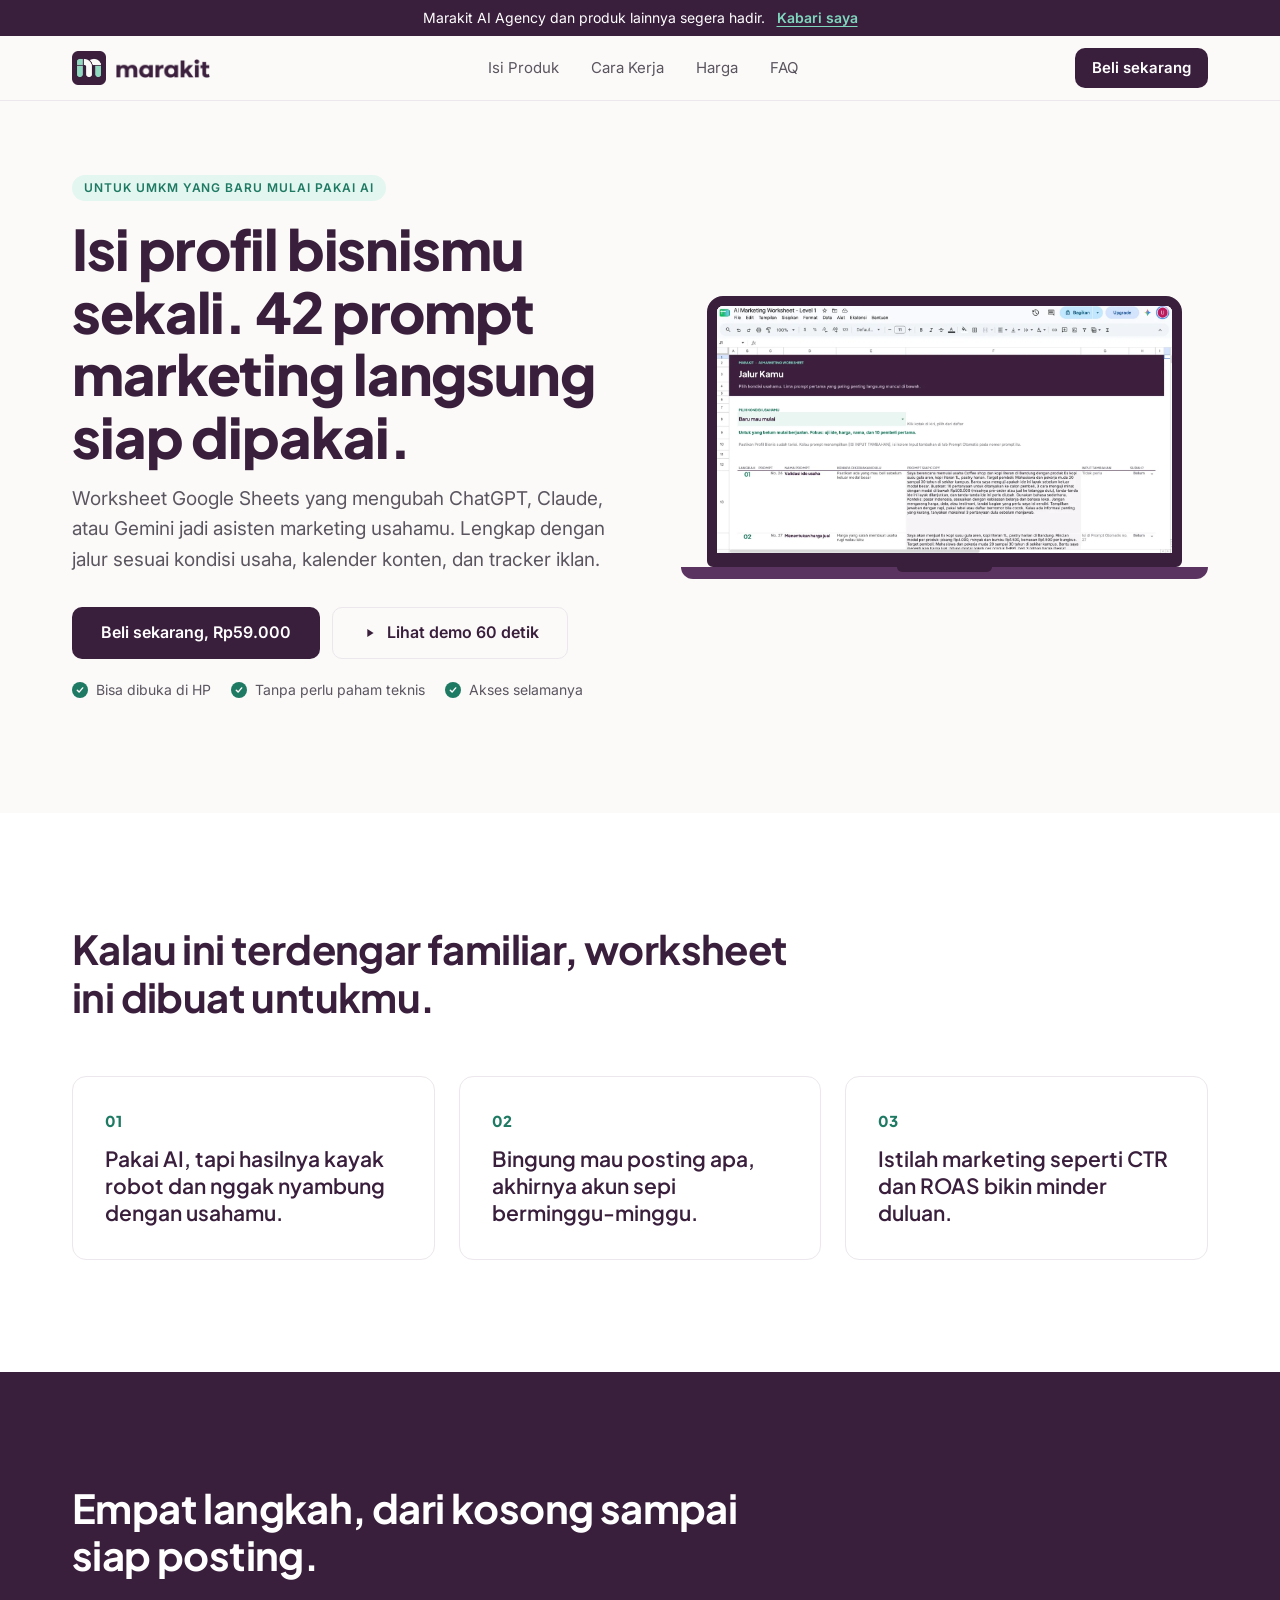
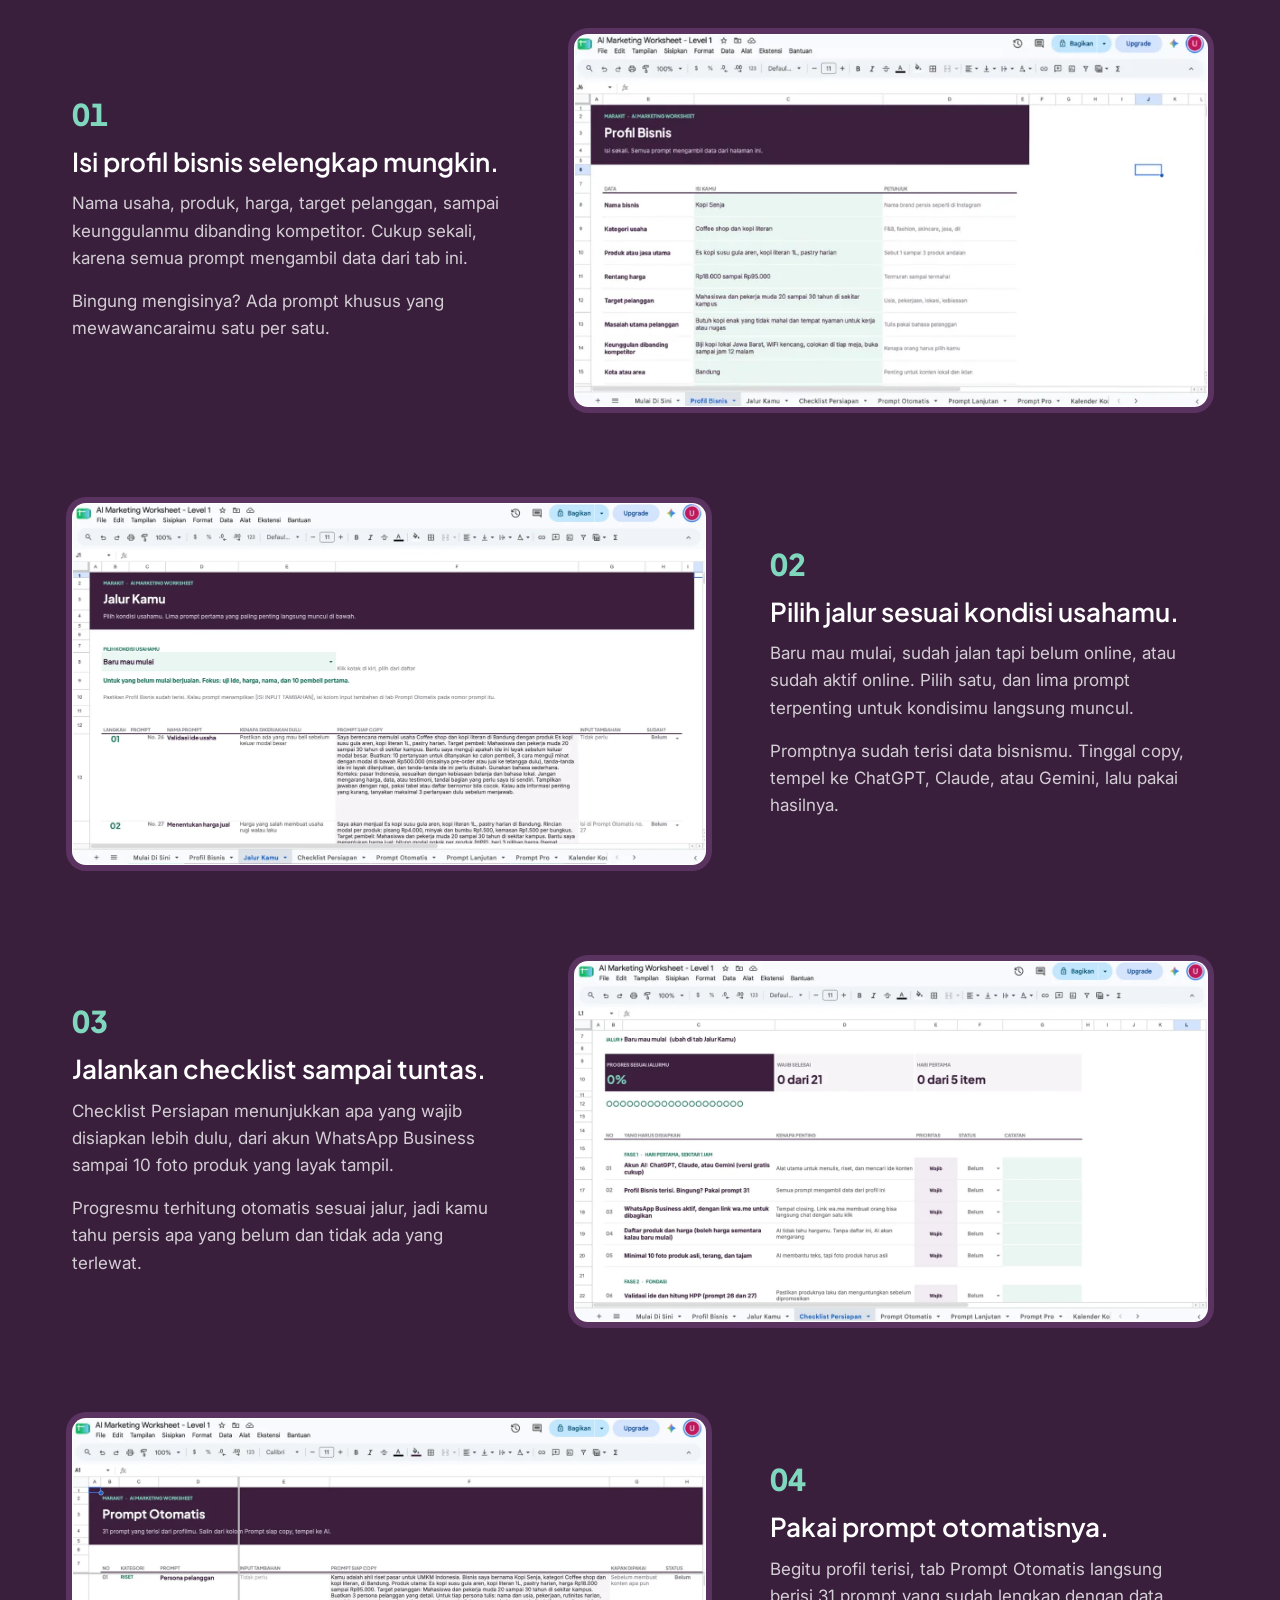
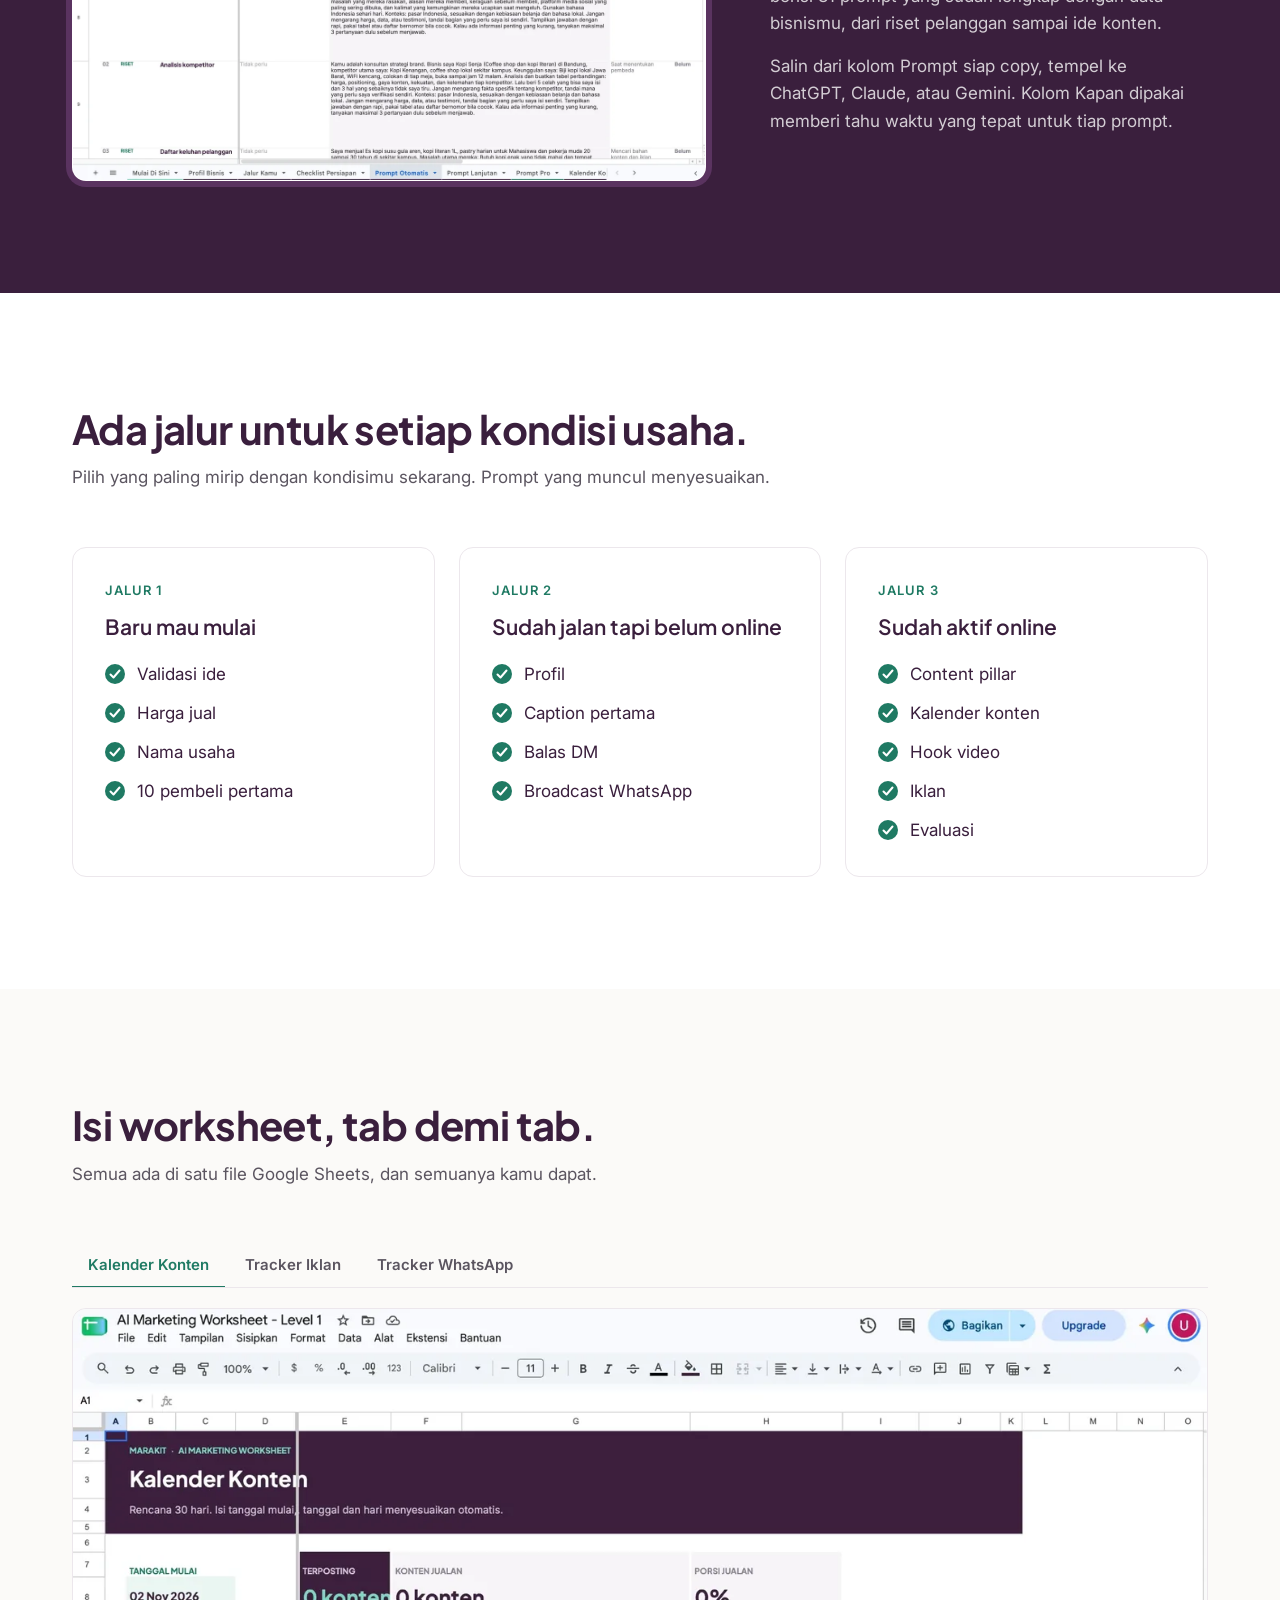
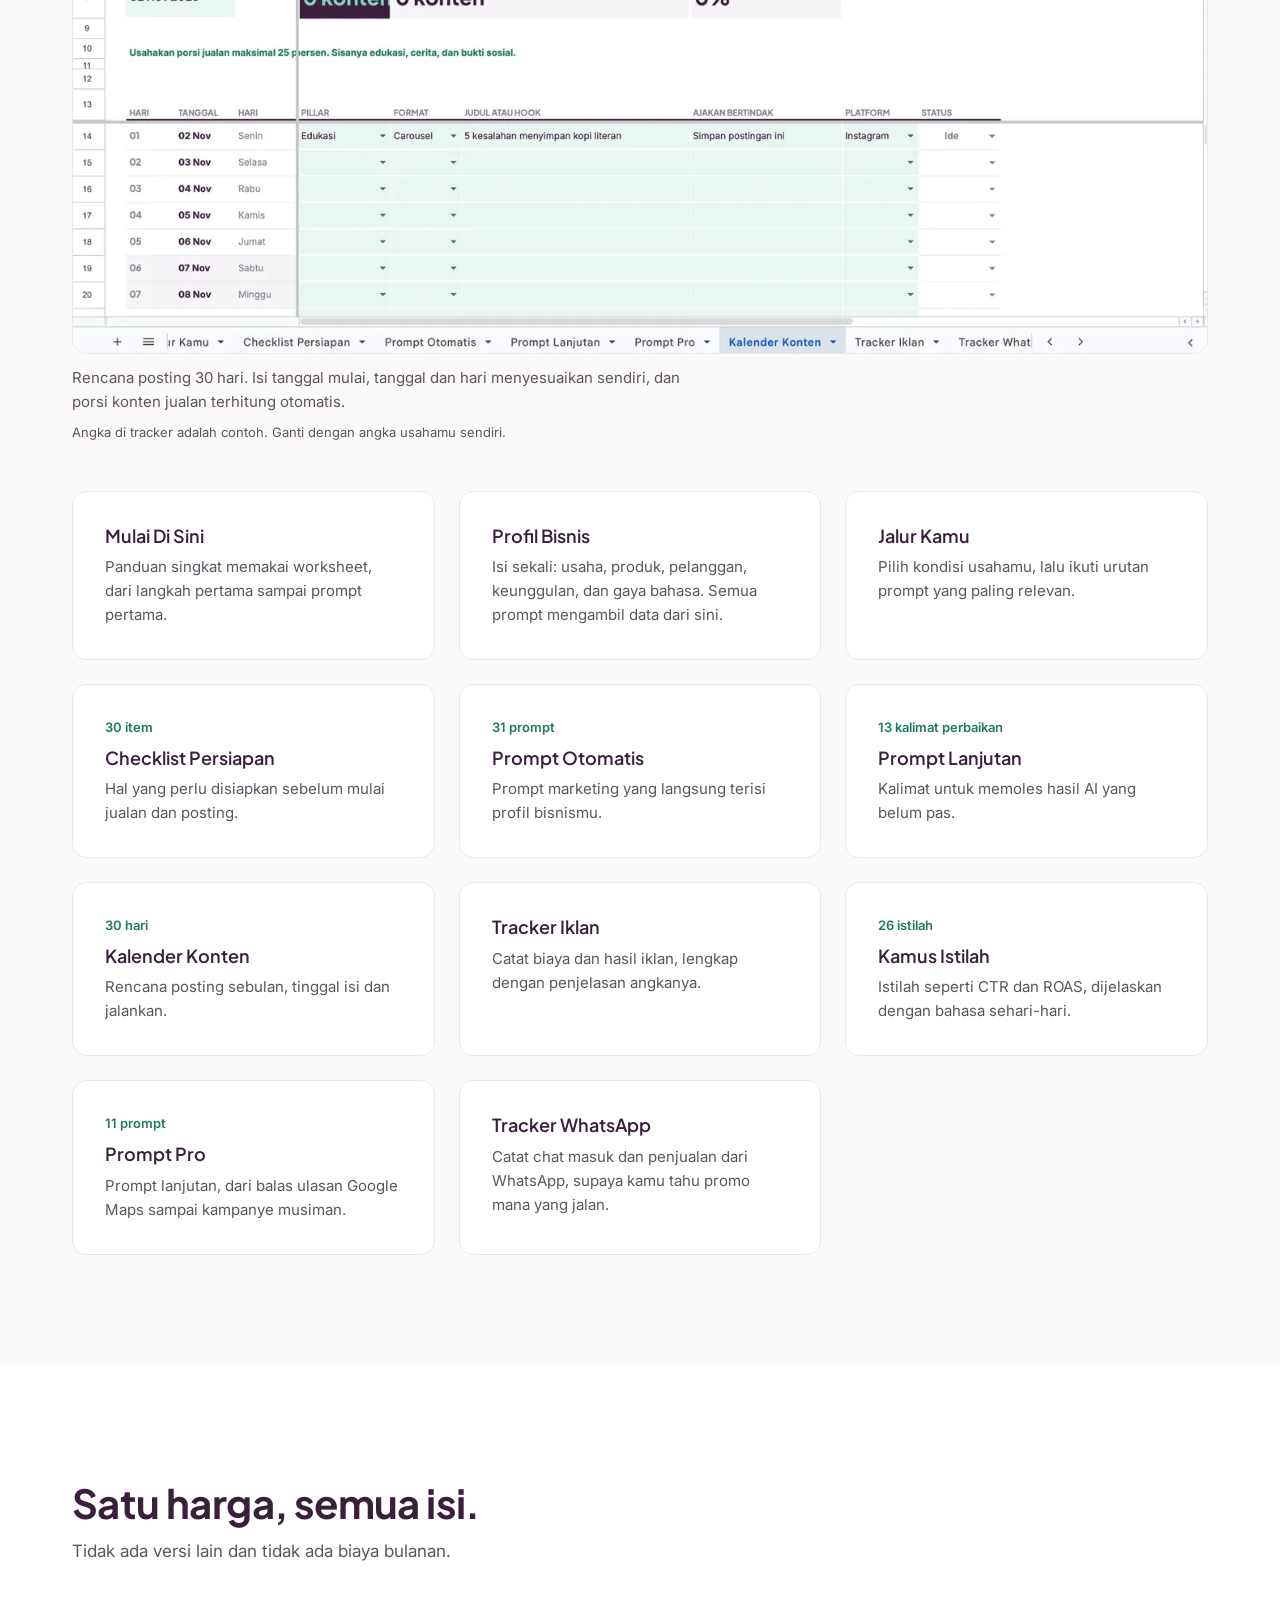
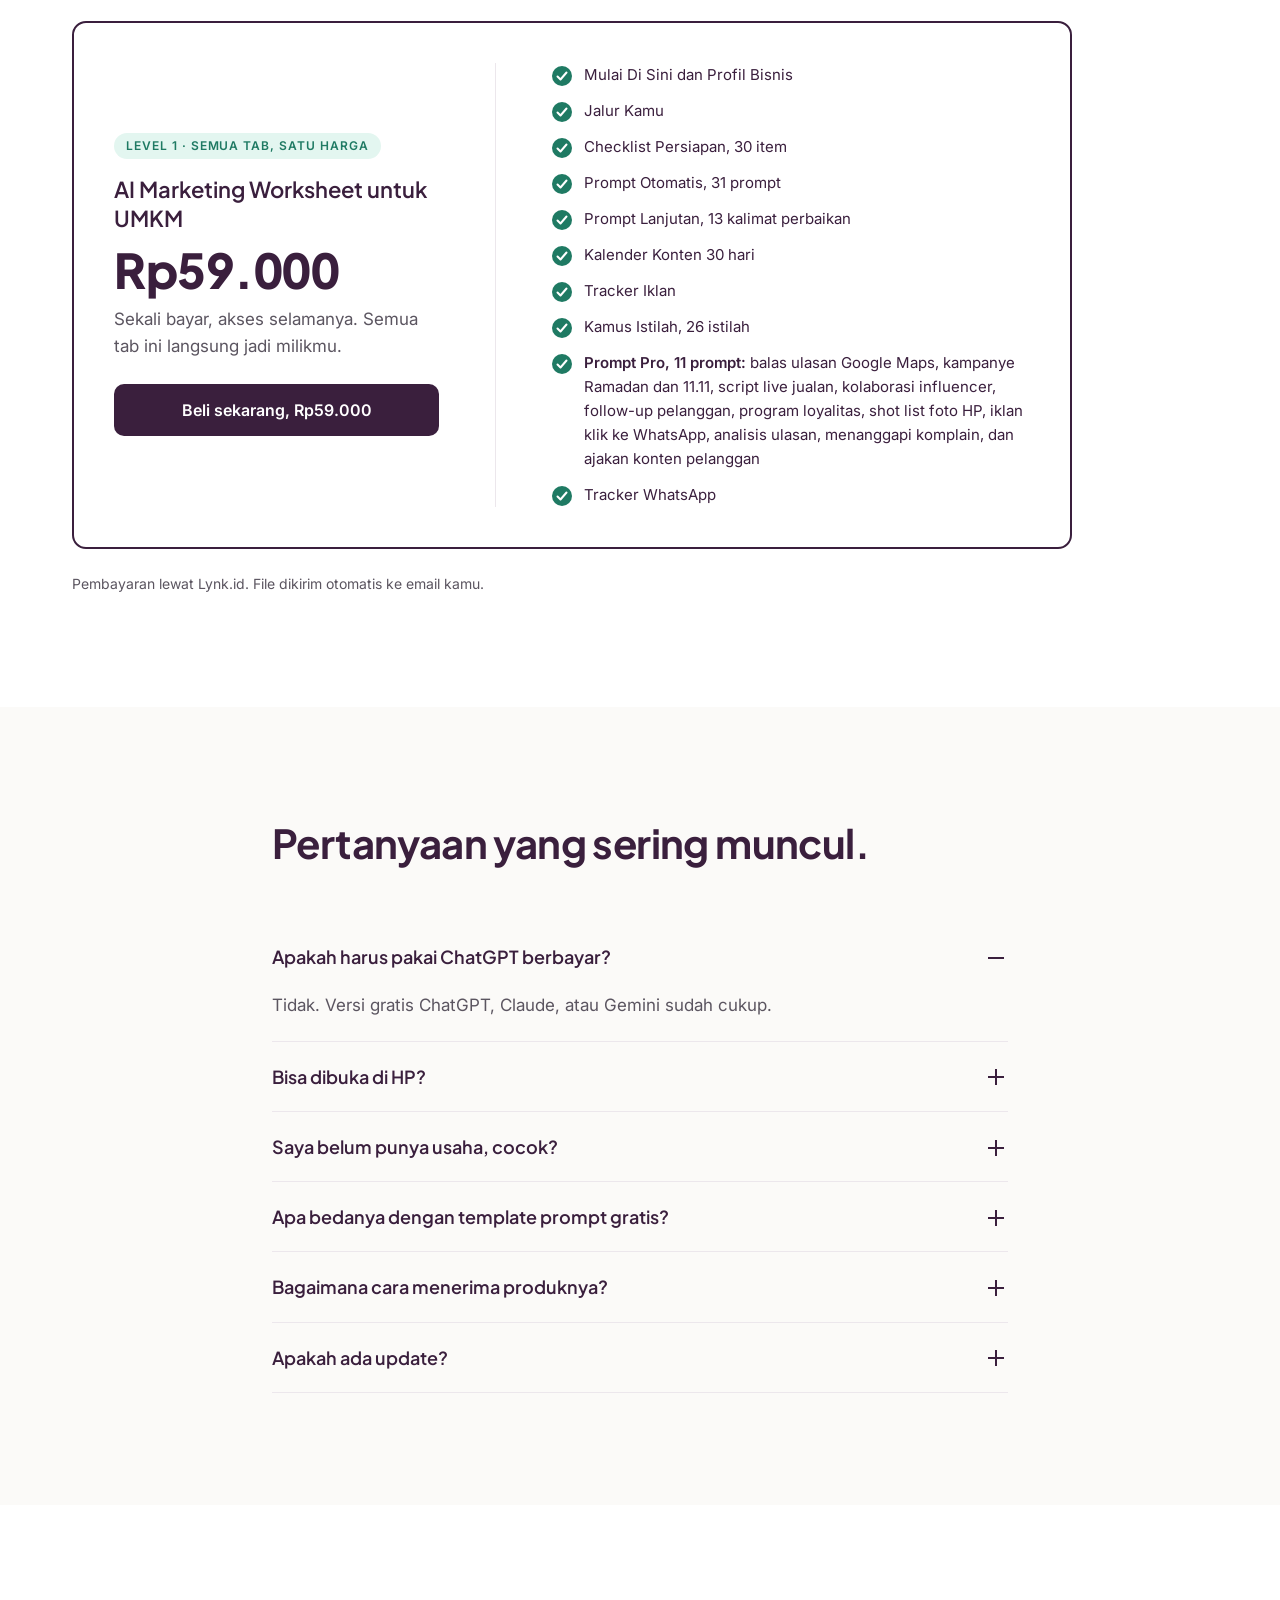
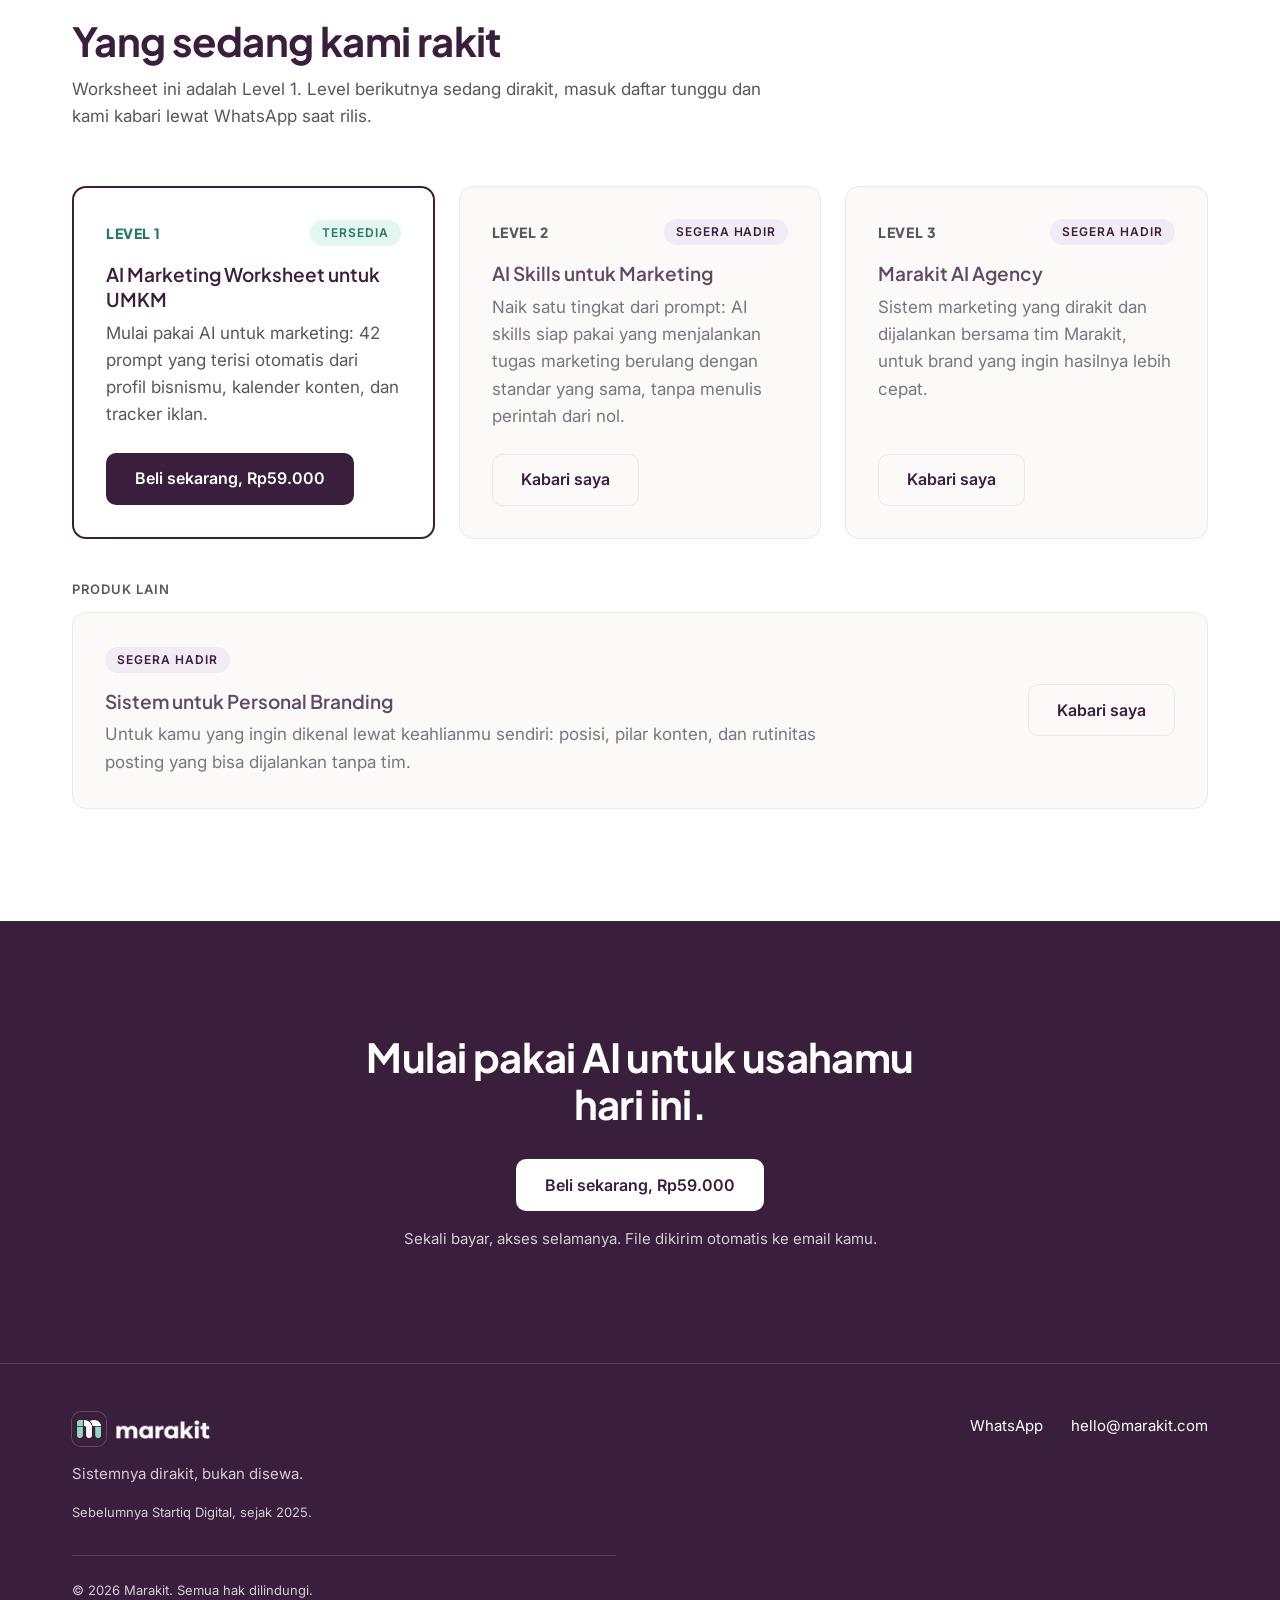
<file: index.html>
<!doctype html>
<html lang="id">
<head>
  <meta charset="utf-8">
  <meta name="viewport" content="width=device-width, initial-scale=1">
  <title>AI Marketing Worksheet untuk UMKM | Marakit</title>
  <meta name="description" content="42 prompt marketing yang terisi otomatis dari profil bisnismu. Untuk UMKM yang ingin memakai ChatGPT, Claude, atau Gemini tanpa ribet.">
  <link rel="canonical" href="https://marakit.com/">
  <meta name="theme-color" content="#3A1F3D">
  <script>document.documentElement.classList.add("js")</script>
  <link rel="icon" href="assets/favicon-32.png" sizes="32x32" type="image/png">
  <link rel="icon" href="assets/favicon-192.png" sizes="192x192" type="image/png">
  <link rel="apple-touch-icon" href="assets/apple-touch-icon.png">

  <meta property="og:type" content="product">
  <meta property="og:locale" content="id_ID">
  <meta property="og:site_name" content="Marakit">
  <meta property="og:url" content="https://marakit.com/">
  <meta property="og:title" content="AI Marketing Worksheet untuk UMKM | Marakit">
  <meta property="og:description" content="42 prompt marketing yang terisi otomatis dari profil bisnismu. Untuk UMKM yang ingin memakai ChatGPT, Claude, atau Gemini tanpa ribet.">
  <meta property="og:image" content="https://marakit.com/assets/og-worksheet.png">
  <meta property="og:image:width" content="1200">
  <meta property="og:image:height" content="630">
  <meta name="twitter:card" content="summary_large_image">

  <link rel="preconnect" href="https://fonts.googleapis.com">
  <link rel="preconnect" href="https://fonts.gstatic.com" crossorigin>
  <link rel="stylesheet" href="https://fonts.googleapis.com/css2?family=Plus+Jakarta+Sans:wght@600;700;800&family=Inter:wght@400;600&display=swap">
  <link rel="stylesheet" href="css/styles.css">

  <script type="application/ld+json">
  {
    "@context": "https://schema.org",
    "@type": "Product",
    "name": "AI Marketing Worksheet untuk UMKM",
    "description": "Worksheet Google Sheets berisi 42 prompt marketing yang terisi otomatis dari profil bisnismu, untuk dipakai di ChatGPT, Claude, atau Gemini.",
    "image": "https://marakit.com/assets/og-worksheet.png",
    "brand": { "@type": "Brand", "name": "Marakit" },
    "offers": [
      { "@type": "Offer", "price": "59000", "priceCurrency": "IDR", "availability": "https://schema.org/InStock", "url": "https://marakit.com/#harga" }
    ]
  }
  </script>
  <script type="application/ld+json">
  {
    "@context": "https://schema.org",
    "@type": "Organization",
    "name": "Marakit",
    "alternateName": "Startiq Digital",
    "url": "https://marakit.com/",
    "logo": "https://marakit.com/assets/brand/logo-mark.png",
    "email": "hello@marakit.com"
  }
  </script>
  <script type="application/ld+json">
  {
    "@context": "https://schema.org",
    "@type": "FAQPage",
    "mainEntity": [
      { "@type": "Question", "name": "Apakah harus pakai ChatGPT berbayar?", "acceptedAnswer": { "@type": "Answer", "text": "Tidak. Versi gratis ChatGPT, Claude, atau Gemini sudah cukup." } },
      { "@type": "Question", "name": "Bisa dibuka di HP?", "acceptedAnswer": { "@type": "Answer", "text": "Bisa, lewat aplikasi Google Sheets." } },
      { "@type": "Question", "name": "Saya belum punya usaha, cocok?", "acceptedAnswer": { "@type": "Answer", "text": "Cocok. Ada jalur khusus \"Baru mau mulai\"." } },
      { "@type": "Question", "name": "Apa bedanya dengan template prompt gratis?", "acceptedAnswer": { "@type": "Answer", "text": "Prompt di sini terisi otomatis dari profil bisnismu, jadi hasilnya sesuai usahamu, bukan generik." } },
      { "@type": "Question", "name": "Bagaimana cara menerima produknya?", "acceptedAnswer": { "@type": "Answer", "text": "Setelah bayar di Lynk.id, link Google Sheets dikirim ke email. Klik \"Buat salinan\" dan worksheet jadi milikmu." } },
      { "@type": "Question", "name": "Apakah ada update?", "acceptedAnswer": { "@type": "Answer", "text": "Ya, pembeli mendapat update gratis." } }
    ]
  }
  </script>
</head>
<body>
  <a class="skip-link" href="#main">Langsung ke konten</a>

  <!-- 1. Announcement bar -->
  <div class="announce">
    <div class="container announce__inner">
      <p>Marakit AI Agency dan produk lainnya segera hadir.</p>
      <a href="#segera-hadir" data-track="announce_kabari">Kabari saya</a>
    </div>
  </div>

  <!-- 2. Navbar -->
  <header class="nav" id="top">
    <div class="container nav__inner">
      <a class="brand" href="#top" aria-label="Marakit, beranda">
        <img class="brand__mark" src="assets/brand/logo-mark.webp" alt="" width="36" height="36">
        <span class="brand__text">
          <img class="brand__word" src="assets/brand/wordmark-plum.webp" alt="Marakit" width="99" height="20">
        </span>
      </a>
      <nav class="nav__menu" id="nav-menu" aria-label="Navigasi utama">
        <ul class="nav__links">
          <li><a href="#isi-produk">Isi Produk</a></li>
          <li><a href="#cara-kerja">Cara Kerja</a></li>
          <li><a href="#harga">Harga</a></li>
          <li><a href="#faq">FAQ</a></li>
        </ul>
      </nav>
      <div class="nav__actions">
        <a class="btn btn--primary btn--sm" href="https://wa.me/6281220694447" data-buy data-loc="navbar" target="_blank" rel="noopener">Beli sekarang</a>
        <button class="nav__toggle" type="button" aria-expanded="false" aria-controls="nav-menu" aria-label="Buka menu">
          <span></span><span></span><span></span>
        </button>
      </div>
    </div>
  </header>

  <main id="main">
    <!-- 3. Hero -->
    <section class="hero section--bone" id="hero">
      <div class="container hero__grid">
        <div class="hero__copy">
          <span class="badge">Untuk UMKM yang baru mulai pakai AI</span>
          <h1>Isi profil bisnismu sekali. 42 prompt marketing langsung siap dipakai.</h1>
          <p class="lead">Worksheet Google Sheets yang mengubah ChatGPT, Claude, atau Gemini jadi asisten marketing usahamu. Lengkap dengan jalur sesuai kondisi usaha, kalender konten, dan tracker iklan.</p>
          <div class="hero__actions">
            <a class="btn btn--primary" href="https://wa.me/6281220694447" data-buy data-loc="hero" target="_blank" rel="noopener">Beli sekarang, Rp59.000</a>
            <button class="btn btn--secondary" type="button" data-demo>
              <svg class="btn__icon" viewBox="0 0 20 20" width="18" height="18" aria-hidden="true"><path d="M7 5.5v9l7-4.5z" fill="currentColor"/></svg>
              Lihat demo 60 detik
            </button>
          </div>
          <ul class="hero__points">
            <li>Bisa dibuka di HP</li>
            <li>Tanpa perlu paham teknis</li>
            <li>Akses selamanya</li>
          </ul>
        </div>

        <!-- Screenshot tab Jalur Kamu. Placeholder di bawahnya hanya tampil kalau gambar gagal dimuat. -->
        <div class="hero__visual">
          <div class="device">
            <div class="device__screen">
              <img src="assets/steps/jalur-kamu.webp" alt="Tab Jalur Kamu di Google Sheets, berisi prompt yang sudah terisi data bisnis dan siap di-copy" width="1400" height="797" fetchpriority="high" onerror="this.remove()">
              <div class="device__placeholder" aria-hidden="true"><span>SCREENSHOT WORKSHEET</span></div>
            </div>
            <div class="device__base" aria-hidden="true"></div>
          </div>
        </div>
      </div>
    </section>

    <!-- 4. Masalah -->
    <section class="section section--white" id="masalah">
      <div class="container">
        <header class="section__head">
          <h2>Kalau ini terdengar familiar, worksheet ini dibuat untukmu.</h2>
        </header>
        <div class="grid grid--3">
          <article class="card problem">
            <span class="problem__num">01</span>
            <h3>Pakai AI, tapi hasilnya kayak robot dan nggak nyambung dengan usahamu.</h3>
          </article>
          <article class="card problem">
            <span class="problem__num">02</span>
            <h3>Bingung mau posting apa, akhirnya akun sepi berminggu-minggu.</h3>
          </article>
          <article class="card problem">
            <span class="problem__num">03</span>
            <h3>Istilah marketing seperti CTR dan ROAS bikin minder duluan.</h3>
          </article>
        </div>
      </div>
    </section>

    <!-- 5. Cara Kerja -->
    <section class="section section--dark" id="cara-kerja">
      <div class="container">
        <header class="section__head">
          <h2>Empat langkah, dari kosong sampai siap posting.</h2>
        </header>
        <ol class="howto">
          <li class="howto__step">
            <div class="howto__text">
              <span class="step__num mono">01</span>
              <h3>Isi profil bisnis selengkap mungkin.</h3>
              <p>Nama usaha, produk, harga, target pelanggan, sampai keunggulanmu dibanding kompetitor. Cukup sekali, karena semua prompt mengambil data dari tab ini.</p>
              <p>Bingung mengisinya? Ada prompt khusus yang mewawancaraimu satu per satu.</p>
            </div>
            <figure class="howto__shot">
              <a href="assets/steps/profil-bisnis.webp" target="_blank" rel="noopener" aria-label="Buka screenshot ukuran penuh"><img src="assets/steps/profil-bisnis.webp" alt="Tab Profil Bisnis: kolom nama bisnis, kategori usaha, produk, rentang harga, target pelanggan, dan keunggulan" width="781" height="458" loading="lazy"></a>
            </figure>
          </li>
          <li class="howto__step">
            <div class="howto__text">
              <span class="step__num mono">02</span>
              <h3>Pilih jalur sesuai kondisi usahamu.</h3>
              <p>Baru mau mulai, sudah jalan tapi belum online, atau sudah aktif online. Pilih satu, dan lima prompt terpenting untuk kondisimu langsung muncul.</p>
              <p>Promptnya sudah terisi data bisnismu. Tinggal copy, tempel ke ChatGPT, Claude, atau Gemini, lalu pakai hasilnya.</p>
            </div>
            <figure class="howto__shot">
              <a href="assets/steps/jalur-kamu.webp" target="_blank" rel="noopener" aria-label="Buka screenshot ukuran penuh"><img src="assets/steps/jalur-kamu.webp" alt="Tab Jalur Kamu: pilihan kondisi usaha dan daftar prompt siap copy yang sudah terisi data bisnis" width="1400" height="797" loading="lazy"></a>
            </figure>
          </li>
          <li class="howto__step">
            <div class="howto__text">
              <span class="step__num mono">03</span>
              <h3>Jalankan checklist sampai tuntas.</h3>
              <p>Checklist Persiapan menunjukkan apa yang wajib disiapkan lebih dulu, dari akun WhatsApp Business sampai 10 foto produk yang layak tampil.</p>
              <p>Progresmu terhitung otomatis sesuai jalur, jadi kamu tahu persis apa yang belum dan tidak ada yang terlewat.</p>
            </div>
            <figure class="howto__shot">
              <a href="assets/steps/checklist.webp" target="_blank" rel="noopener" aria-label="Buka screenshot ukuran penuh"><img src="assets/steps/checklist.webp" alt="Tab Checklist Persiapan: progres sesuai jalur, jumlah item wajib yang selesai, dan daftar persiapan per fase" width="1400" height="794" loading="lazy"></a>
            </figure>
          </li>
          <li class="howto__step">
            <div class="howto__text">
              <span class="step__num mono">04</span>
              <h3>Pakai prompt otomatisnya.</h3>
              <p>Begitu profil terisi, tab Prompt Otomatis langsung berisi 31 prompt yang sudah lengkap dengan data bisnismu, dari riset pelanggan sampai ide konten.</p>
              <p>Salin dari kolom Prompt siap copy, tempel ke ChatGPT, Claude, atau Gemini. Kolom Kapan dipakai memberi tahu waktu yang tepat untuk tiap prompt.</p>
            </div>
            <figure class="howto__shot">
              <a href="assets/steps/prompt-otomatis.webp" target="_blank" rel="noopener" aria-label="Buka screenshot ukuran penuh"><img src="assets/steps/prompt-otomatis.webp" alt="Tab Prompt Otomatis: daftar prompt per kategori dengan kolom Prompt siap copy yang sudah terisi data bisnis" width="1400" height="800" loading="lazy"></a>
            </figure>
          </li>
        </ol>
      </div>
    </section>

    <!-- 6. Untuk Siapa -->
    <section class="section section--white" id="untuk-siapa">
      <div class="container">
        <header class="section__head">
          <h2>Ada jalur untuk setiap kondisi usaha.</h2>
          <p class="section__sub">Pilih yang paling mirip dengan kondisimu sekarang. Prompt yang muncul menyesuaikan.</p>
        </header>
        <div class="grid grid--3">
          <article class="card path">
            <p class="caption">Jalur 1</p>
            <h3>Baru mau mulai</h3>
            <ul class="checklist">
              <li>Validasi ide</li>
              <li>Harga jual</li>
              <li>Nama usaha</li>
              <li>10 pembeli pertama</li>
            </ul>
          </article>
          <article class="card path">
            <p class="caption">Jalur 2</p>
            <h3>Sudah jalan tapi belum online</h3>
            <ul class="checklist">
              <li>Profil</li>
              <li>Caption pertama</li>
              <li>Balas DM</li>
              <li>Broadcast WhatsApp</li>
            </ul>
          </article>
          <article class="card path">
            <p class="caption">Jalur 3</p>
            <h3>Sudah aktif online</h3>
            <ul class="checklist">
              <li>Content pillar</li>
              <li>Kalender konten</li>
              <li>Hook video</li>
              <li>Iklan</li>
              <li>Evaluasi</li>
            </ul>
          </article>
        </div>
      </div>
    </section>

    <!-- 7. Isi Produk: satu kartu per tab di Google Sheets -->
    <!-- GANTI kalau perlu: cek ulang deskripsi singkat tiap tab supaya sesuai isi worksheet. -->
    <section class="section section--bone" id="isi-produk">
      <div class="container">
        <header class="section__head">
          <h2>Isi worksheet, tab demi tab.</h2>
          <p class="section__sub">Semua ada di satu file Google Sheets, dan semuanya kamu dapat.</p>
        </header>

        <!-- Preview tab worksheet. Tombol tab mengganti screenshot; tanpa JS semua screenshot tampil berurutan. -->
        <div class="tabview" data-tabview>
          <div class="tabview__tabs" role="tablist" aria-label="Lihat isi tab worksheet">
            <button type="button" class="tabview__tab" role="tab" id="tvt-kalender" aria-controls="tvp-kalender" aria-selected="true" tabindex="0">Kalender Konten</button>
            <button type="button" class="tabview__tab" role="tab" id="tvt-iklan" aria-controls="tvp-iklan" aria-selected="false" tabindex="-1">Tracker Iklan</button>
            <button type="button" class="tabview__tab" role="tab" id="tvt-wa" aria-controls="tvp-wa" aria-selected="false" tabindex="-1">Tracker WhatsApp</button>
          </div>
          <figure class="tabview__panel is-active" role="tabpanel" id="tvp-kalender" aria-labelledby="tvt-kalender">
            <div class="tabview__shot"><a href="assets/steps/kalender-konten.webp" target="_blank" rel="noopener" aria-label="Buka screenshot ukuran penuh"><img src="assets/steps/kalender-konten.webp" alt="Tab Kalender Konten: rencana 30 hari dengan kolom pillar, format, hook, ajakan bertindak, dan platform" width="1400" height="795" loading="lazy"></a></div>
            <figcaption>Rencana posting 30 hari. Isi tanggal mulai, tanggal dan hari menyesuaikan sendiri, dan porsi konten jualan terhitung otomatis.</figcaption>
          </figure>
          <figure class="tabview__panel" role="tabpanel" id="tvp-iklan" aria-labelledby="tvt-iklan">
            <div class="tabview__shot"><a href="assets/steps/tracker-iklan.webp" target="_blank" rel="noopener" aria-label="Buka screenshot ukuran penuh"><img src="assets/steps/tracker-iklan.webp" alt="Tab Tracker Iklan: target CPA dan ROAS, ringkasan budget dan omzet, serta tabel iklan per minggu" width="1400" height="797" loading="lazy"></a></div>
            <figcaption>Isi angka dari Ads Manager tiap minggu. CTR, CPC, CPA, dan ROAS terhitung otomatis, lengkap dengan saran scale atau perbaiki.</figcaption>
          </figure>
          <figure class="tabview__panel" role="tabpanel" id="tvp-wa" aria-labelledby="tvt-wa">
            <div class="tabview__shot"><a href="assets/steps/tracker-whatsapp.webp" target="_blank" rel="noopener" aria-label="Buka screenshot ukuran penuh"><img src="assets/steps/tracker-whatsapp.webp" alt="Tab Tracker WhatsApp: biaya per chat, closing rate, dan ROAS dari iklan yang mengarah ke WhatsApp" width="1400" height="797" loading="lazy"></a></div>
            <figcaption>Untuk iklan dan boost yang mengarah ke chat WhatsApp. Hasilnya diukur dari chat masuk dan yang jadi membeli.</figcaption>
          </figure>
          <p class="tabview__note">Angka di tracker adalah contoh. Ganti dengan angka usahamu sendiri.</p>
        </div>

        <div class="tabs-grid">
          <article class="card tab-card">
            <h3>Mulai Di Sini</h3>
            <p>Panduan singkat memakai worksheet, dari langkah pertama sampai prompt pertama.</p>
          </article>
          <article class="card tab-card">
            <h3>Profil Bisnis</h3>
            <p>Isi sekali: usaha, produk, pelanggan, keunggulan, dan gaya bahasa. Semua prompt mengambil data dari sini.</p>
          </article>
          <article class="card tab-card">
            <h3>Jalur Kamu</h3>
            <p>Pilih kondisi usahamu, lalu ikuti urutan prompt yang paling relevan.</p>
          </article>
          <article class="card tab-card">
            <span class="tab-card__count">30 item</span>
            <h3>Checklist Persiapan</h3>
            <p>Hal yang perlu disiapkan sebelum mulai jualan dan posting.</p>
          </article>
          <article class="card tab-card">
            <span class="tab-card__count">31 prompt</span>
            <h3>Prompt Otomatis</h3>
            <p>Prompt marketing yang langsung terisi profil bisnismu.</p>
          </article>
          <article class="card tab-card">
            <span class="tab-card__count">13 kalimat perbaikan</span>
            <h3>Prompt Lanjutan</h3>
            <p>Kalimat untuk memoles hasil AI yang belum pas.</p>
          </article>
          <article class="card tab-card">
            <span class="tab-card__count">30 hari</span>
            <h3>Kalender Konten</h3>
            <p>Rencana posting sebulan, tinggal isi dan jalankan.</p>
          </article>
          <article class="card tab-card">
            <h3>Tracker Iklan</h3>
            <p>Catat biaya dan hasil iklan, lengkap dengan penjelasan angkanya.</p>
          </article>
          <article class="card tab-card">
            <span class="tab-card__count">26 istilah</span>
            <h3>Kamus Istilah</h3>
            <p>Istilah seperti CTR dan ROAS, dijelaskan dengan bahasa sehari-hari.</p>
          </article>
          <article class="card tab-card">
            <span class="tab-card__count">11 prompt</span>
            <h3>Prompt Pro</h3>
            <p>Prompt lanjutan, dari balas ulasan Google Maps sampai kampanye musiman.</p>
          </article>
          <article class="card tab-card">
            <h3>Tracker WhatsApp</h3>
            <p>Catat chat masuk dan penjualan dari WhatsApp, supaya kamu tahu promo mana yang jalan.</p>
          </article>
        </div>
      </div>
    </section>

    <!-- 8. Harga -->
    <section class="section section--white" id="harga">
      <div class="container">
        <header class="section__head">
          <h2>Satu harga, semua isi.</h2>
          <p class="section__sub">Tidak ada versi lain dan tidak ada biaya bulanan.</p>
        </header>
        <article class="card price-card" id="harga-worksheet">
          <div class="price-card__main">
            <span class="badge">Level 1 · Semua tab, satu harga</span>
            <h3>AI Marketing Worksheet untuk UMKM</h3>
            <p class="price-card__price"><span class="mono">Rp59.000</span></p>
            <p class="price-card__for">Sekali bayar, akses selamanya. Semua tab ini langsung jadi milikmu.</p>
            <a class="btn btn--primary btn--block" href="https://wa.me/6281220694447" data-buy data-loc="harga" target="_blank" rel="noopener">Beli sekarang, Rp59.000</a>
          </div>
          <ul class="checklist price-card__list">
            <li>Mulai Di Sini dan Profil Bisnis</li>
            <li>Jalur Kamu</li>
            <li>Checklist Persiapan, 30 item</li>
            <li>Prompt Otomatis, 31 prompt</li>
            <li>Prompt Lanjutan, 13 kalimat perbaikan</li>
            <li>Kalender Konten 30 hari</li>
            <li>Tracker Iklan</li>
            <li>Kamus Istilah, 26 istilah</li>
            <li><strong>Prompt Pro, 11 prompt:</strong> balas ulasan Google Maps, kampanye Ramadan dan 11.11, script live jualan, kolaborasi influencer, follow-up pelanggan, program loyalitas, shot list foto HP, iklan klik ke WhatsApp, analisis ulasan, menanggapi komplain, dan ajakan konten pelanggan</li>
            <li>Tracker WhatsApp</li>
          </ul>
        </article>
        <p class="price-note">Pembayaran lewat Lynk.id. File dikirim otomatis ke email kamu.</p>
      </div>
    </section>

    <!-- 9. Testimoni: disembunyikan sampai ada testimoni asli (CONFIG.showTestimonials di js/main.js). -->
    <section class="section section--white" id="testimoni" hidden>
      <div class="container">
        <header class="section__head">
          <h2>Kata mereka yang sudah pakai.</h2>
        </header>
        <div class="grid grid--3" data-testimonials></div>
      </div>
      <template id="testimonial-card">
        <figure class="card testimonial">
          <blockquote class="testimonial__quote"></blockquote>
          <figcaption class="testimonial__who"><strong class="testimonial__name"></strong><span class="testimonial__biz"></span></figcaption>
        </figure>
      </template>
    </section>

    <!-- 10. FAQ -->
    <section class="section section--bone" id="faq">
      <div class="container container--narrow">
        <header class="section__head">
          <h2>Pertanyaan yang sering muncul.</h2>
        </header>
        <div class="faq">
          <details name="faq" open>
            <summary>Apakah harus pakai ChatGPT berbayar?</summary>
            <p>Tidak. Versi gratis ChatGPT, Claude, atau Gemini sudah cukup.</p>
          </details>
          <details name="faq">
            <summary>Bisa dibuka di HP?</summary>
            <p>Bisa, lewat aplikasi Google Sheets.</p>
          </details>
          <details name="faq">
            <summary>Saya belum punya usaha, cocok?</summary>
            <p>Cocok. Ada jalur khusus "Baru mau mulai".</p>
          </details>
          <details name="faq">
            <summary>Apa bedanya dengan template prompt gratis?</summary>
            <p>Prompt di sini terisi otomatis dari profil bisnismu, jadi hasilnya sesuai usahamu, bukan generik.</p>
          </details>
          <details name="faq">
            <summary>Bagaimana cara menerima produknya?</summary>
            <p>Setelah bayar di Lynk.id, link Google Sheets dikirim ke email. Klik "Buat salinan" dan worksheet jadi milikmu.</p>
          </details>
          <!-- GANTI: pastikan kebijakan update ini benar. -->
          <details name="faq">
            <summary>Apakah ada update?</summary>
            <p>Ya, pembeli mendapat update gratis.</p>
          </details>
          <!-- GANTI: tulis kebijakan refund, lalu hapus atribut hidden. Juga tambahkan ke FAQPage JSON-LD di head. -->
          <details name="faq" hidden>
            <summary>Bisa refund?</summary>
            <p>[Isi kebijakan refund]</p>
          </details>
        </div>
      </div>
    </section>

    <!-- 11. Segera Hadir -->
    <section class="section section--white" id="segera-hadir">
      <div class="container">
        <header class="section__head">
          <h2>Yang sedang kami rakit</h2>
          <p class="section__sub">Worksheet ini adalah Level 1. Level berikutnya sedang dirakit, masuk daftar tunggu dan kami kabari lewat WhatsApp saat rilis.</p>
        </header>
        <!-- Jenjang produk Marakit. GANTI kalau perlu: deskripsi Level 2 dan Personal Branding. -->
        <ol class="levels">
          <li class="card level level--now">
            <div class="level__top"><span class="level__num">Level 1</span><span class="badge">Tersedia</span></div>
            <h3 class="product__name">AI Marketing Worksheet untuk UMKM</h3>
            <p class="product__desc">Mulai pakai AI untuk marketing: 42 prompt yang terisi otomatis dari profil bisnismu, kalender konten, dan tracker iklan.</p>
            <a class="btn btn--primary" href="https://lynk.id/upridzal/17vdrmmmrpx4/checkout" data-buy data-loc="level" target="_blank" rel="noopener">Beli sekarang, Rp59.000</a>
          </li>
          <li class="card level product--soon">
            <div class="level__top"><span class="level__num">Level 2</span><span class="badge badge--soon">Segera hadir</span></div>
            <h3 class="product__name">AI Skills untuk Marketing</h3>
            <p class="product__desc">Naik satu tingkat dari prompt: AI skills siap pakai yang menjalankan tugas marketing berulang dengan standar yang sama, tanpa menulis perintah dari nol.</p>
            <a class="btn btn--secondary" href="https://wa.me/6281220694447" data-waitlist="AI Skills untuk Marketing" target="_blank" rel="noopener">Kabari saya</a>
          </li>
          <li class="card level product--soon">
            <div class="level__top"><span class="level__num">Level 3</span><span class="badge badge--soon">Segera hadir</span></div>
            <h3 class="product__name">Marakit AI Agency</h3>
            <p class="product__desc">Sistem marketing yang dirakit dan dijalankan bersama tim Marakit, untuk brand yang ingin hasilnya lebih cepat.</p>
            <a class="btn btn--secondary" href="https://wa.me/6281220694447" data-waitlist="Marakit AI Agency" target="_blank" rel="noopener">Kabari saya</a>
          </li>
        </ol>

        <p class="caption levels__other">Produk lain</p>
        <article class="card product product--soon product--wide">
          <div>
            <span class="badge badge--soon">Segera hadir</span>
            <h3 class="product__name">Sistem untuk Personal Branding</h3>
            <p class="product__desc">Untuk kamu yang ingin dikenal lewat keahlianmu sendiri: posisi, pilar konten, dan rutinitas posting yang bisa dijalankan tanpa tim.</p>
          </div>
          <a class="btn btn--secondary" href="https://wa.me/6281220694447" data-waitlist="Sistem untuk Personal Branding" target="_blank" rel="noopener">Kabari saya</a>
        </article>
      </div>
    </section>

    <!-- 12. CTA Penutup -->
    <section class="section section--dark" id="mulai">
      <div class="container closing-cta">
        <h2>Mulai pakai AI untuk usahamu hari ini.</h2>
        <a class="btn btn--light" href="https://wa.me/6281220694447" data-buy data-loc="penutup" target="_blank" rel="noopener">Beli sekarang, Rp59.000</a>
        <p class="closing-cta__alt">Sekali bayar, akses selamanya. File dikirim otomatis ke email kamu.</p>
      </div>
    </section>
  </main>

  <!-- 13. Footer -->
  <footer class="footer">
    <div class="container footer__grid">
      <div>
        <p class="brand brand--light"><img class="brand__mark" src="assets/brand/logo-mark.webp" alt="" width="36" height="36"><span class="brand__text"><img class="brand__word" src="assets/brand/wordmark-white.webp" alt="Marakit" width="99" height="20"></span></p>
        <p class="footer__tag">Sistemnya dirakit, bukan disewa.</p>
        <p class="footer__note">Sebelumnya Startiq Digital, sejak 2025.</p>
      </div>
      <ul class="footer__links">
        <li><a href="https://wa.me/6281220694447" data-wa="footer" target="_blank" rel="noopener">WhatsApp</a></li>
        <li><a href="#" data-social="instagram" target="_blank" rel="noopener">Instagram</a></li>
        <li><a href="#" data-social="tiktok" target="_blank" rel="noopener">TikTok</a></li>
        <li><a href="mailto:hello@marakit.com">hello@marakit.com</a></li>
      </ul>
      <p class="footer__legal">&copy; 2026 Marakit. Semua hak dilindungi.</p>
    </div>
  </footer>

  <!-- Sticky bottom bar di mobile, muncul setelah melewati hero -->
  <div class="buybar" aria-hidden="true">
    <div class="buybar__info"><strong>AI Marketing Worksheet</strong><span>Akses selamanya</span></div>
    <a class="btn btn--primary" href="https://wa.me/6281220694447" data-buy data-loc="sticky" target="_blank" rel="noopener" tabindex="-1">Beli Rp59.000</a>
  </div>

  <!-- Modal demo -->
  <dialog class="modal" id="demo-modal" aria-labelledby="demo-title">
    <div class="modal__head">
      <h2 class="modal__title" id="demo-title">Demo 60 detik</h2>
      <button class="modal__close" type="button" data-close aria-label="Tutup">
        <svg viewBox="0 0 20 20" width="20" height="20" aria-hidden="true"><path d="M5 5l10 10M15 5L5 15" stroke="currentColor" stroke-width="2" stroke-linecap="round"/></svg>
      </button>
    </div>
    <div class="modal__body" data-demo-body>
      <div class="modal__placeholder"><span>VIDEO DEMO 60 DETIK</span></div>
    </div>
  </dialog>

  <script src="js/main.js" defer></script>
  <script src="js/fx.js" defer></script>
</body>
</html>
</file>
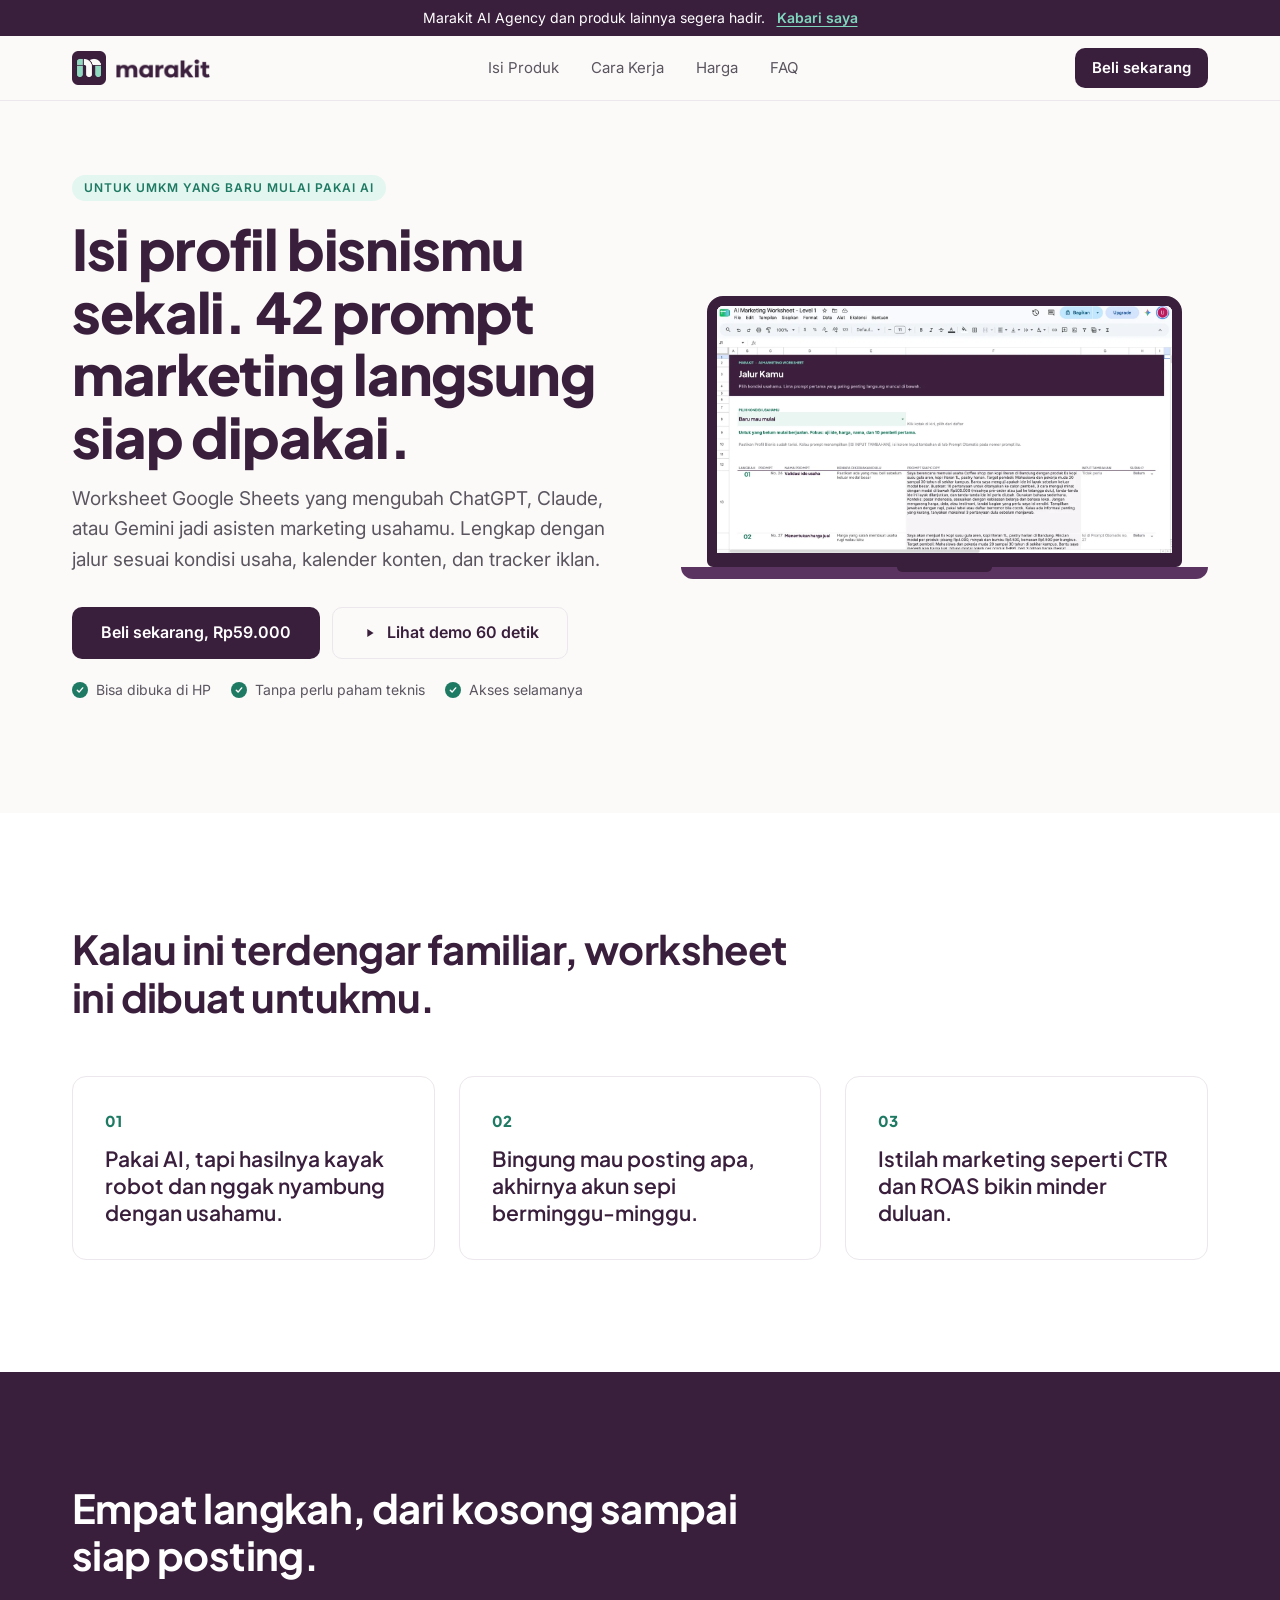
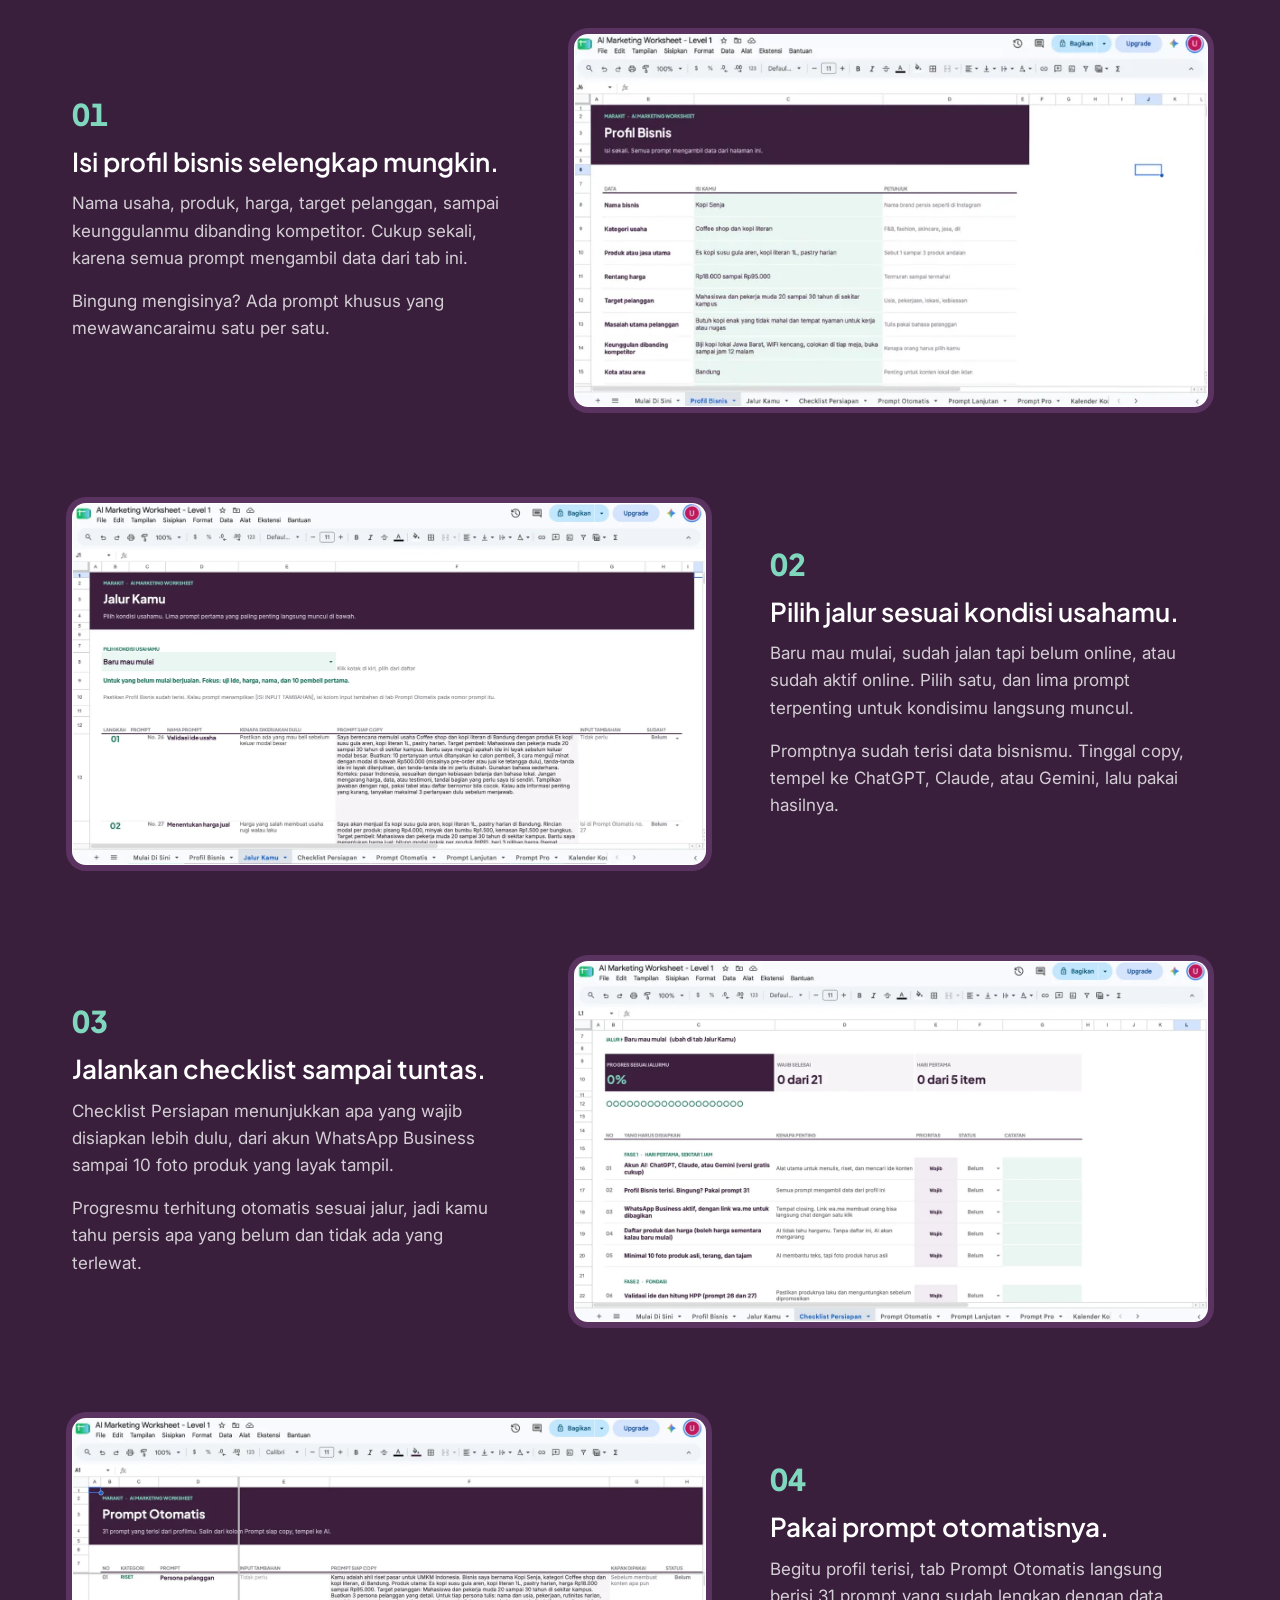
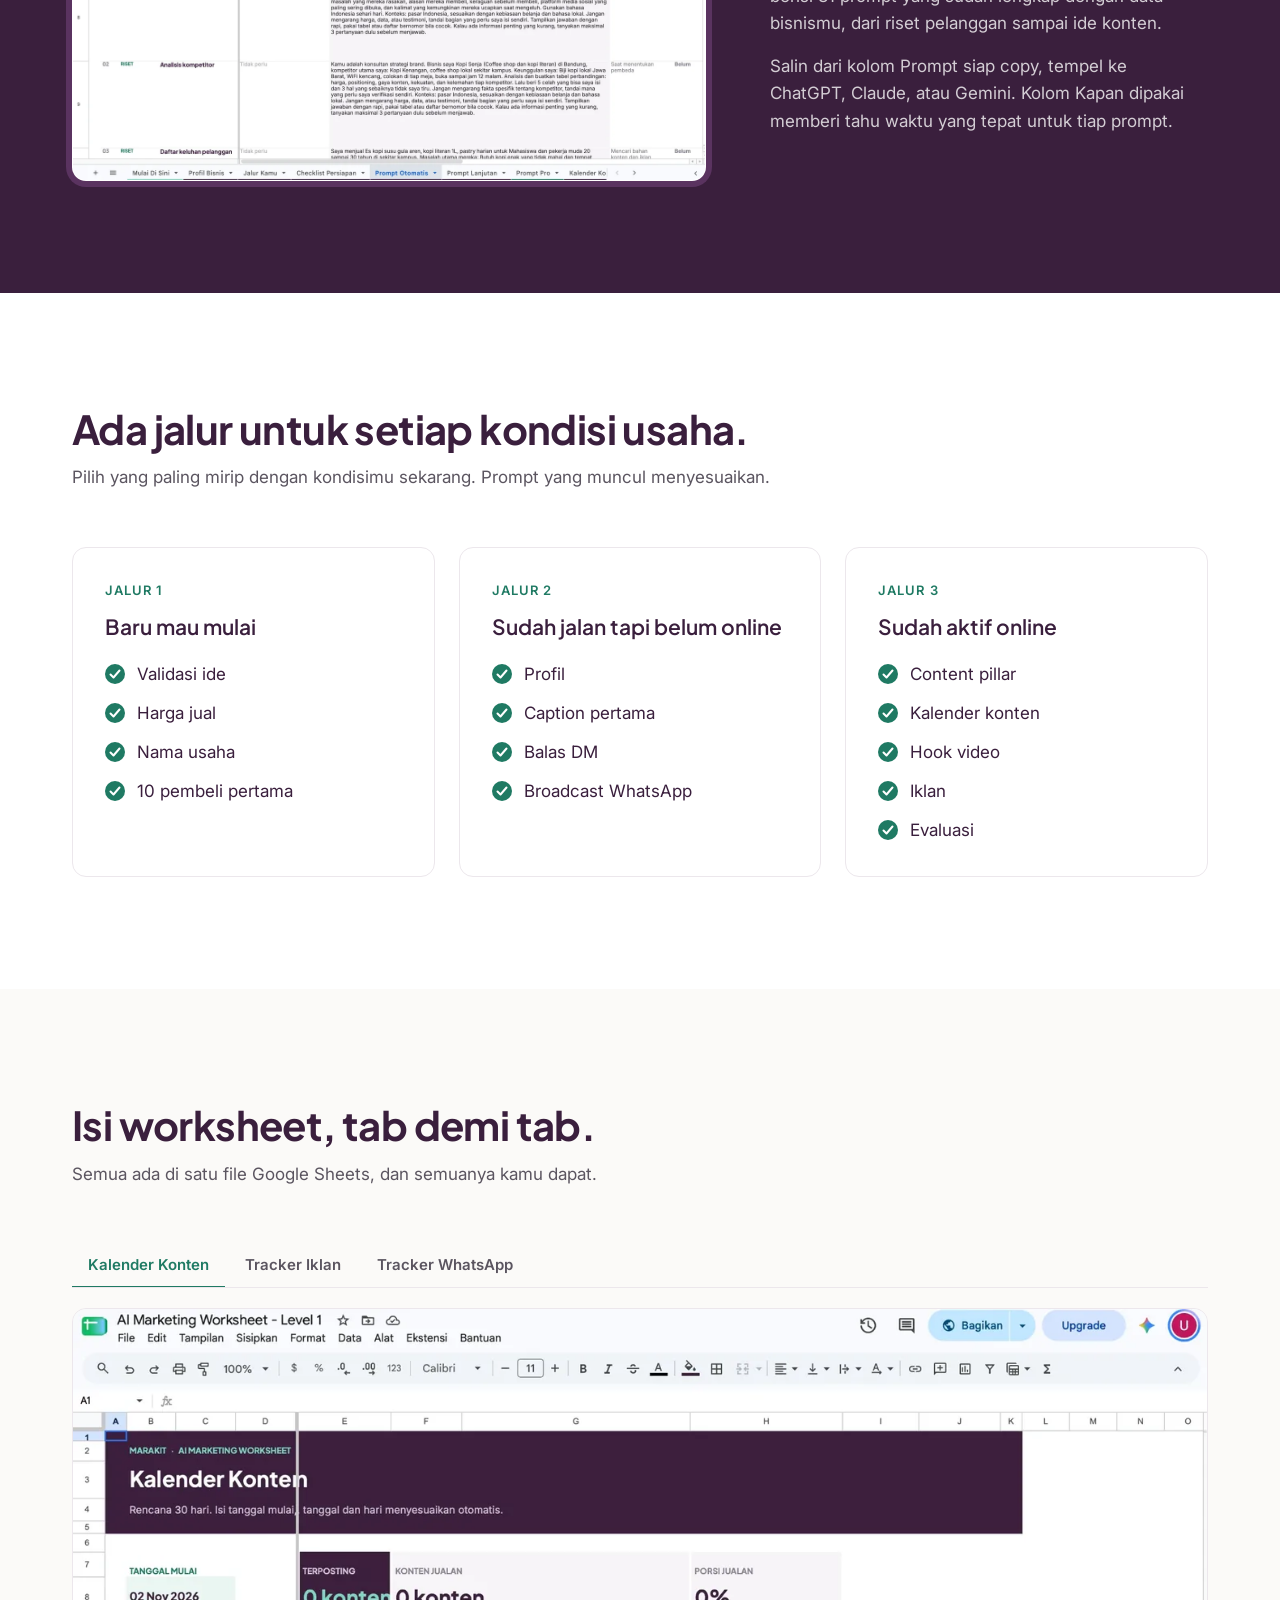
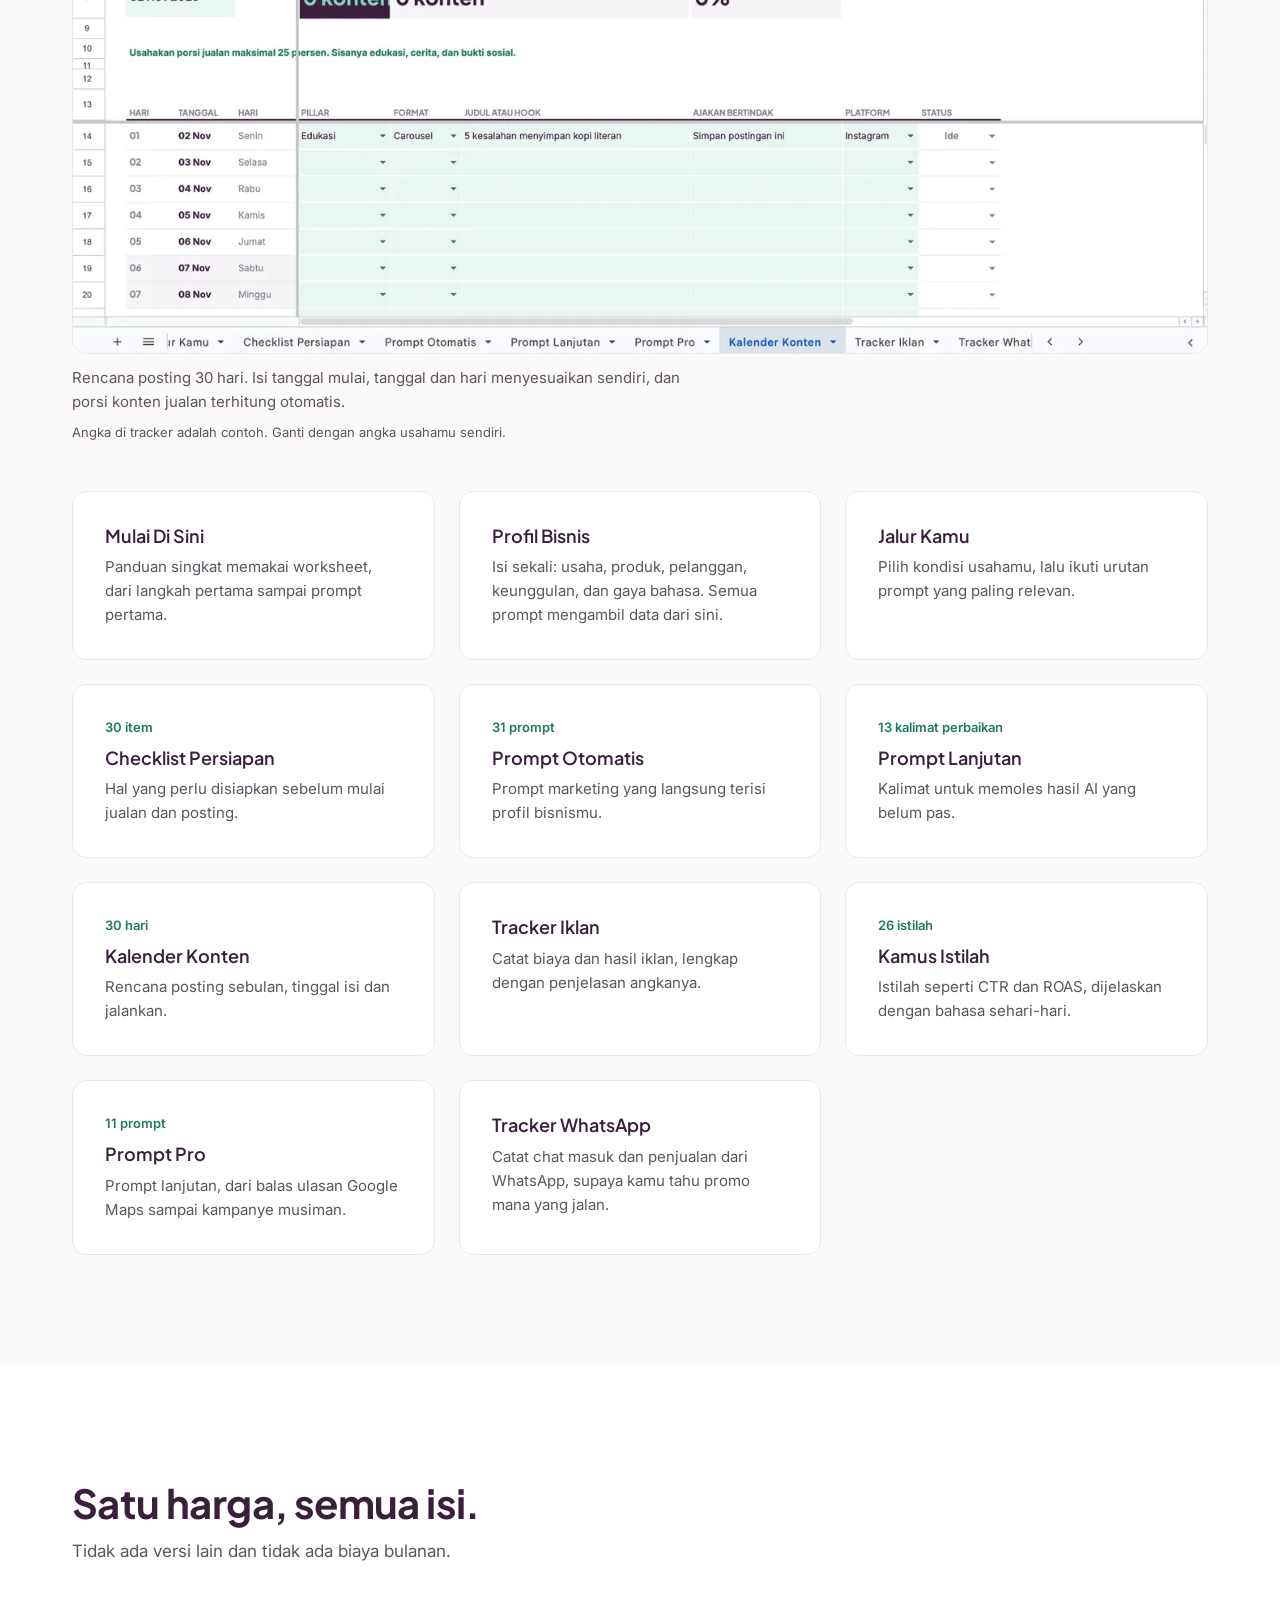
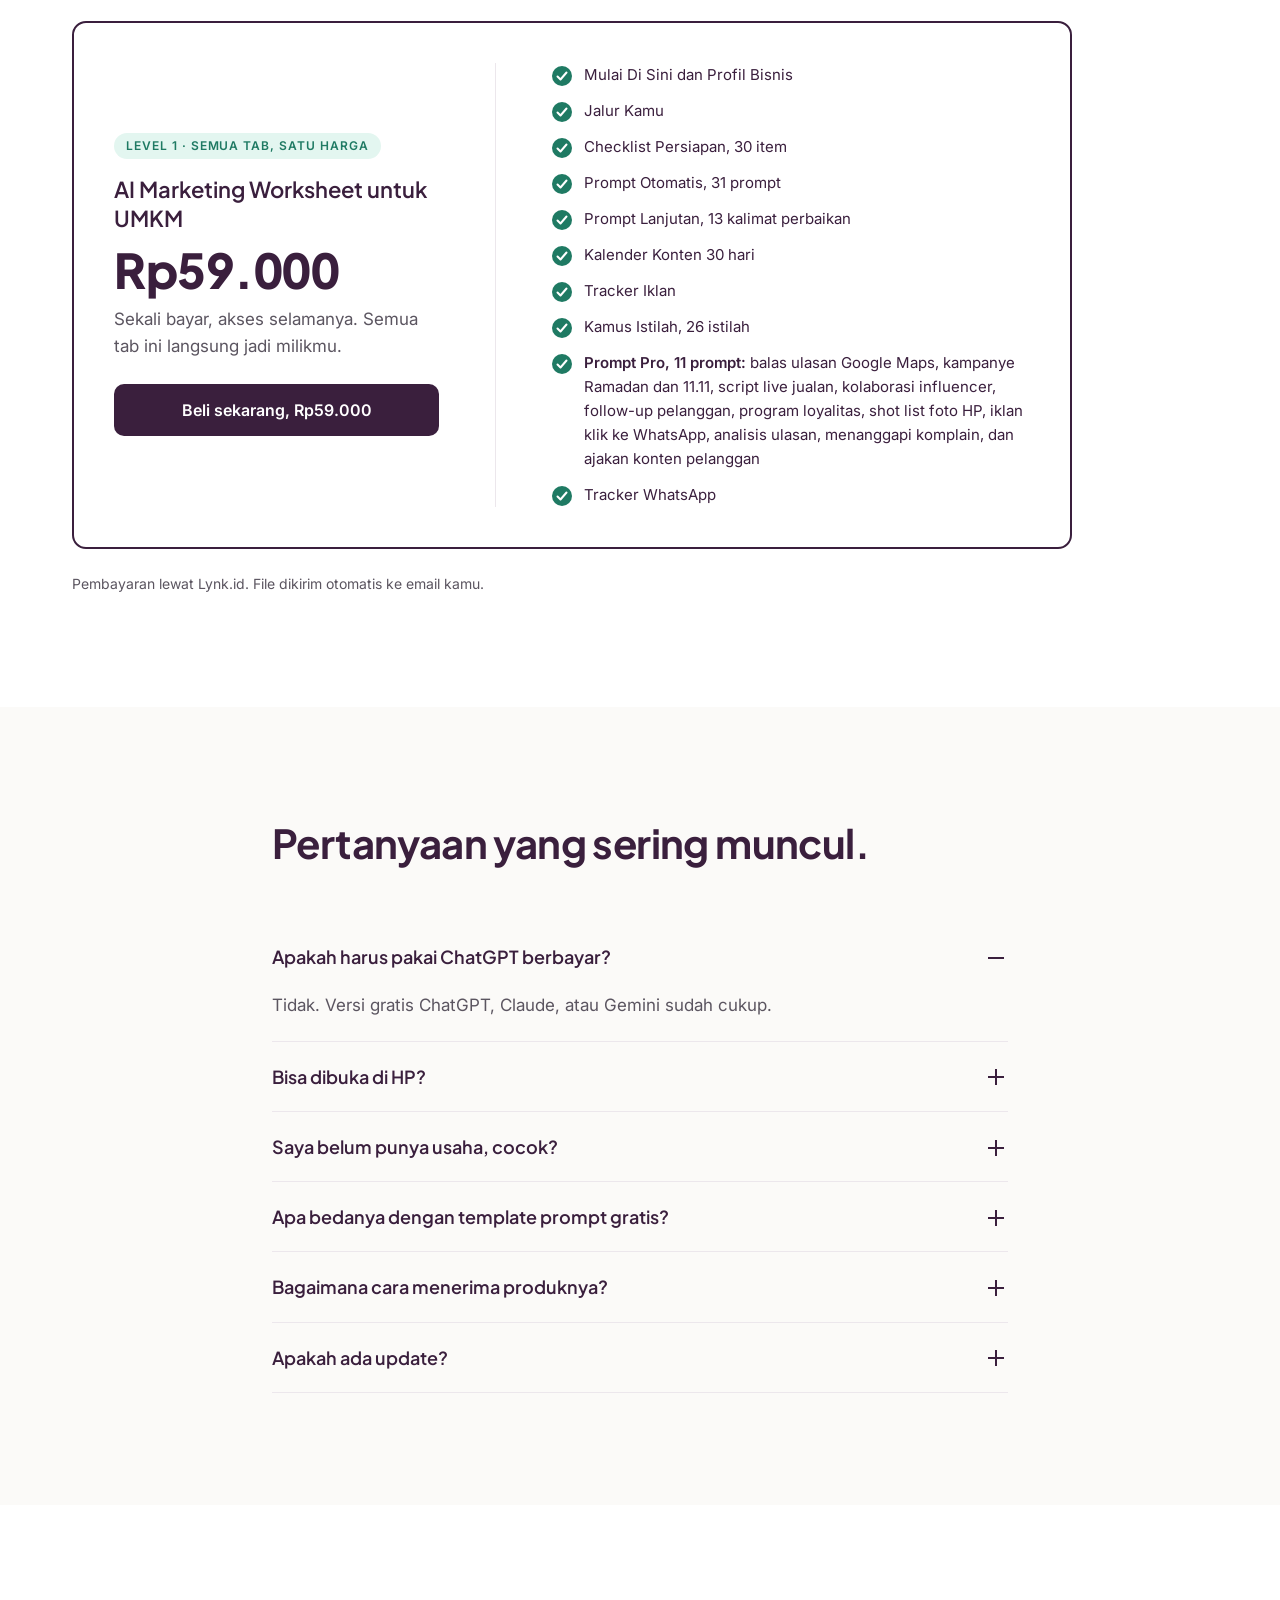
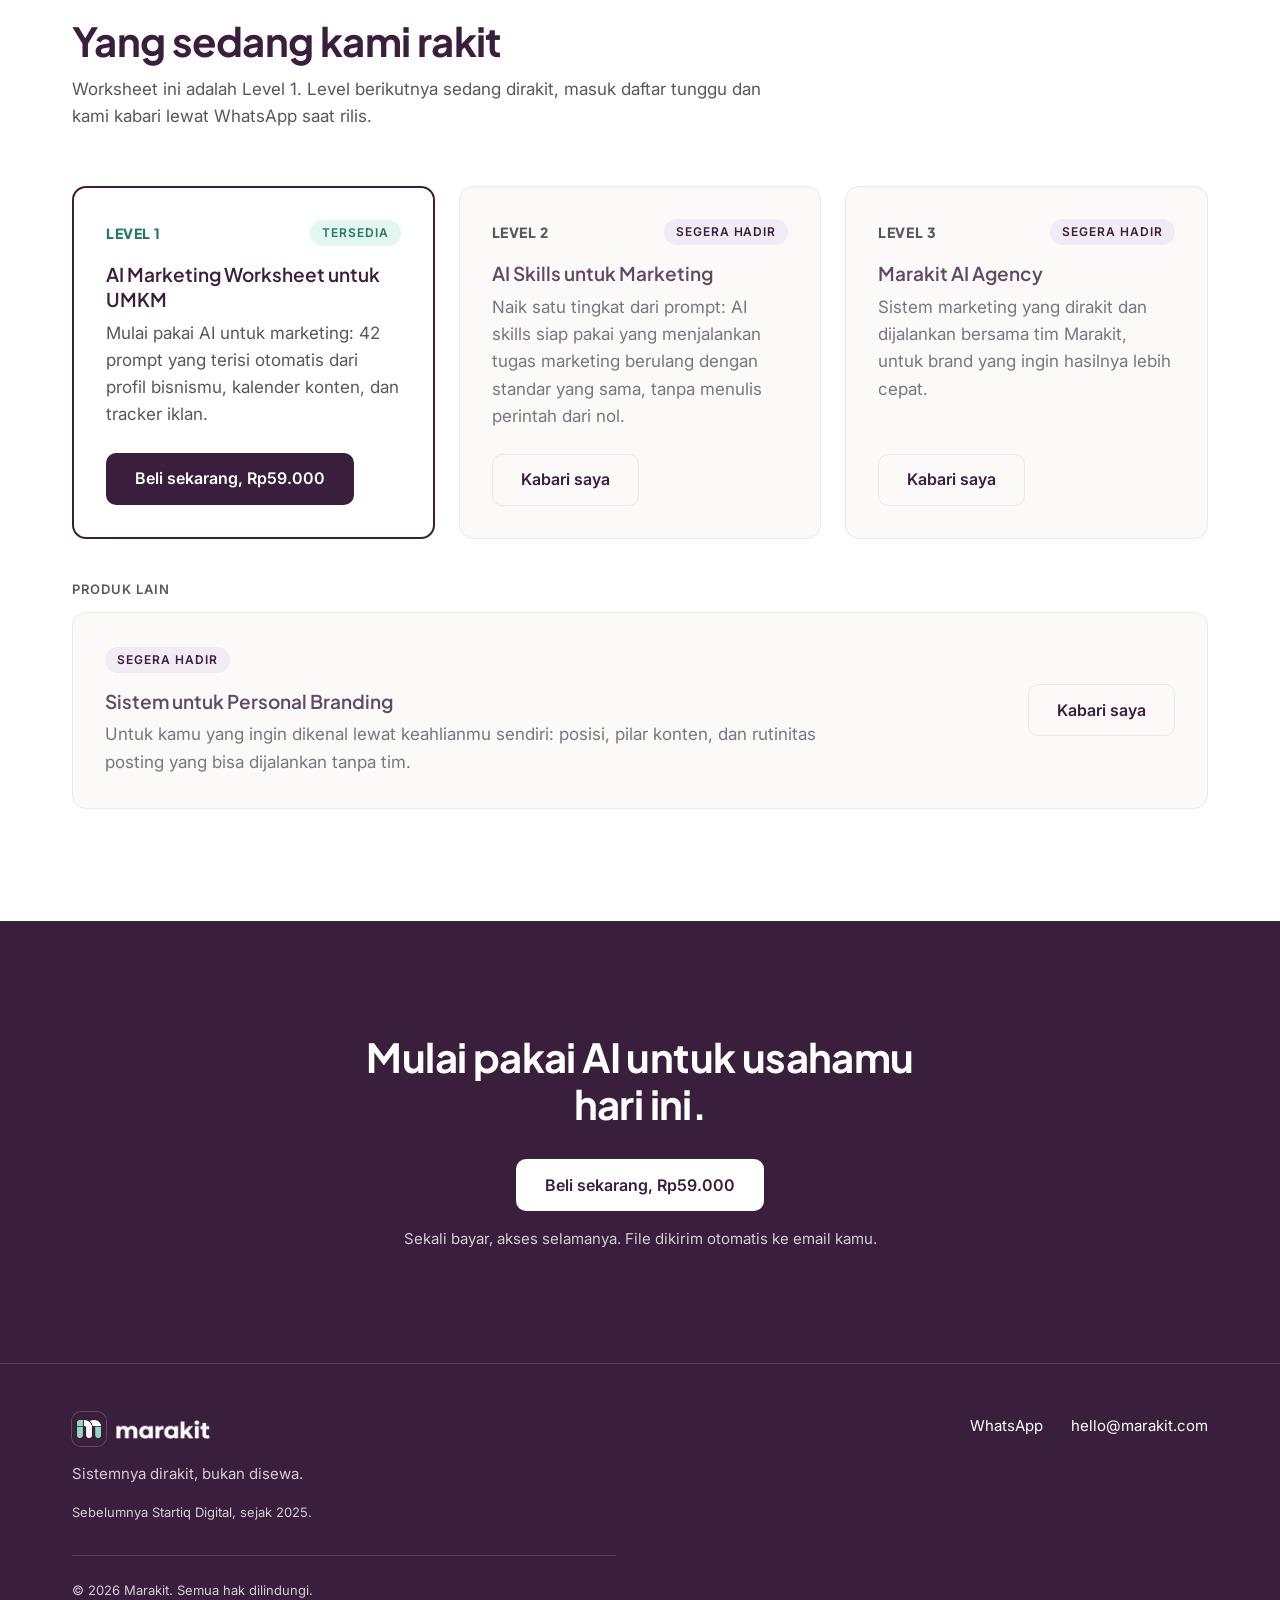
<file: en/index.html>
<!doctype html>
<html lang="id">
<head>
  <meta charset="utf-8">
  <meta name="viewport" content="width=device-width, initial-scale=1">
  <title>Marakit</title>
  <meta name="robots" content="noindex">
  <link rel="canonical" href="https://marakit.com/">
  <!-- Halaman Inggris (versi agensi) diarsipkan di /archive/agency/en/. Link lama ke /en/ diarahkan ke halaman utama. -->
  <meta http-equiv="refresh" content="0; url=../">
  <script>location.replace("../" + location.search + location.hash);</script>
</head>
<body>
  <p><a href="../">Lanjut ke marakit.com</a></p>
</body>
</html>
</file>
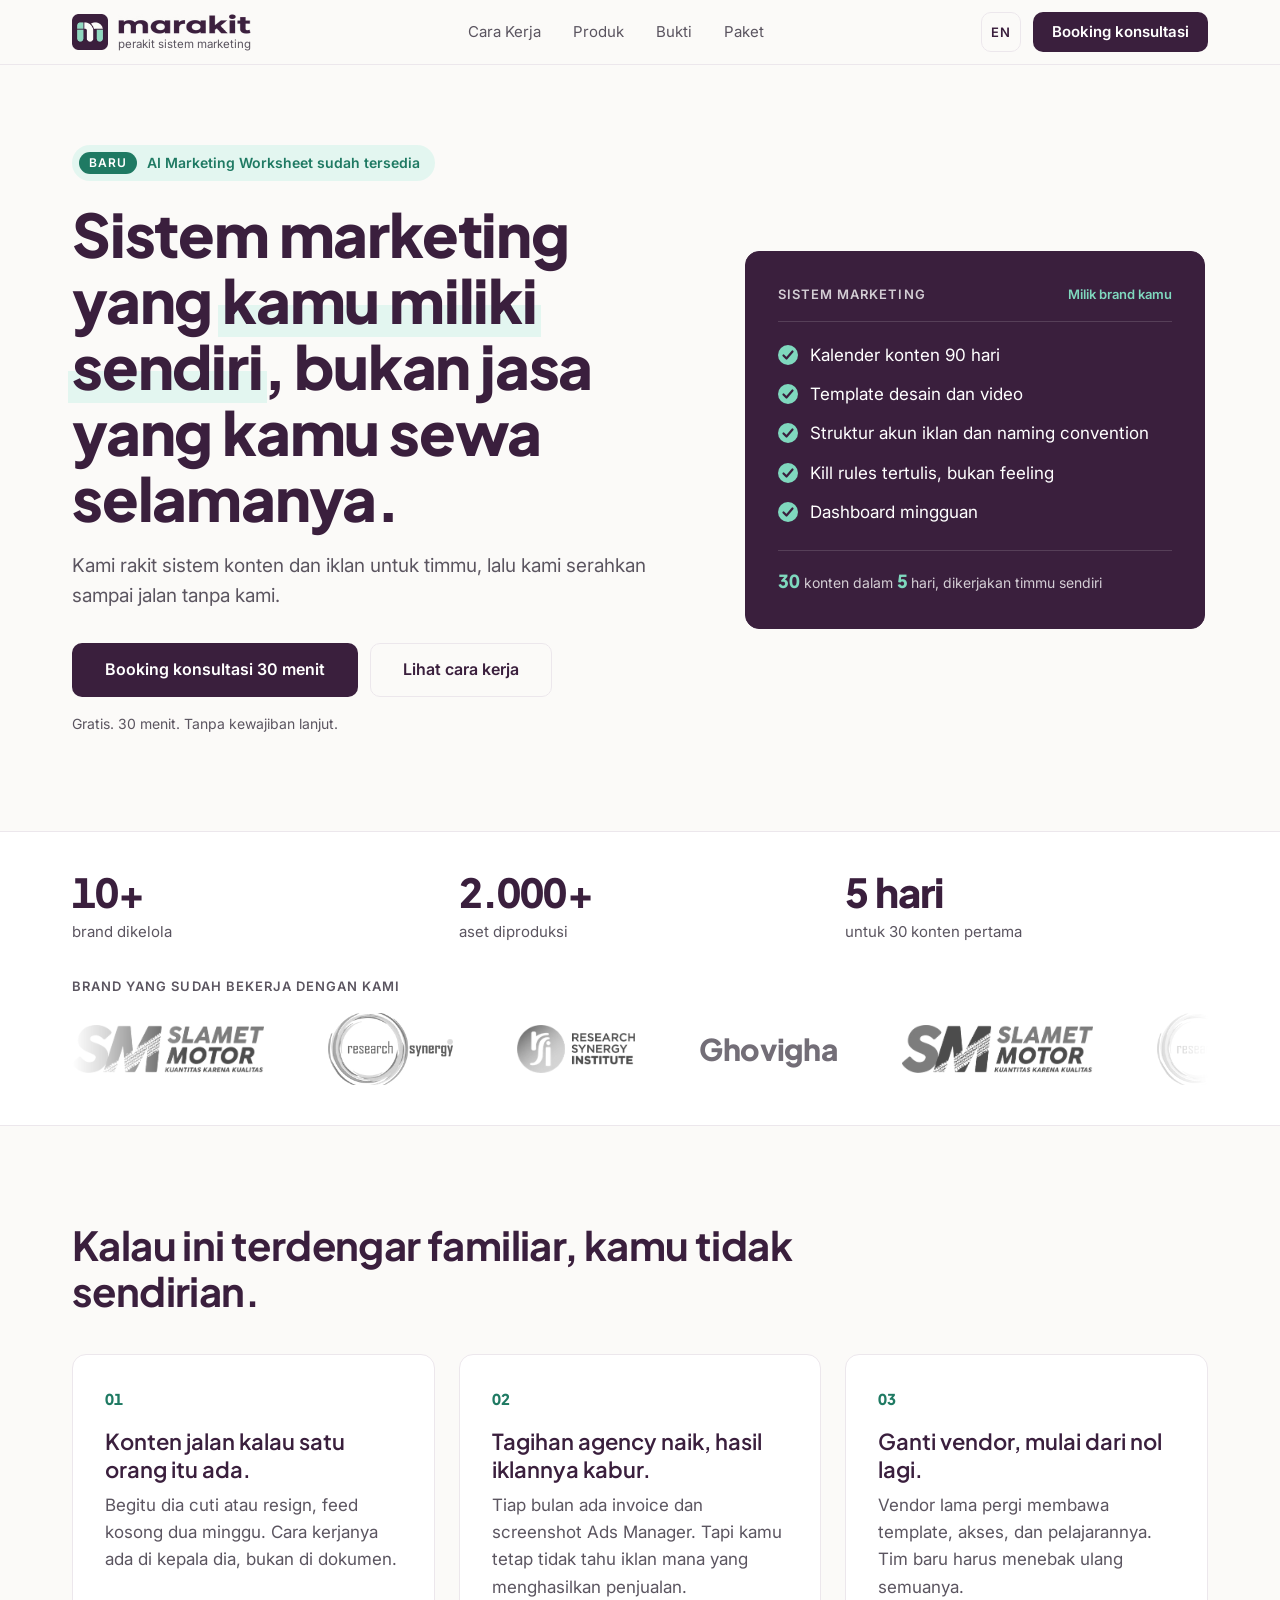
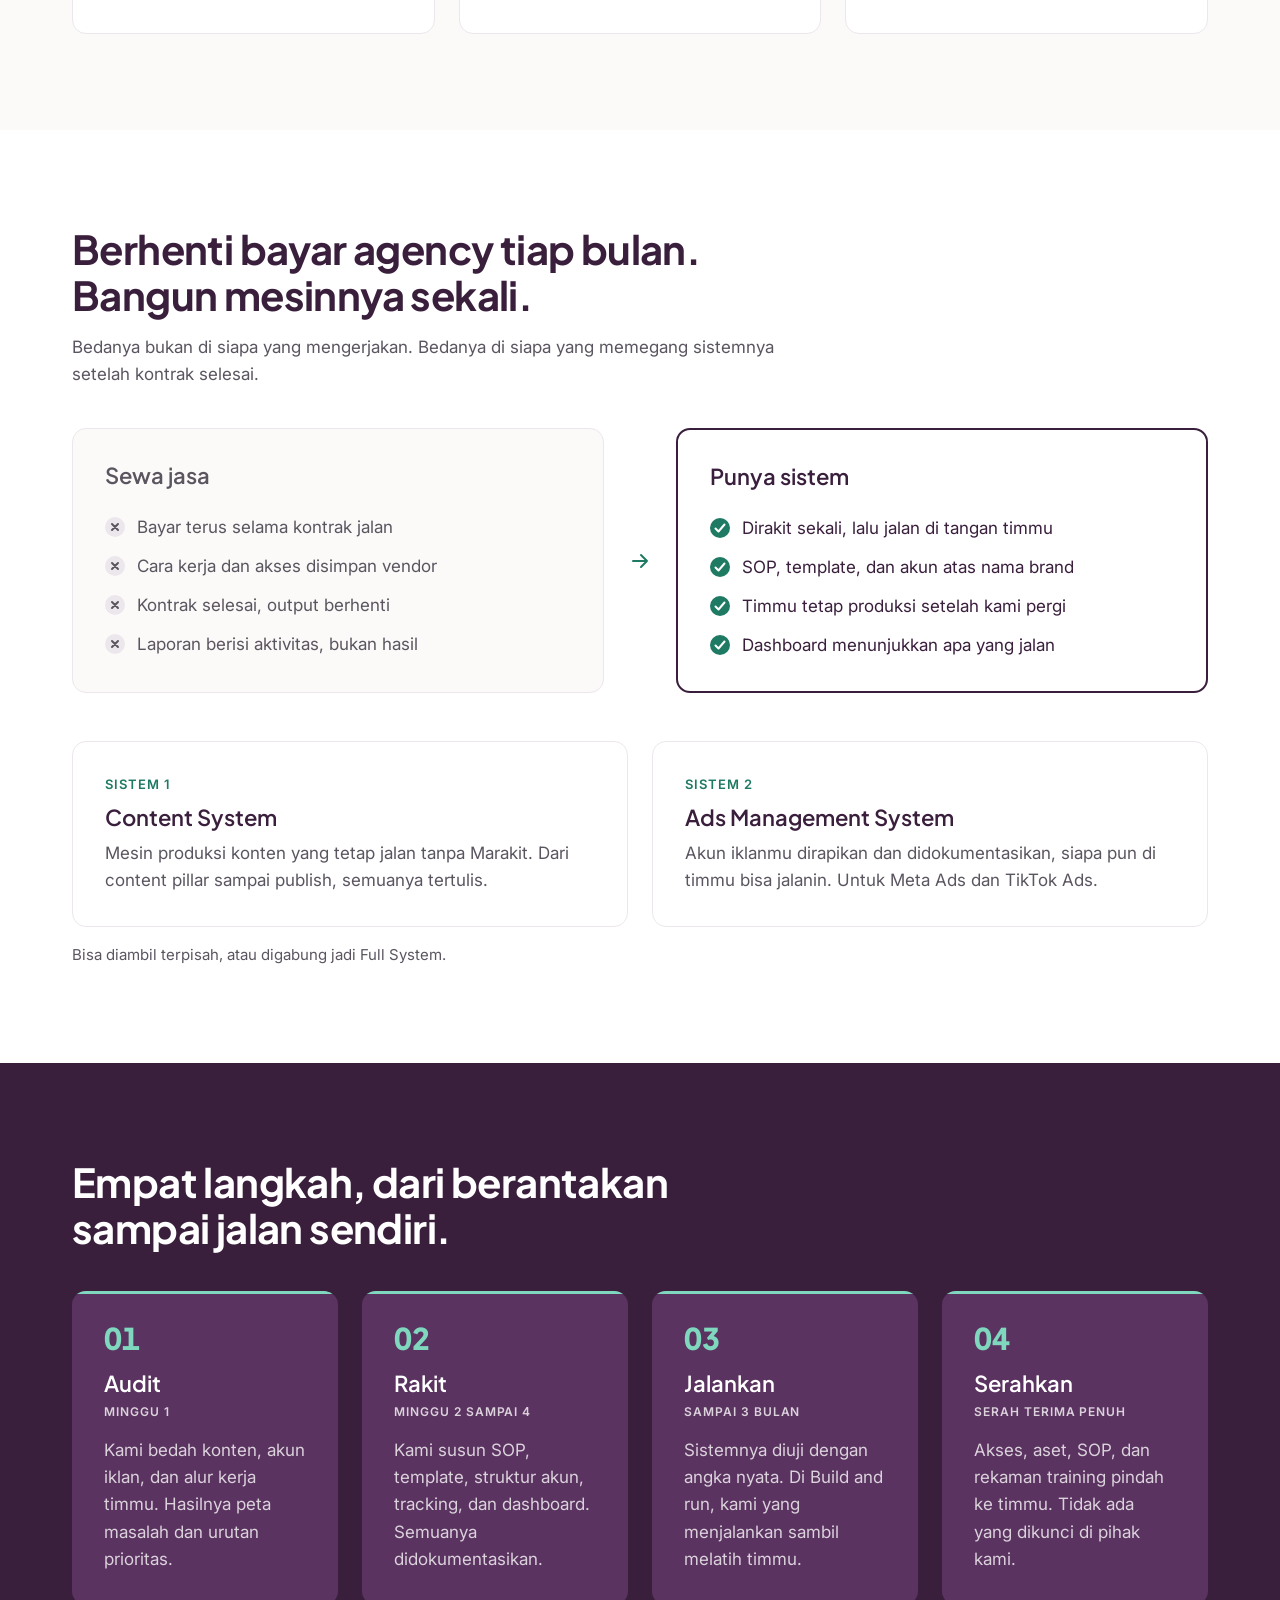
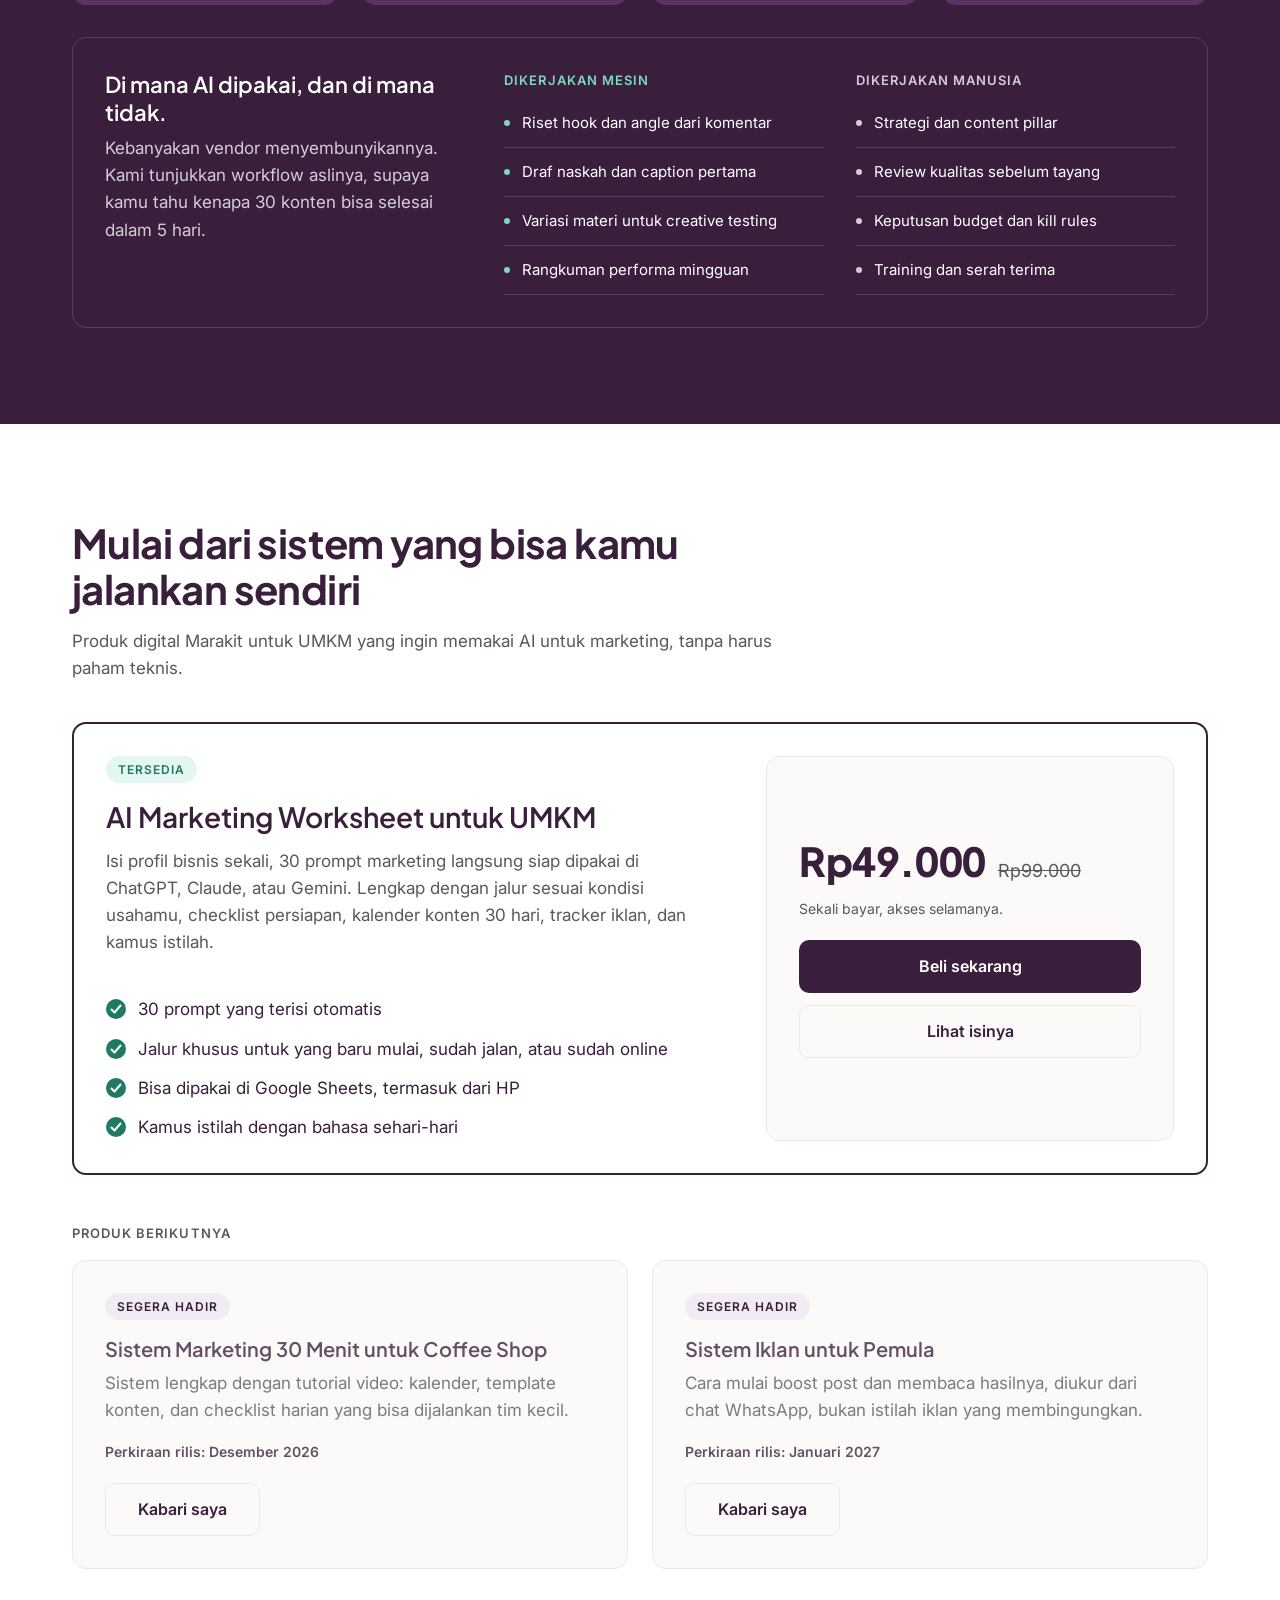
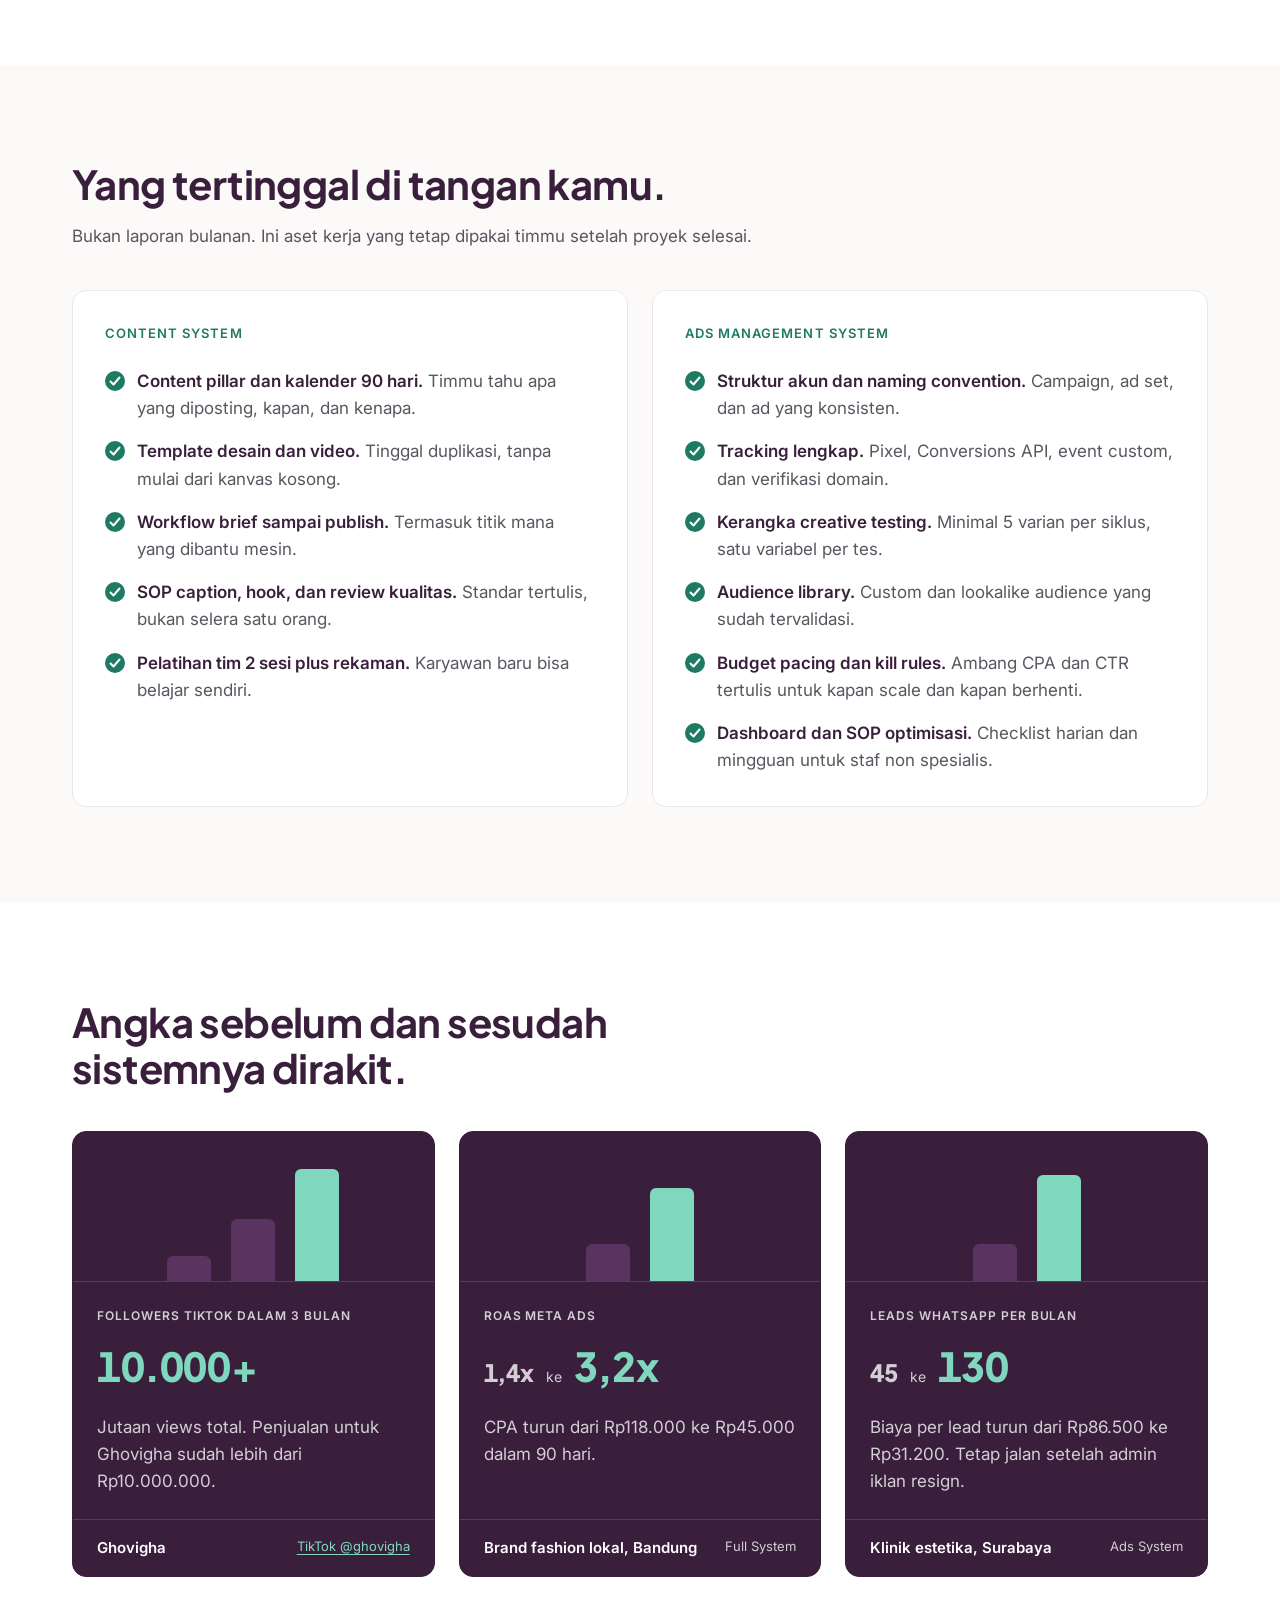
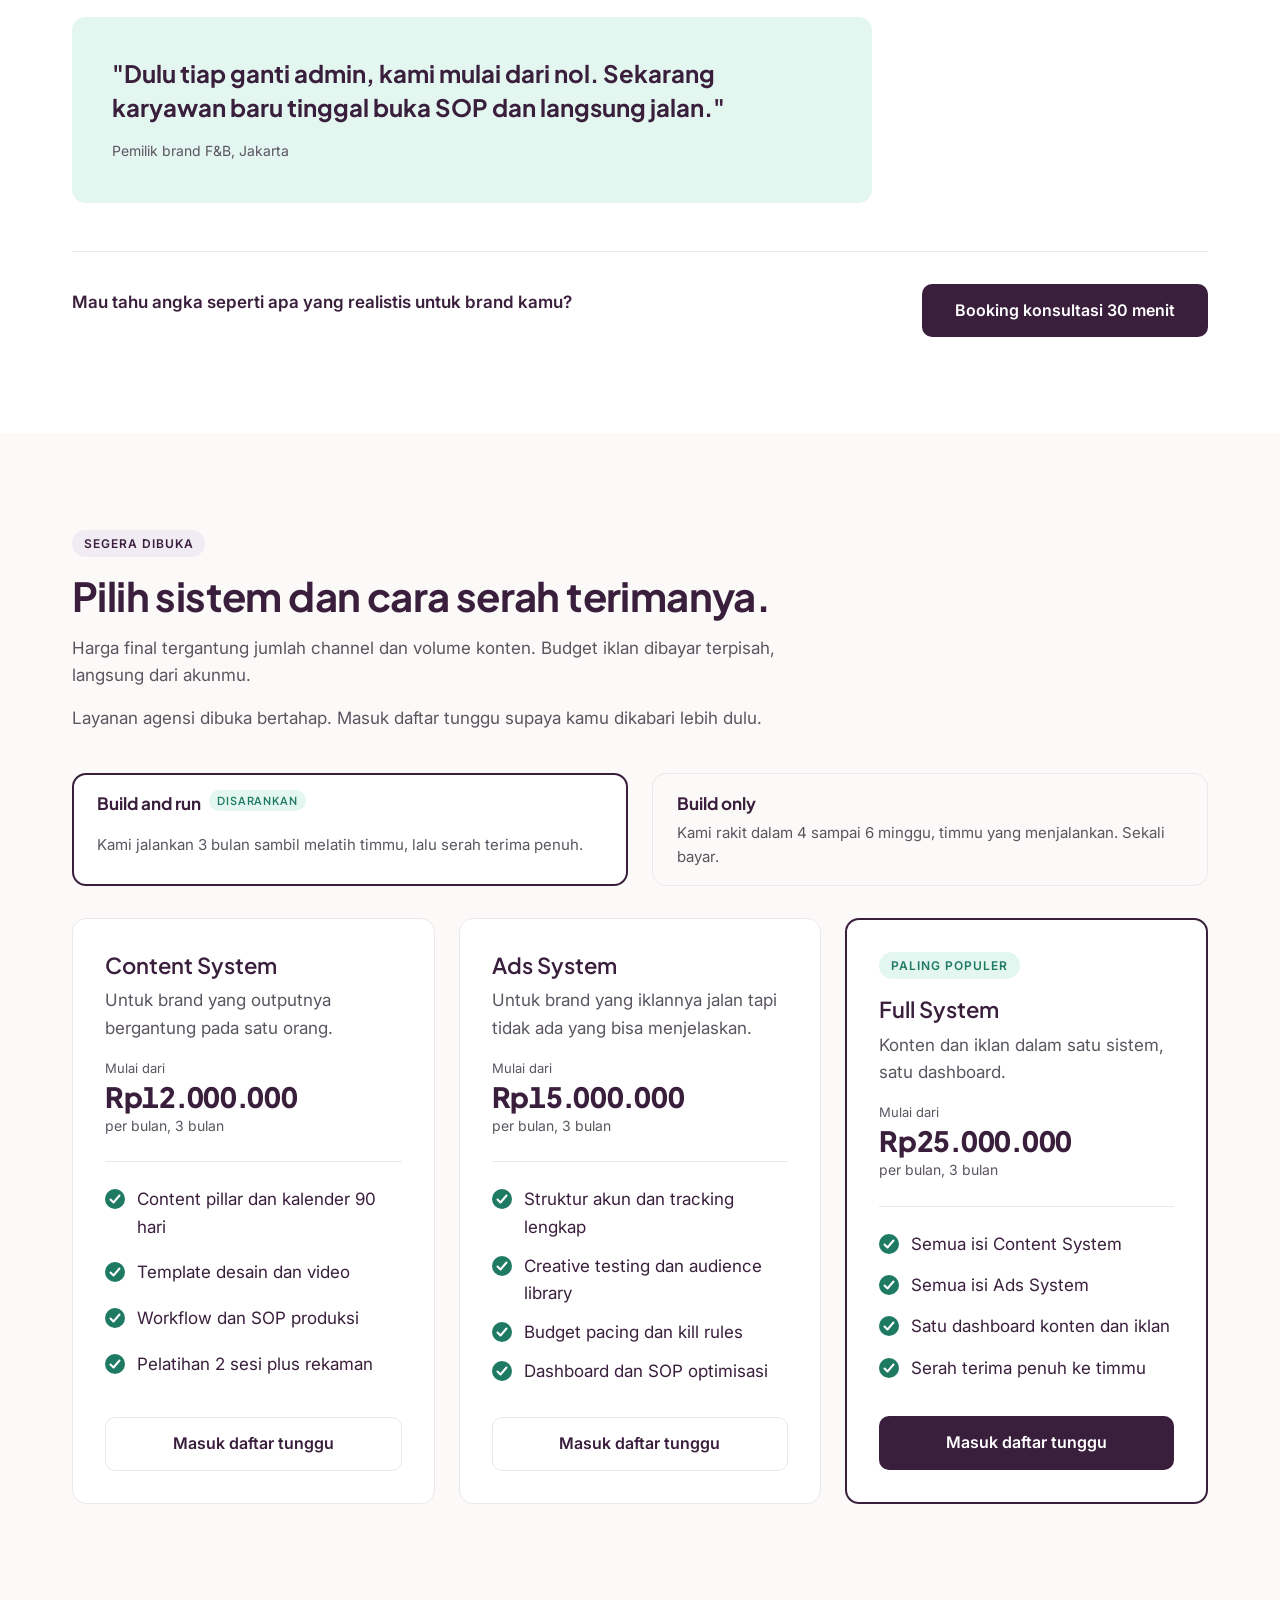
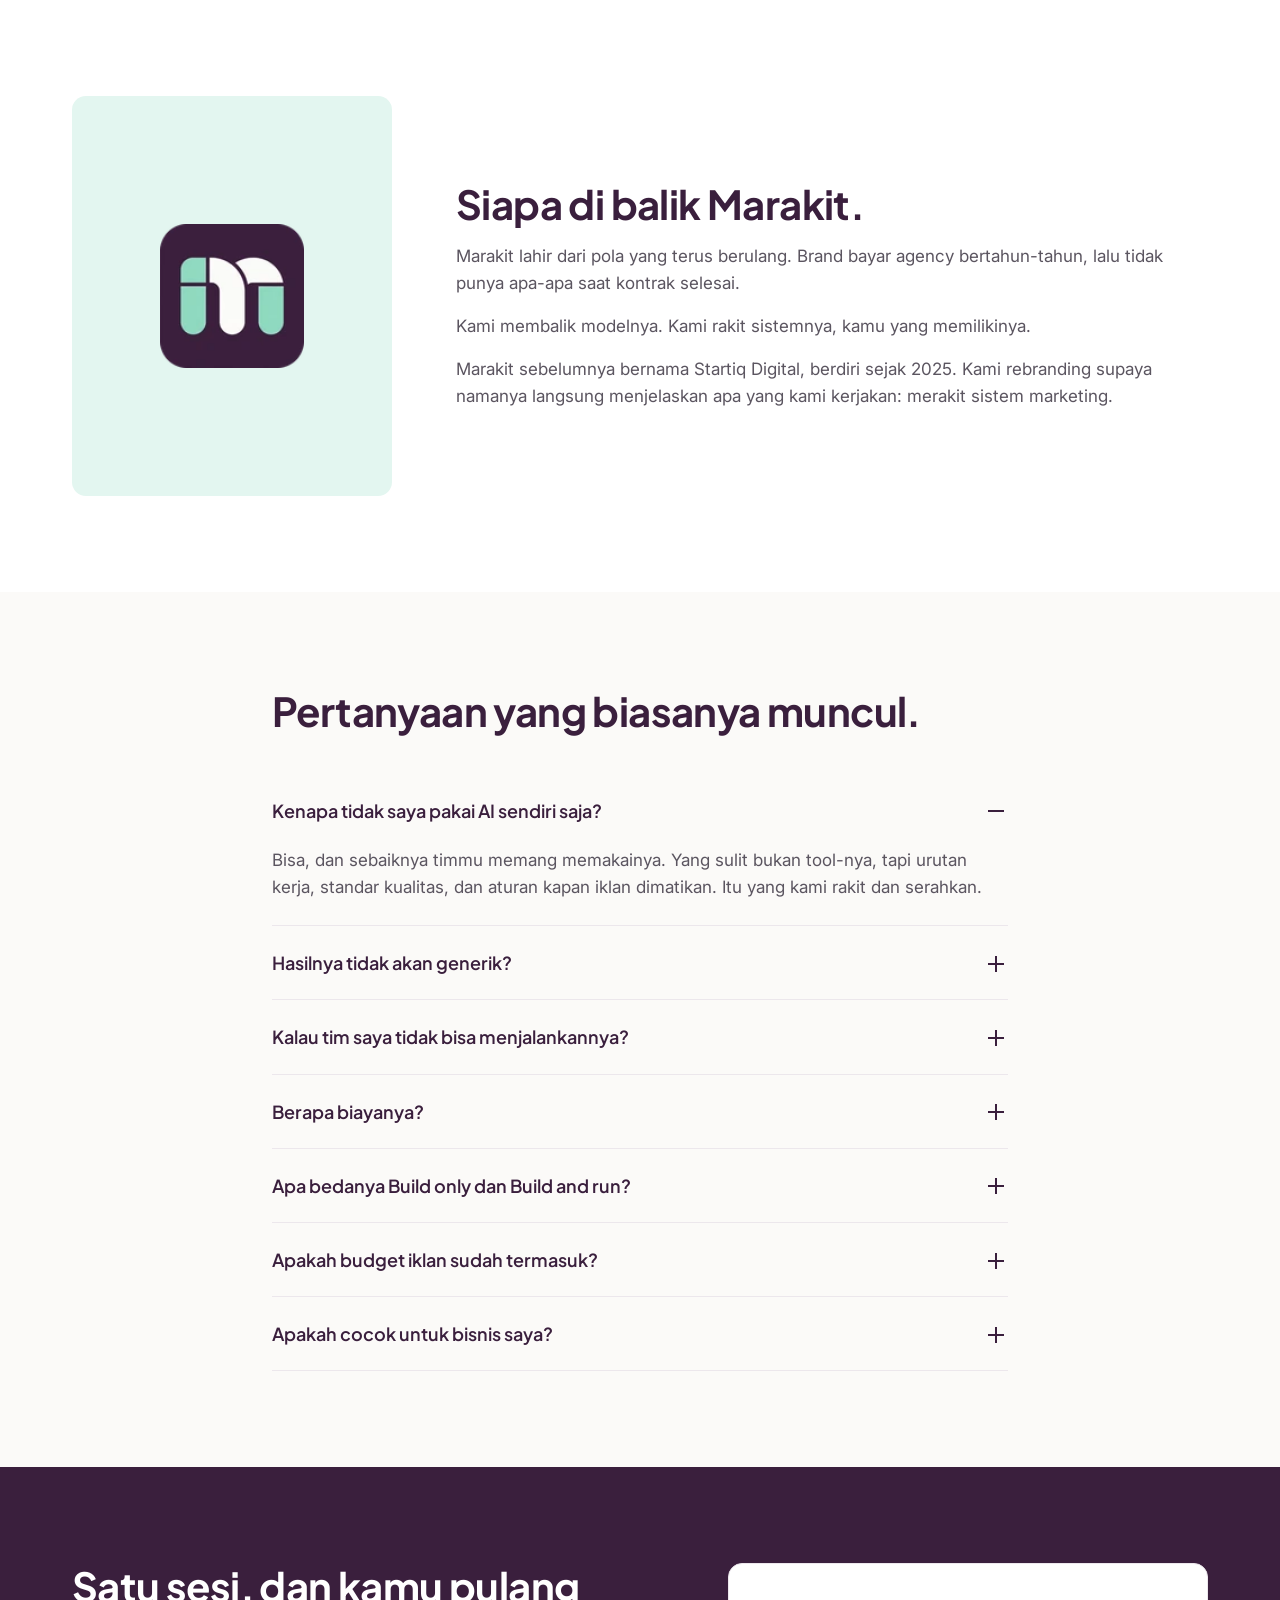
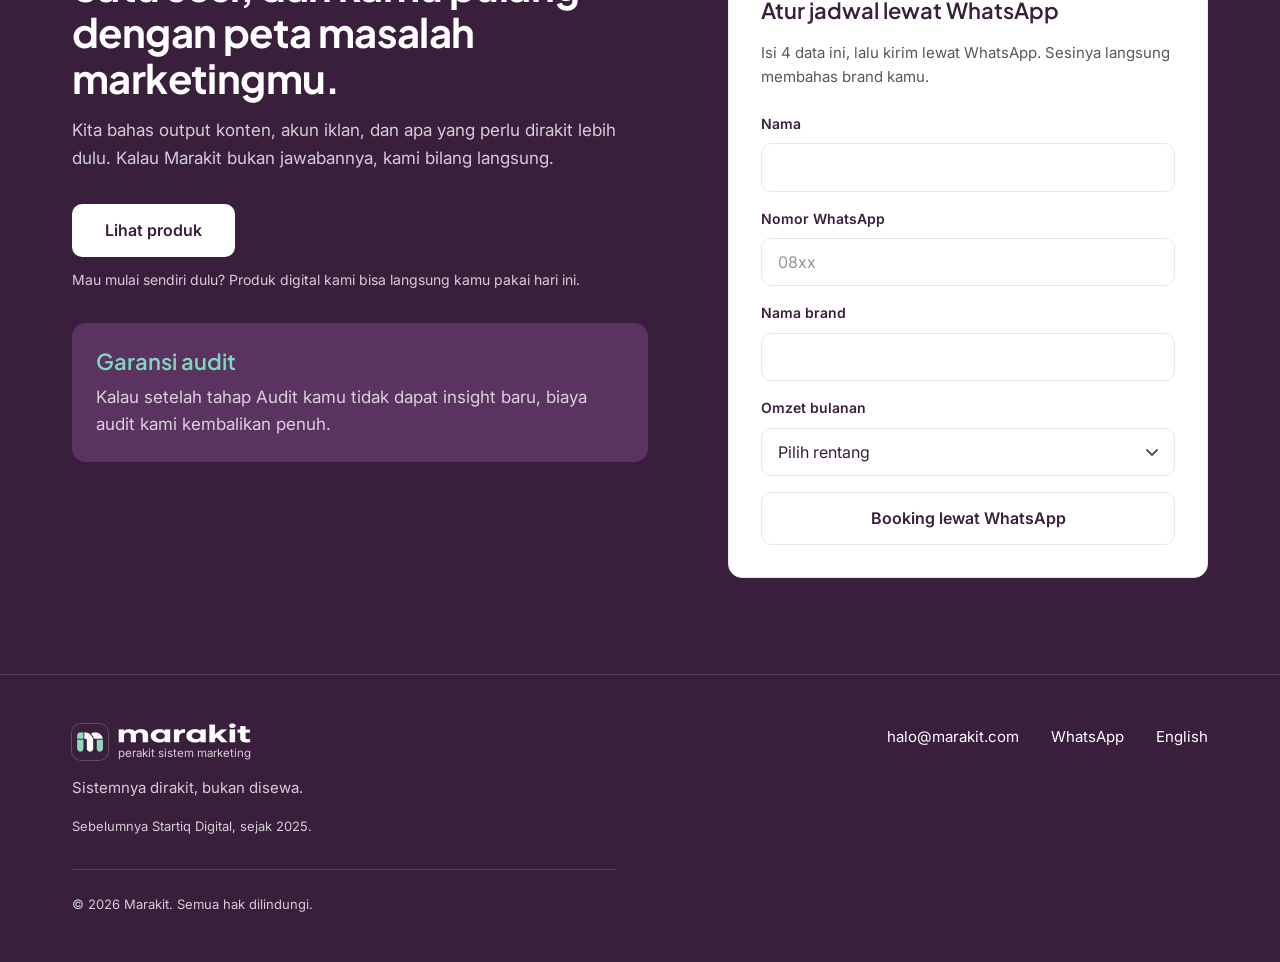
<file: archive/agency/index.html>
<!doctype html>
<html lang="id">
<head>
  <meta charset="utf-8">
  <meta name="viewport" content="width=device-width, initial-scale=1">
  <meta name="robots" content="noindex, nofollow">
  <!-- ARSIP: landing page layanan agensi (versi sebelum fokus produk). Tidak tampil di halaman utama. -->
  <title>Marakit, perakit sistem konten dan iklan untuk brand</title>
  <meta name="description" content="Kami rakit sistem konten dan iklan untuk timmu, lalu kami serahkan sampai jalan tanpa kami. Booking konsultasi 30 menit gratis.">
  <meta name="theme-color" content="#3A1F3D">
  <script>document.documentElement.classList.add("js")</script>
  <link rel="icon" href="../../assets/favicon-32.png" sizes="32x32" type="image/png">
  <link rel="icon" href="../../assets/favicon-192.png" sizes="192x192" type="image/png">
  <link rel="apple-touch-icon" href="../../assets/apple-touch-icon.png">

  <meta property="og:type" content="website">
  <meta property="og:locale" content="id_ID">
  <meta property="og:locale:alternate" content="en_US">
  <meta property="og:site_name" content="Marakit">
  <meta property="og:url" content="https://marakit.com/">
  <meta property="og:title" content="Marakit, perakit sistem marketing">
  <meta property="og:description" content="Sistem marketing yang kamu miliki sendiri, bukan jasa yang kamu sewa selamanya.">
  <meta property="og:image" content="https://marakit.com/assets/og-image.png">
  <meta property="og:image:width" content="1200">
  <meta property="og:image:height" content="630">
  <meta name="twitter:card" content="summary_large_image">

  <link rel="preconnect" href="https://fonts.googleapis.com">
  <link rel="preconnect" href="https://fonts.gstatic.com" crossorigin>
  <link rel="stylesheet" href="https://fonts.googleapis.com/css2?family=Plus+Jakarta+Sans:wght@600;700;800&family=Inter:wght@400;600&display=swap">
  <link rel="stylesheet" href="css/styles.css">

  <script type="application/ld+json">
  {
    "@context": "https://schema.org",
    "@type": "ProfessionalService",
    "name": "Marakit",
    "description": "Perakit sistem konten dan iklan untuk brand F&B, fashion, dan jasa.",
    "alternateName": "Startiq Digital",
    "foundingDate": "2025",
    "url": "https://marakit.com/",
    "image": "https://marakit.com/assets/og-image.png",
    "logo": "https://marakit.com/assets/brand/logo-mark.png",
    "email": "halo@marakit.com",
    "areaServed": "ID",
    "address": { "@type": "PostalAddress", "addressLocality": "Jakarta", "addressCountry": "ID" },
    "priceRange": "Rp12.000.000 - Rp30.000.000"
  }
  </script>
  <script type="application/ld+json">
  {
    "@context": "https://schema.org",
    "@type": "FAQPage",
    "mainEntity": [
      { "@type": "Question", "name": "Kenapa tidak saya pakai AI sendiri saja?", "acceptedAnswer": { "@type": "Answer", "text": "Bisa, dan sebaiknya timmu memang memakainya. Yang sulit bukan tool-nya, tapi urutan kerja, standar kualitas, dan aturan kapan iklan dimatikan. Itu yang kami rakit dan serahkan." } },
      { "@type": "Question", "name": "Hasilnya tidak akan generik?", "acceptedAnswer": { "@type": "Answer", "text": "Template dibangun dari data brand kamu: tone, produk, dan konten yang terbukti jalan. Setiap materi direview manusia sebelum tayang." } },
      { "@type": "Question", "name": "Kalau tim saya tidak bisa menjalankannya?", "acceptedAnswer": { "@type": "Answer", "text": "Itu sebabnya ada SOP tertulis, pelatihan 2 sesi, dan rekaman. Checklist optimisasi iklan dirancang supaya bisa dijalankan staf non spesialis." } },
      { "@type": "Question", "name": "Berapa biayanya?", "acceptedAnswer": { "@type": "Answer", "text": "Build only mulai dari Rp15.000.000 sekali bayar. Build and run mulai dari Rp12.000.000 per bulan selama 3 bulan. Angka pasti kami sebutkan di sesi konsultasi." } },
      { "@type": "Question", "name": "Apa bedanya Build only dan Build and run?", "acceptedAnswer": { "@type": "Answer", "text": "Build only: kami rakit sistemnya dalam 4 sampai 6 minggu, timmu yang menjalankan. Build and run: kami jalankan 3 bulan sambil melatih timmu, lalu serah terima penuh." } },
      { "@type": "Question", "name": "Apakah budget iklan sudah termasuk?", "acceptedAnswer": { "@type": "Answer", "text": "Belum. Budget iklan dibayar langsung dari akunmu ke Meta atau TikTok. Kami tidak pernah memegang uang iklanmu." } },
      { "@type": "Question", "name": "Apakah cocok untuk bisnis saya?", "acceptedAnswer": { "@type": "Answer", "text": "Paling cocok untuk brand F&B, fashion, atau jasa dengan omzet Rp200 juta sampai Rp2 miliar per bulan dan tim marketing 1 sampai 3 orang." } }
    ]
  }
  </script>
</head>
<body>
  <a class="skip-link" href="#main">Langsung ke konten</a>

  <!-- 1. Navbar -->
  <header class="nav" id="top">
    <div class="container nav__inner">
      <a class="brand" href="#top" aria-label="Marakit, perakit sistem marketing">
        <img class="brand__mark" src="../../assets/brand/logo-mark.webp" alt="" width="36" height="36">
        <span class="brand__text">
          <img class="brand__word" src="../../assets/brand/wordmark-plum.webp" alt="Marakit" width="99" height="20">
          <span class="brand__desc">perakit sistem marketing</span>
        </span>
      </a>
      <nav aria-label="Navigasi utama">
        <ul class="nav__links">
          <li><a href="#cara-kerja">Cara Kerja</a></li>
          <li><a href="#produk">Produk</a></li>
          <li><a href="#bukti">Bukti</a></li>
          <li><a href="#paket">Paket</a></li>
        </ul>
      </nav>
      <div class="nav__actions">
        <a class="lang" href="en/" hreflang="en" lang="en" data-lang-switch="en" aria-label="Switch to English">EN</a>
        <a class="btn btn--primary btn--sm" href="https://wa.me/6281220694447" data-cta="navbar" target="_blank" rel="noopener">
          <span class="hide-sm">Booking konsultasi</span><span class="show-sm">Booking</span>
        </a>
      </div>
    </div>
  </header>

  <main id="main">
    <!-- 2. Hero (terang). Badge produk di atas headline. -->
    <section class="hero section--bone">
      <div class="container hero__grid">
        <div class="hero__copy">
          <a class="hero__badge" href="#produk" data-track="hero_badge"><span class="hero__badge-tag">Baru</span>AI Marketing Worksheet sudah tersedia</a>
          <h1>Sistem marketing yang <span class="hl">kamu miliki sendiri</span>, bukan jasa yang kamu sewa selamanya.</h1>
          <p class="lead">Kami rakit sistem konten dan iklan untuk timmu, lalu kami serahkan sampai jalan tanpa kami.</p>
          <div class="hero__actions">
            <a class="btn btn--primary" href="https://wa.me/6281220694447" data-cta="hero" target="_blank" rel="noopener">Booking konsultasi 30 menit</a>
            <a class="btn btn--secondary" href="#cara-kerja">Lihat cara kerja</a>
          </div>
          <p class="microcopy">Gratis. 30 menit. Tanpa kewajiban lanjut.</p>
        </div>

        <div class="hero__visual" aria-hidden="true">
          <div class="card system-card">
            <div class="system-card__head">
              <span class="caption">Sistem marketing</span>
              <span class="system-card__owner">Milik brand kamu</span>
            </div>
            <ul class="checklist">
              <li>Kalender konten 90 hari</li>
              <li>Template desain dan video</li>
              <li>Struktur akun iklan dan naming convention</li>
              <li>Kill rules tertulis, bukan feeling</li>
              <li>Dashboard mingguan</li>
            </ul>
            <div class="system-card__foot">
              <span class="mono">30</span> konten dalam <span class="mono">5</span> hari, dikerjakan timmu sendiri
            </div>
          </div>
        </div>
      </div>
    </section>

    <!-- 3. Social proof bar -->
    <!-- GANTI sebelum launch: angka 2.000+ dan 5 hari harus nyata. -->
    <section class="proofbar section--white" aria-label="Angka Marakit">
      <div class="container proofbar__grid">
        <div class="stat"><span class="stat__num">10+</span><span class="stat__label">brand dikelola</span></div>
        <div class="stat"><span class="stat__num">2.000+</span><span class="stat__label">aset diproduksi</span></div>
        <div class="stat"><span class="stat__num">5 hari</span><span class="stat__label">untuk 30 konten pertama</span></div>
      </div>
      <div class="container logos">
        <p class="caption">Brand yang sudah bekerja dengan kami</p>
        <ul class="logos__list">
          <li><img src="../../assets/clients/slamet-motor.webp" alt="Slamet Motor" width="479" height="120" loading="lazy" decoding="async"></li>
          <li><img src="../../assets/clients/research-synergy.webp" alt="Research Synergy" width="198" height="120" class="logo--tall" loading="lazy" decoding="async"></li>
          <li><img src="../../assets/clients/research-synergy-institute.webp" alt="Research Synergy Institute" width="295" height="120" loading="lazy" decoding="async"></li>
          <li><span class="logo-text">Ghovigha</span></li>
        </ul>
      </div>
    </section>

    <!-- 4. Masalah (terang). Tanpa kata AI, bahasa prospek. -->
    <section class="section section--bone" id="masalah">
      <div class="container">
        <header class="section__head">
          <h2>Kalau ini terdengar familiar, kamu tidak sendirian.</h2>
        </header>
        <div class="grid grid--3">
          <article class="card problem">
            <span class="problem__num mono">01</span>
            <h3>Konten jalan kalau satu orang itu ada.</h3>
            <p>Begitu dia cuti atau resign, feed kosong dua minggu. Cara kerjanya ada di kepala dia, bukan di dokumen.</p>
          </article>
          <article class="card problem">
            <span class="problem__num mono">02</span>
            <h3>Tagihan agency naik, hasil iklannya kabur.</h3>
            <p>Tiap bulan ada invoice dan screenshot Ads Manager. Tapi kamu tetap tidak tahu iklan mana yang menghasilkan penjualan.</p>
          </article>
          <article class="card problem">
            <span class="problem__num mono">03</span>
            <h3>Ganti vendor, mulai dari nol lagi.</h3>
            <p>Vendor lama pergi membawa template, akses, dan pelajarannya. Tim baru harus menebak ulang semuanya.</p>
          </article>
        </div>
      </div>
    </section>

    <!-- 5. Solusi. AI tidak disebut langsung, pakai "mesin produksi". -->
    <section class="section section--white" id="solusi">
      <div class="container">
        <header class="section__head">
          <h2>Berhenti bayar agency tiap bulan. Bangun mesinnya sekali.</h2>
          <p class="section__sub">Bedanya bukan di siapa yang mengerjakan. Bedanya di siapa yang memegang sistemnya setelah kontrak selesai.</p>
        </header>
        <div class="compare">
          <div class="compare__col compare__col--before">
            <h3>Sewa jasa</h3>
            <ul class="xlist">
              <li>Bayar terus selama kontrak jalan</li>
              <li>Cara kerja dan akses disimpan vendor</li>
              <li>Kontrak selesai, output berhenti</li>
              <li>Laporan berisi aktivitas, bukan hasil</li>
            </ul>
          </div>
          <div class="compare__arrow" aria-hidden="true">
            <svg viewBox="0 0 24 24" width="24" height="24"><path d="M5 12h14M13 6l6 6-6 6" fill="none" stroke="currentColor" stroke-width="2" stroke-linecap="round" stroke-linejoin="round"/></svg>
          </div>
          <div class="compare__col compare__col--after">
            <h3>Punya sistem</h3>
            <ul class="checklist">
              <li>Dirakit sekali, lalu jalan di tangan timmu</li>
              <li>SOP, template, dan akun atas nama brand</li>
              <li>Timmu tetap produksi setelah kami pergi</li>
              <li>Dashboard menunjukkan apa yang jalan</li>
            </ul>
          </div>
        </div>

        <div class="pillars">
          <article class="card pillar">
            <p class="caption">Sistem 1</p>
            <h3>Content System</h3>
            <p>Mesin produksi konten yang tetap jalan tanpa Marakit. Dari content pillar sampai publish, semuanya tertulis.</p>
          </article>
          <article class="card pillar">
            <p class="caption">Sistem 2</p>
            <h3>Ads Management System</h3>
            <p>Akun iklanmu dirapikan dan didokumentasikan, siapa pun di timmu bisa jalanin. Untuk Meta Ads dan TikTok Ads.</p>
          </article>
        </div>
        <p class="pillars__note">Bisa diambil terpisah, atau digabung jadi Full System.</p>
      </div>
    </section>

    <!-- 6. Cara Kerja (gelap). Di sini AI dijelaskan sebagai metode. -->
    <!-- GANTI kalau perlu: nama tool di tabel transparansi harus sesuai tool yang benar-benar dipakai. -->
    <section class="section section--dark" id="cara-kerja">
      <div class="container">
        <header class="section__head">
          <h2>Empat langkah, dari berantakan sampai jalan sendiri.</h2>
        </header>
        <ol class="steps">
          <li class="step">
            <span class="step__num mono">01</span>
            <h3>Audit</h3>
            <p class="step__time">Minggu 1</p>
            <p>Kami bedah konten, akun iklan, dan alur kerja timmu. Hasilnya peta masalah dan urutan prioritas.</p>
          </li>
          <li class="step">
            <span class="step__num mono">02</span>
            <h3>Rakit</h3>
            <p class="step__time">Minggu 2 sampai 4</p>
            <p>Kami susun SOP, template, struktur akun, tracking, dan dashboard. Semuanya didokumentasikan.</p>
          </li>
          <li class="step">
            <span class="step__num mono">03</span>
            <h3>Jalankan</h3>
            <p class="step__time">Sampai 3 bulan</p>
            <p>Sistemnya diuji dengan angka nyata. Di Build and run, kami yang menjalankan sambil melatih timmu.</p>
          </li>
          <li class="step">
            <span class="step__num mono">04</span>
            <h3>Serahkan</h3>
            <p class="step__time">Serah terima penuh</p>
            <p>Akses, aset, SOP, dan rekaman training pindah ke timmu. Tidak ada yang dikunci di pihak kami.</p>
          </li>
        </ol>

        <div class="split">
          <div class="split__intro">
            <h3>Di mana AI dipakai, dan di mana tidak.</h3>
            <p>Kebanyakan vendor menyembunyikannya. Kami tunjukkan workflow aslinya, supaya kamu tahu kenapa 30 konten bisa selesai dalam 5 hari.</p>
          </div>
          <div class="split__cols">
            <div class="split__col">
              <p class="caption">Dikerjakan mesin</p>
              <ul class="tools">
                <li><span>Riset hook dan angle dari komentar</span></li>
                <li><span>Draf naskah dan caption pertama</span></li>
                <li><span>Variasi materi untuk creative testing</span></li>
                <li><span>Rangkuman performa mingguan</span></li>
              </ul>
            </div>
            <div class="split__col">
              <p class="caption">Dikerjakan manusia</p>
              <ul class="tools">
                <li><span>Strategi dan content pillar</span></li>
                <li><span>Review kualitas sebelum tayang</span></li>
                <li><span>Keputusan budget dan kill rules</span></li>
                <li><span>Training dan serah terima</span></li>
              </ul>
            </div>
          </div>
        </div>
      </div>
    </section>

    <!-- 7. Produk digital. Link Beli dan Lihat isinya diatur di js/main.js (CONFIG.products). -->
    <!-- GANTI kalau perlu: harga, nama, dan perkiraan rilis produk. -->
    <section class="section section--white" id="produk">
      <div class="container">
        <header class="section__head">
          <h2>Mulai dari sistem yang bisa kamu jalankan sendiri</h2>
          <p class="section__sub">Produk digital Marakit untuk UMKM yang ingin memakai AI untuk marketing, tanpa harus paham teknis.</p>
        </header>

        <article class="card product product--featured">
          <div class="product__info">
            <span class="badge">Tersedia</span>
            <h3 class="product__name">AI Marketing Worksheet untuk UMKM</h3>
            <p class="product__desc">Isi profil bisnis sekali, 30 prompt marketing langsung siap dipakai di ChatGPT, Claude, atau Gemini. Lengkap dengan jalur sesuai kondisi usahamu, checklist persiapan, kalender konten 30 hari, tracker iklan, dan kamus istilah.</p>
            <ul class="checklist">
                <li>30 prompt yang terisi otomatis</li>
                <li>Jalur khusus untuk yang baru mulai, sudah jalan, atau sudah online</li>
                <li>Bisa dipakai di Google Sheets, termasuk dari HP</li>
                <li>Kamus istilah dengan bahasa sehari-hari</li>
            </ul>
          </div>
          <div class="product__buy">
            <p class="product__price">
              <span class="visually-hidden">Harga: </span><span class="mono">Rp49.000</span>
              <s class="product__was"><span class="visually-hidden">Harga normal: </span>Rp99.000</s>
            </p>
            <p class="product__note">Sekali bayar, akses selamanya.</p>
            <a class="btn btn--primary btn--block" href="https://wa.me/6281220694447" data-product="worksheet" data-product-link="buyUrl" data-wa-fallback="Halo Marakit, saya mau beli AI Marketing Worksheet untuk UMKM." target="_blank" rel="noopener">Beli sekarang</a>
            <a class="btn btn--secondary btn--block" href="https://wa.me/6281220694447" data-product="worksheet" data-product-link="demoUrl" data-wa-fallback="Halo Marakit, saya mau lihat isi AI Marketing Worksheet untuk UMKM." target="_blank" rel="noopener">Lihat isinya</a>
          </div>
        </article>

        <p class="caption products__label">Produk berikutnya</p>
        <div class="products-soon">
          <article class="card product product--soon">
            <span class="badge badge--soon">Segera hadir</span>
            <h3 class="product__name">Sistem Marketing 30 Menit untuk Coffee Shop</h3>
            <p class="product__desc">Sistem lengkap dengan tutorial video: kalender, template konten, dan checklist harian yang bisa dijalankan tim kecil.</p>
            <p class="product__release">Perkiraan rilis: Desember 2026</p>
            <a class="btn btn--secondary" href="https://wa.me/6281220694447" data-wa-text="Halo Marakit, saya mau dikabari saat Sistem Marketing 30 Menit untuk Coffee Shop rilis." data-event="notify_click" data-wa-loc="produk_kabari" target="_blank" rel="noopener">Kabari saya</a>
          </article>
          <article class="card product product--soon">
            <span class="badge badge--soon">Segera hadir</span>
            <h3 class="product__name">Sistem Iklan untuk Pemula</h3>
            <p class="product__desc">Cara mulai boost post dan membaca hasilnya, diukur dari chat WhatsApp, bukan istilah iklan yang membingungkan.</p>
            <p class="product__release">Perkiraan rilis: Januari 2027</p>
            <a class="btn btn--secondary" href="https://wa.me/6281220694447" data-wa-text="Halo Marakit, saya mau dikabari saat Sistem Iklan untuk Pemula rilis." data-event="notify_click" data-wa-loc="produk_kabari" target="_blank" rel="noopener">Kabari saya</a>
          </article>
        </div>
      </div>
    </section>

    <!-- 8. Deliverable per sistem -->
    <section class="section section--bone" id="deliverable">
      <div class="container">
        <header class="section__head">
          <h2>Yang tertinggal di tangan kamu.</h2>
          <p class="section__sub">Bukan laporan bulanan. Ini aset kerja yang tetap dipakai timmu setelah proyek selesai.</p>
        </header>
        <div class="deliv-grid">
          <article class="card deliv-list">
            <p class="caption">Content System</p>
            <ul class="checklist">
              <li><strong>Content pillar dan kalender 90 hari.</strong> Timmu tahu apa yang diposting, kapan, dan kenapa.</li>
              <li><strong>Template desain dan video.</strong> Tinggal duplikasi, tanpa mulai dari kanvas kosong.</li>
              <li><strong>Workflow brief sampai publish.</strong> Termasuk titik mana yang dibantu mesin.</li>
              <li><strong>SOP caption, hook, dan review kualitas.</strong> Standar tertulis, bukan selera satu orang.</li>
              <li><strong>Pelatihan tim 2 sesi plus rekaman.</strong> Karyawan baru bisa belajar sendiri.</li>
            </ul>
          </article>
          <article class="card deliv-list">
            <p class="caption">Ads Management System</p>
            <ul class="checklist">
              <li><strong>Struktur akun dan naming convention.</strong> Campaign, ad set, dan ad yang konsisten.</li>
              <li><strong>Tracking lengkap.</strong> Pixel, Conversions API, event custom, dan verifikasi domain.</li>
              <li><strong>Kerangka creative testing.</strong> Minimal 5 varian per siklus, satu variabel per tes.</li>
              <li><strong>Audience library.</strong> Custom dan lookalike audience yang sudah tervalidasi.</li>
              <li><strong>Budget pacing dan kill rules.</strong> Ambang CPA dan CTR tertulis untuk kapan scale dan kapan berhenti.</li>
              <li><strong>Dashboard dan SOP optimisasi.</strong> Checklist harian dan mingguan untuk staf non spesialis.</li>
            </ul>
          </article>
        </div>
      </div>
    </section>

    <!-- 9. Bukti (terang). AI tidak disebut, cukup angka. -->
    <!-- Studi kasus Ghovigha adalah data nyata. GANTI sebelum launch: 2 studi kasus lainnya masih CONTOH STRUKTUR. Tulis angka apa adanya (ROAS 3,2x, CPA Rp45.000), jangan dibulatkan. -->
    <section class="section section--white" id="bukti">
      <div class="container">
        <header class="section__head">
          <h2>Angka sebelum dan sesudah sistemnya dirakit.</h2>
        </header>
        <div class="grid grid--3">
          <article class="card case">
            <div class="case__visual" aria-hidden="true">
              <div class="bars"><span style="--h:20%"></span><span style="--h:50%"></span><span class="is-after" style="--h:90%"></span></div>
            </div>
            <div class="case__body">
              <p class="case__metric">Followers TikTok dalam 3 bulan</p>
              <p class="case__nums"><span class="mono case__after">10.000+</span></p>
              <p>Jutaan views total. Penjualan untuk Ghovigha sudah lebih dari Rp10.000.000.</p>
            </div>
            <p class="case__client">Ghovigha <a class="case__tag" href="https://www.tiktok.com/@ghovigha" target="_blank" rel="noopener">TikTok @ghovigha</a></p>
          </article>
          <article class="card case">
            <div class="case__visual" aria-hidden="true">
              <div class="bars"><span style="--h:30%"></span><span class="is-after" style="--h:75%"></span></div>
            </div>
            <div class="case__body">
              <p class="case__metric">ROAS Meta Ads</p>
              <p class="case__nums"><span class="mono case__before">1,4x</span><span class="case__to">ke</span><span class="mono case__after">3,2x</span></p>
              <p>CPA turun dari Rp118.000 ke Rp45.000 dalam 90 hari.</p>
            </div>
            <p class="case__client">Brand fashion lokal, Bandung <span class="case__tag">Full System</span></p>
          </article>
          <article class="card case">
            <div class="case__visual" aria-hidden="true">
              <div class="bars"><span style="--h:30%"></span><span class="is-after" style="--h:85%"></span></div>
            </div>
            <div class="case__body">
              <p class="case__metric">Leads WhatsApp per bulan</p>
              <p class="case__nums"><span class="mono case__before">45</span><span class="case__to">ke</span><span class="mono case__after">130</span></p>
              <p>Biaya per lead turun dari Rp86.500 ke Rp31.200. Tetap jalan setelah admin iklan resign.</p>
            </div>
            <p class="case__client">Klinik estetika, Surabaya <span class="case__tag">Ads System</span></p>
          </article>
        </div>

        <blockquote class="quote">
          <p>"Dulu tiap ganti admin, kami mulai dari nol. Sekarang karyawan baru tinggal buka SOP dan langsung jalan."</p>
          <footer>Pemilik brand F&amp;B, Jakarta</footer>
        </blockquote>

        <div class="inline-cta">
          <p>Mau tahu angka seperti apa yang realistis untuk brand kamu?</p>
          <a class="btn btn--primary" href="https://wa.me/6281220694447" data-cta="after_bukti" target="_blank" rel="noopener">Booking konsultasi 30 menit</a>
        </div>
      </div>
    </section>

    <!-- 10. Paket (terang) -->
    <!-- GANTI sebelum launch: cek ulang semua harga. Tulis lengkap (Rp15.000.000), bukan 15jt. -->
    <section class="section section--bone" id="paket" data-model="run">
      <div class="container">
        <header class="section__head">
          <span class="badge badge--soon">Segera dibuka</span>
          <h2>Pilih sistem dan cara serah terimanya.</h2>
          <p class="section__sub">Harga final tergantung jumlah channel dan volume konten. Budget iklan dibayar terpisah, langsung dari akunmu.</p>
          <p class="section__sub">Layanan agensi dibuka bertahap. Masuk daftar tunggu supaya kamu dikabari lebih dulu.</p>
        </header>

        <div class="models" role="group" aria-label="Model serah terima">
          <button type="button" class="model" data-model-btn="run" aria-pressed="true">
            <span class="model__name">Build and run <span class="badge badge--inline">Disarankan</span></span>
            <span class="model__desc">Kami jalankan 3 bulan sambil melatih timmu, lalu serah terima penuh.</span>
          </button>
          <button type="button" class="model" data-model-btn="build" aria-pressed="false">
            <span class="model__name">Build only</span>
            <span class="model__desc">Kami rakit dalam 4 sampai 6 minggu, timmu yang menjalankan. Sekali bayar.</span>
          </button>
        </div>

        <div class="grid grid--3 pricing">
          <article class="card tier">
            <h3>Content System</h3>
            <p class="tier__for">Untuk brand yang outputnya bergantung pada satu orang.</p>
            <p class="tier__price">
              <span class="tier__from">Mulai dari</span>
              <span class="mono" data-show="run">Rp12.000.000</span><span class="tier__unit" data-show="run">per bulan, 3 bulan</span>
              <span class="mono" data-show="build">Rp15.000.000</span><span class="tier__unit" data-show="build">sekali bayar, 4 sampai 6 minggu</span>
            </p>
            <ul class="checklist">
              <li>Content pillar dan kalender 90 hari</li>
              <li>Template desain dan video</li>
              <li>Workflow dan SOP produksi</li>
              <li>Pelatihan 2 sesi plus rekaman</li>
            </ul>
            <a class="btn btn--secondary btn--block" href="https://wa.me/6281220694447" data-wa-text="Halo Marakit, saya mau masuk daftar tunggu layanan Content System." data-event="waitlist_click" data-wa-loc="paket_content" target="_blank" rel="noopener">Masuk daftar tunggu</a>
          </article>
          <article class="card tier">
            <h3>Ads System</h3>
            <p class="tier__for">Untuk brand yang iklannya jalan tapi tidak ada yang bisa menjelaskan.</p>
            <p class="tier__price">
              <span class="tier__from">Mulai dari</span>
              <span class="mono" data-show="run">Rp15.000.000</span><span class="tier__unit" data-show="run">per bulan, 3 bulan</span>
              <span class="mono" data-show="build">Rp18.000.000</span><span class="tier__unit" data-show="build">sekali bayar, 4 sampai 6 minggu</span>
            </p>
            <ul class="checklist">
              <li>Struktur akun dan tracking lengkap</li>
              <li>Creative testing dan audience library</li>
              <li>Budget pacing dan kill rules</li>
              <li>Dashboard dan SOP optimisasi</li>
            </ul>
            <a class="btn btn--secondary btn--block" href="https://wa.me/6281220694447" data-wa-text="Halo Marakit, saya mau masuk daftar tunggu layanan Ads System." data-event="waitlist_click" data-wa-loc="paket_ads" target="_blank" rel="noopener">Masuk daftar tunggu</a>
          </article>
          <article class="card tier tier--popular">
            <span class="badge">Paling populer</span>
            <h3>Full System</h3>
            <p class="tier__for">Konten dan iklan dalam satu sistem, satu dashboard.</p>
            <p class="tier__price">
              <span class="tier__from">Mulai dari</span>
              <span class="mono" data-show="run">Rp25.000.000</span><span class="tier__unit" data-show="run">per bulan, 3 bulan</span>
              <span class="mono" data-show="build">Rp30.000.000</span><span class="tier__unit" data-show="build">sekali bayar, 4 sampai 6 minggu</span>
            </p>
            <ul class="checklist">
              <li>Semua isi Content System</li>
              <li>Semua isi Ads System</li>
              <li>Satu dashboard konten dan iklan</li>
              <li>Serah terima penuh ke timmu</li>
            </ul>
            <a class="btn btn--primary btn--block" href="https://wa.me/6281220694447" data-wa-text="Halo Marakit, saya mau masuk daftar tunggu layanan Full System." data-event="waitlist_click" data-wa-loc="paket_full" target="_blank" rel="noopener">Masuk daftar tunggu</a>
          </article>
        </div>
      </div>
    </section>

    <!-- 11. Tentang -->
    <!-- GANTI sebelum launch: foto founder (WebP, maks 100KB) dan cerita singkat. -->
    <section class="section section--white" id="tentang">
      <div class="container about">
        <div class="about__photo" role="img" aria-label="Foto tim Marakit">
          <img src="../../assets/brand/logo-mark.webp" alt="" width="128" height="128" loading="lazy" class="about__logo">
        </div>
        <div class="about__copy">
          <h2>Siapa di balik Marakit.</h2>
          <p>Marakit lahir dari pola yang terus berulang. Brand bayar agency bertahun-tahun, lalu tidak punya apa-apa saat kontrak selesai.</p>
          <p>Kami membalik modelnya. Kami rakit sistemnya, kamu yang memilikinya.</p>
          <p>Marakit sebelumnya bernama Startiq Digital, berdiri sejak 2025. Kami rebranding supaya namanya langsung menjelaskan apa yang kami kerjakan: merakit sistem marketing.</p>
        </div>
      </div>
    </section>

    <!-- 12. FAQ -->
    <section class="section section--bone" id="faq">
      <div class="container container--narrow">
        <header class="section__head">
          <h2>Pertanyaan yang biasanya muncul.</h2>
        </header>
        <div class="faq">
          <details name="faq" open>
            <summary>Kenapa tidak saya pakai AI sendiri saja?</summary>
            <p>Bisa, dan sebaiknya timmu memang memakainya. Yang sulit bukan tool-nya, tapi urutan kerja, standar kualitas, dan aturan kapan iklan dimatikan. Itu yang kami rakit dan serahkan.</p>
          </details>
          <details name="faq">
            <summary>Hasilnya tidak akan generik?</summary>
            <p>Template dibangun dari data brand kamu: tone, produk, dan konten yang terbukti jalan. Setiap materi direview manusia sebelum tayang. Contohnya ada di bagian <a href="#bukti">Bukti</a>.</p>
          </details>
          <details name="faq">
            <summary>Kalau tim saya tidak bisa menjalankannya?</summary>
            <p>Itu sebabnya ada SOP tertulis, pelatihan 2 sesi, dan rekaman. Checklist optimisasi iklan dirancang supaya bisa dijalankan staf non spesialis.</p>
          </details>
          <details name="faq">
            <summary>Berapa biayanya?</summary>
            <p>Build only mulai dari Rp15.000.000 sekali bayar. Build and run mulai dari Rp12.000.000 per bulan selama 3 bulan. Angka pasti kami sebutkan di sesi konsultasi.</p>
          </details>
          <details name="faq">
            <summary>Apa bedanya Build only dan Build and run?</summary>
            <p>Build only: kami rakit sistemnya dalam 4 sampai 6 minggu, timmu yang menjalankan. Build and run: kami jalankan 3 bulan sambil melatih timmu, lalu serah terima penuh.</p>
          </details>
          <details name="faq">
            <summary>Apakah budget iklan sudah termasuk?</summary>
            <p>Belum. Budget iklan dibayar langsung dari akunmu ke Meta atau TikTok. Kami tidak pernah memegang uang iklanmu.</p>
          </details>
          <details name="faq">
            <summary>Apakah cocok untuk bisnis saya?</summary>
            <p>Paling cocok untuk brand F&amp;B, fashion, atau jasa dengan omzet Rp200 juta sampai Rp2 miliar per bulan dan tim marketing 1 sampai 3 orang.</p>
          </details>
        </div>
      </div>
    </section>

    <!-- 13. CTA penutup (gelap) -->
    <!-- GANTI kalau perlu: garansi audit adalah komitmen bisnis. -->
    <section class="section section--dark" id="booking">
      <div class="container closing">
        <div class="closing__copy">
          <h2>Satu sesi, dan kamu pulang dengan peta masalah marketingmu.</h2>
          <p>Kita bahas output konten, akun iklan, dan apa yang perlu dirakit lebih dulu. Kalau Marakit bukan jawabannya, kami bilang langsung.</p>
          <div class="closing__actions">
            <a class="btn btn--light" href="#produk" data-track="closing_lihat_produk">Lihat produk</a>
          </div>
          <p class="closing__hint">Mau mulai sendiri dulu? Produk digital kami bisa langsung kamu pakai hari ini.</p>
          <div class="guarantee">
            <h3>Garansi audit</h3>
            <p>Kalau setelah tahap Audit kamu tidak dapat insight baru, biaya audit kami kembalikan penuh.</p>
          </div>
        </div>

        <form class="card form" id="booking-form" novalidate>
          <h3>Atur jadwal lewat WhatsApp</h3>
          <p class="form__hint">Isi 4 data ini, lalu kirim lewat WhatsApp. Sesinya langsung membahas brand kamu.</p>
          <div class="field">
            <label for="f-name">Nama</label>
            <input id="f-name" name="name" type="text" autocomplete="name" required>
          </div>
          <div class="field">
            <label for="f-wa">Nomor WhatsApp</label>
            <input id="f-wa" name="whatsapp" type="tel" inputmode="tel" autocomplete="tel" placeholder="08xx" required pattern="^(\+?62|0)8[0-9\s\-]{7,13}$">
          </div>
          <div class="field">
            <label for="f-brand">Nama brand</label>
            <input id="f-brand" name="brand" type="text" autocomplete="organization" required>
          </div>
          <div class="field">
            <label for="f-omzet">Omzet bulanan</label>
            <select id="f-omzet" name="omzet" required>
              <option value="" selected disabled>Pilih rentang</option>
              <option>Di bawah Rp200 juta</option>
              <option>Rp200 juta sampai Rp500 juta</option>
              <option>Rp500 juta sampai Rp1 miliar</option>
              <option>Rp1 miliar sampai Rp2 miliar</option>
              <option>Di atas Rp2 miliar</option>
            </select>
          </div>
          <p class="form__error" id="form-error" role="alert" hidden>Lengkapi semua kolom. Nomor WhatsApp diawali 08 atau 62.</p>
          <button class="btn btn--secondary btn--block" type="submit">Booking lewat WhatsApp</button>
        </form>
      </div>
    </section>
  </main>

  <!-- 14. Footer -->
  <footer class="footer">
    <div class="container footer__grid">
      <div>
        <p class="brand brand--light"><img class="brand__mark" src="../../assets/brand/logo-mark.webp" alt="" width="36" height="36"><span class="brand__text"><img class="brand__word" src="../../assets/brand/wordmark-white.webp" alt="Marakit" width="99" height="20"><span class="brand__desc">perakit sistem marketing</span></span></p>
        <p class="footer__tag">Sistemnya dirakit, bukan disewa.</p>
        <p class="footer__note">Sebelumnya Startiq Digital, sejak 2025.</p>
      </div>
      <ul class="footer__links">
        <li><a href="mailto:halo@marakit.com">halo@marakit.com</a></li>
        <li><a href="https://wa.me/6281220694447" data-wa="footer" target="_blank" rel="noopener">WhatsApp</a></li>
        <li><a href="en/" hreflang="en" lang="en" data-lang-switch="en">English</a></li>
      </ul>
      <p class="footer__legal">&copy; 2026 Marakit. Semua hak dilindungi.</p>
    </div>
  </footer>

  <script src="js/main.js" defer></script>
  <script src="js/fx.js" defer></script>
</body>
</html>
</file>
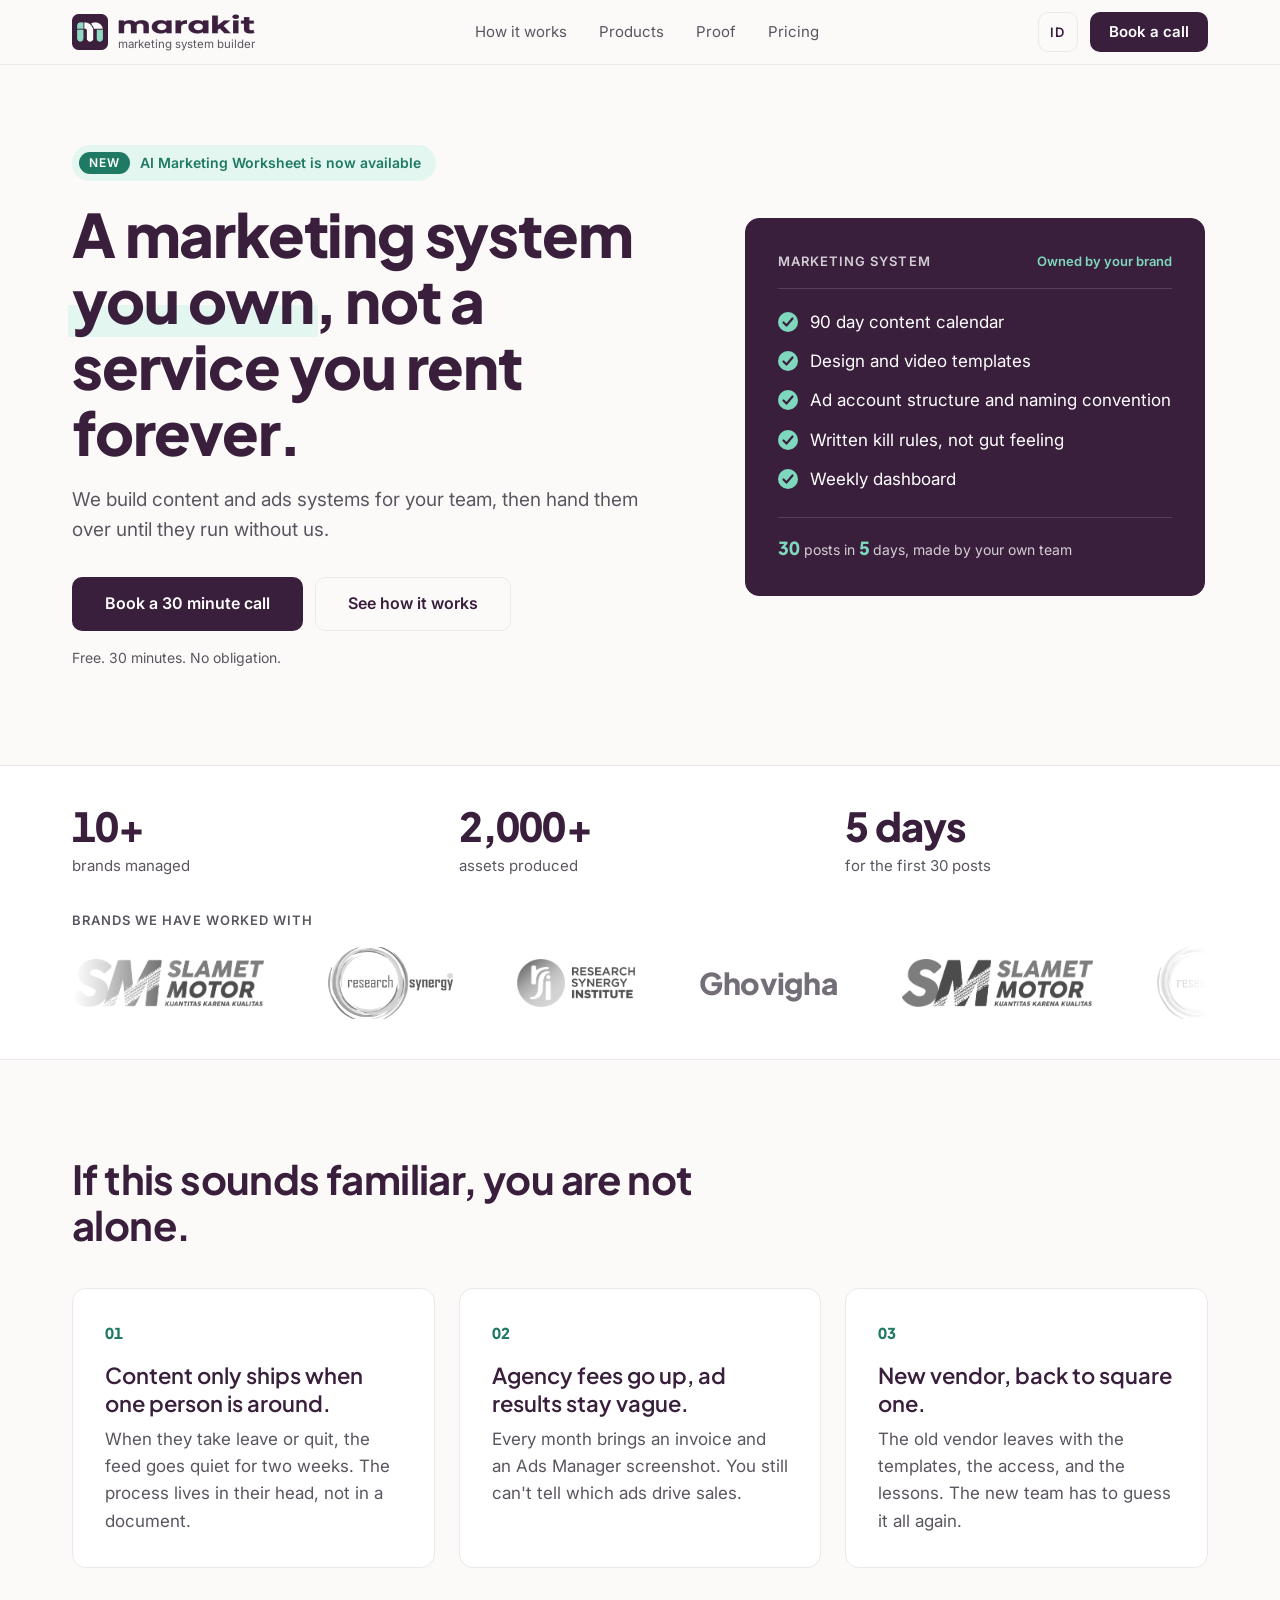
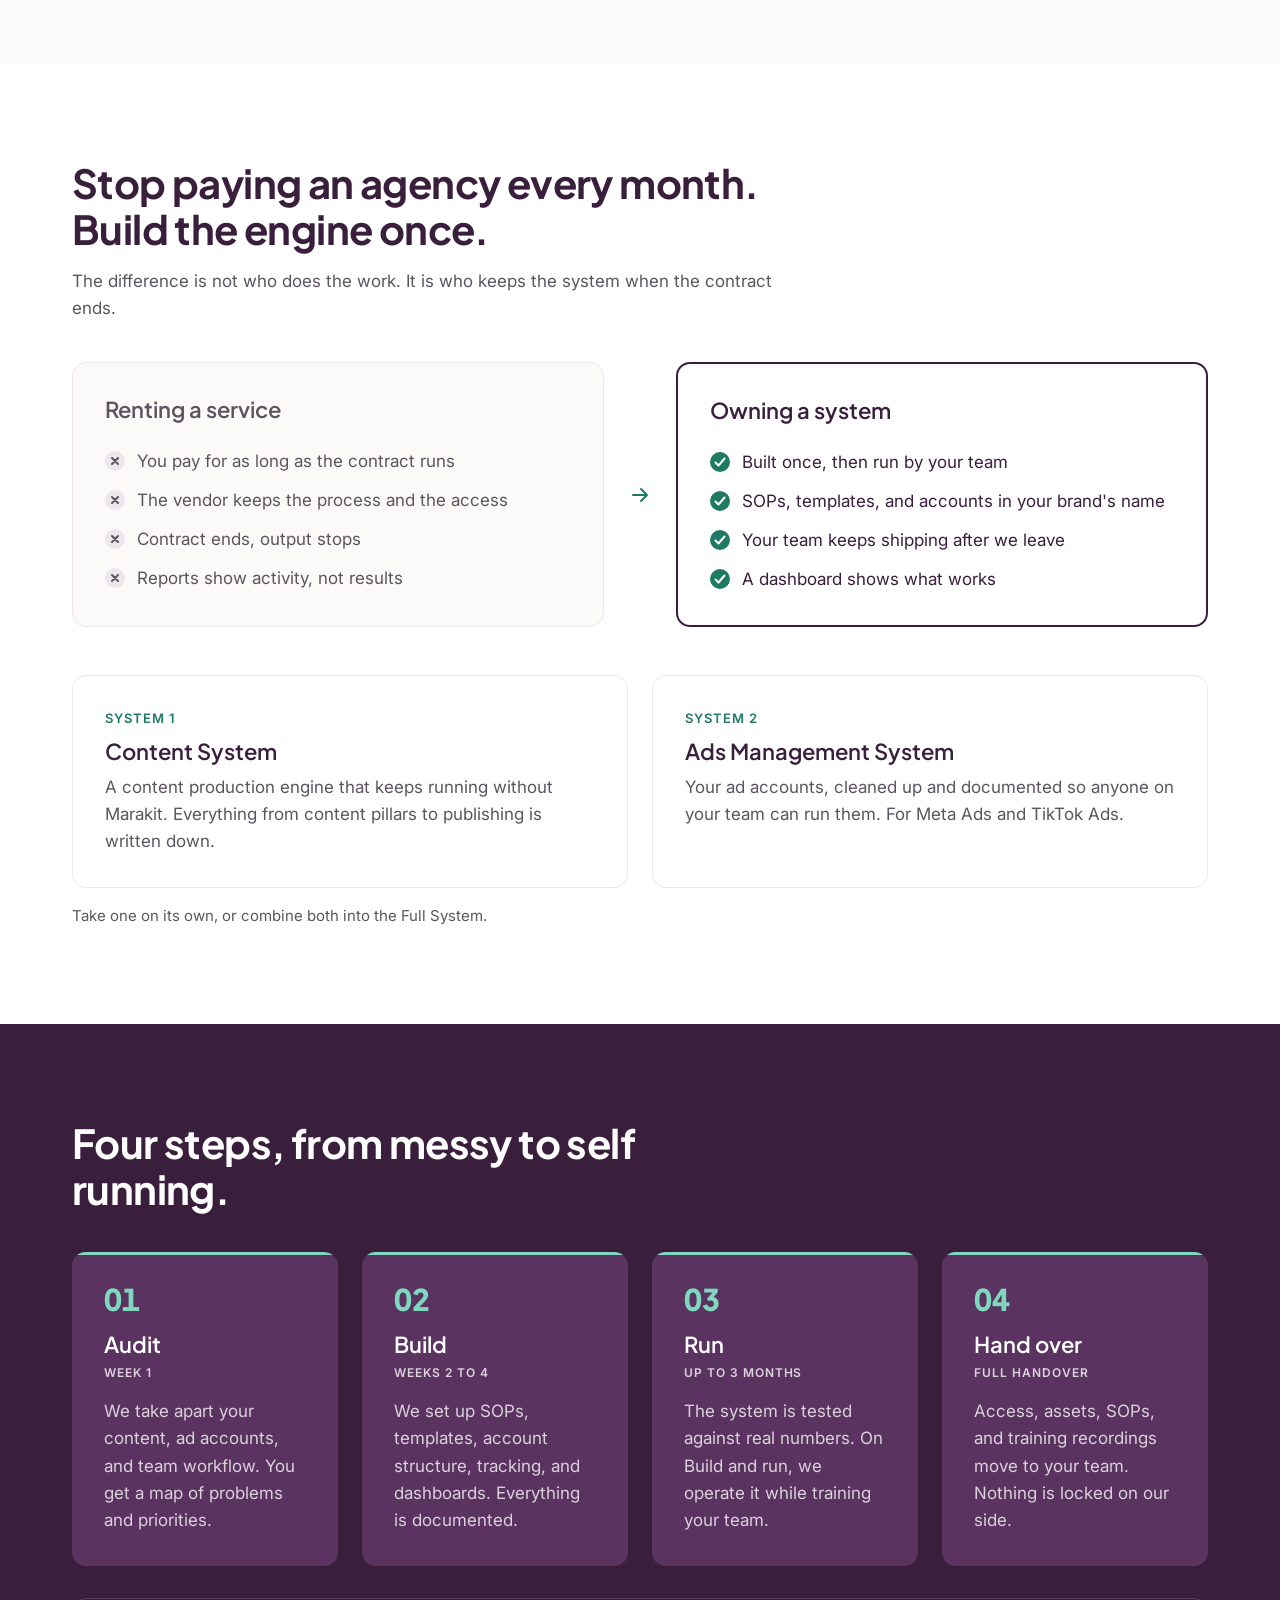
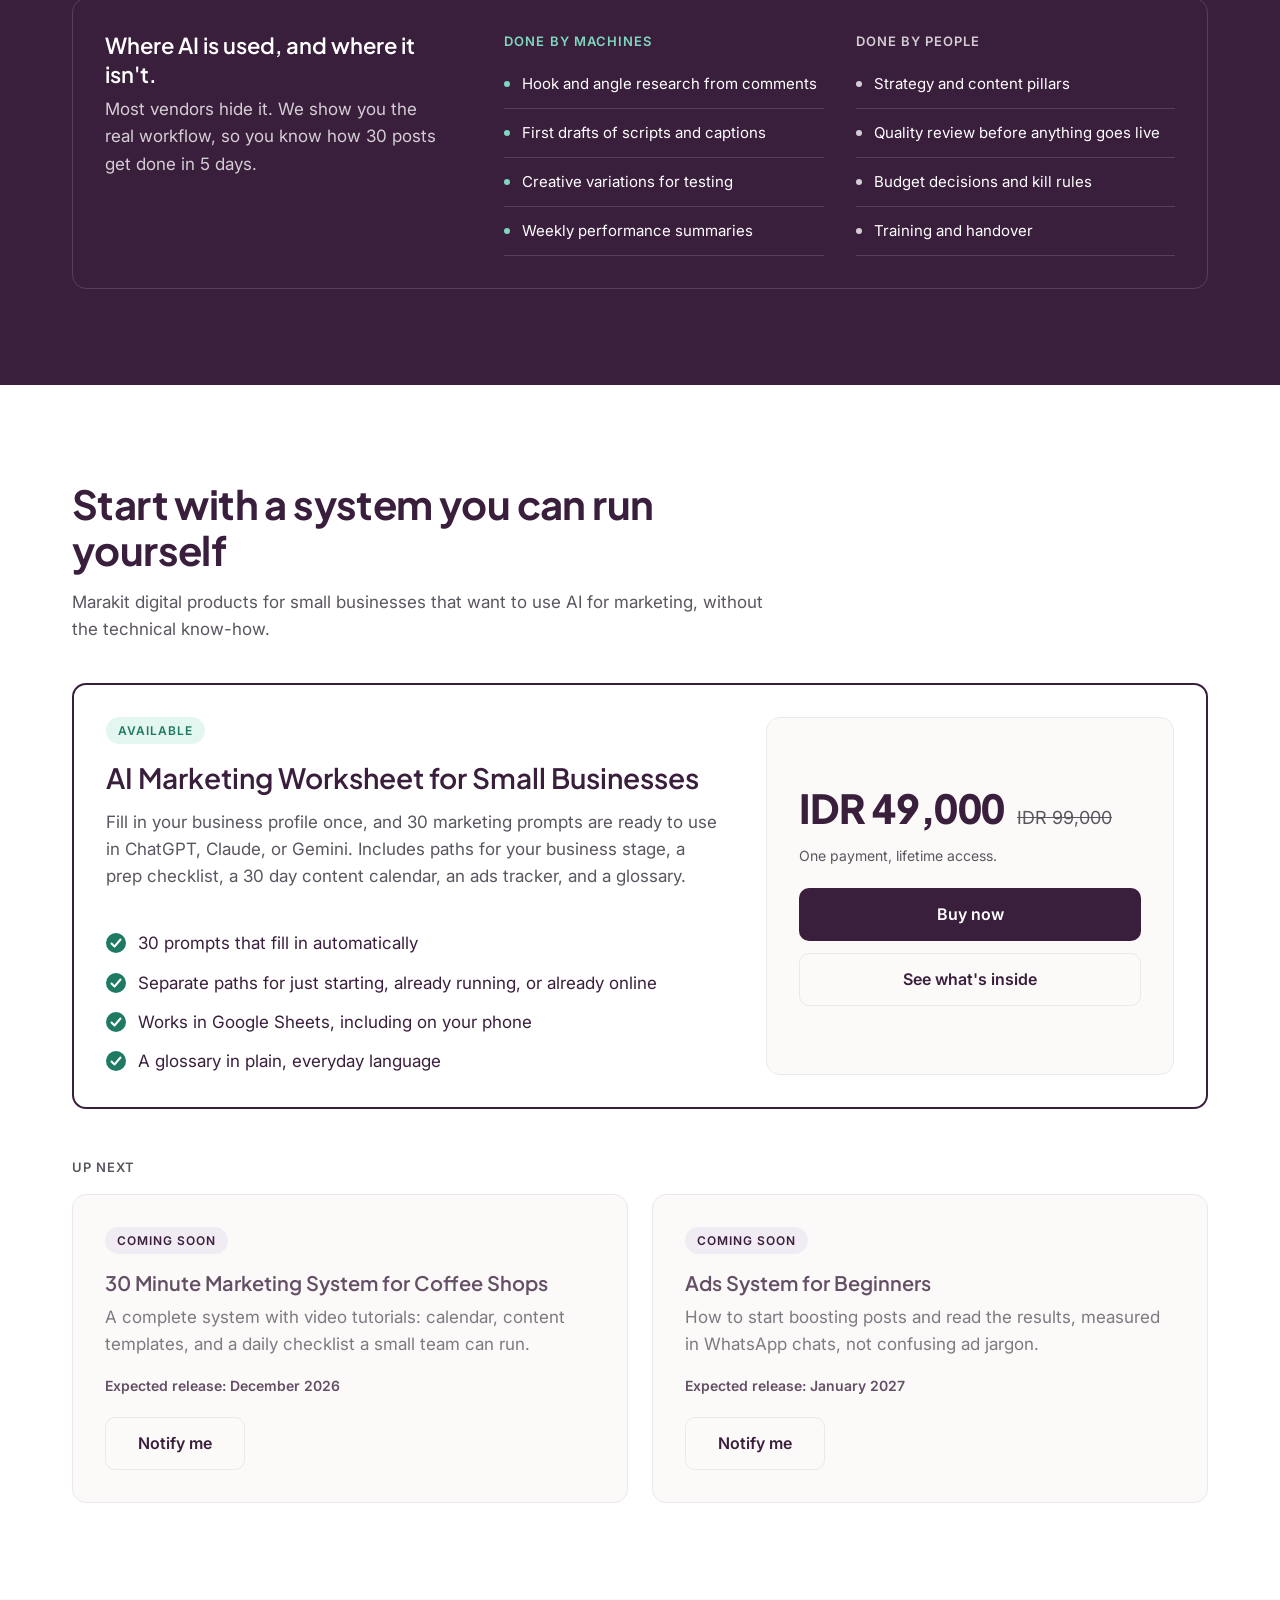
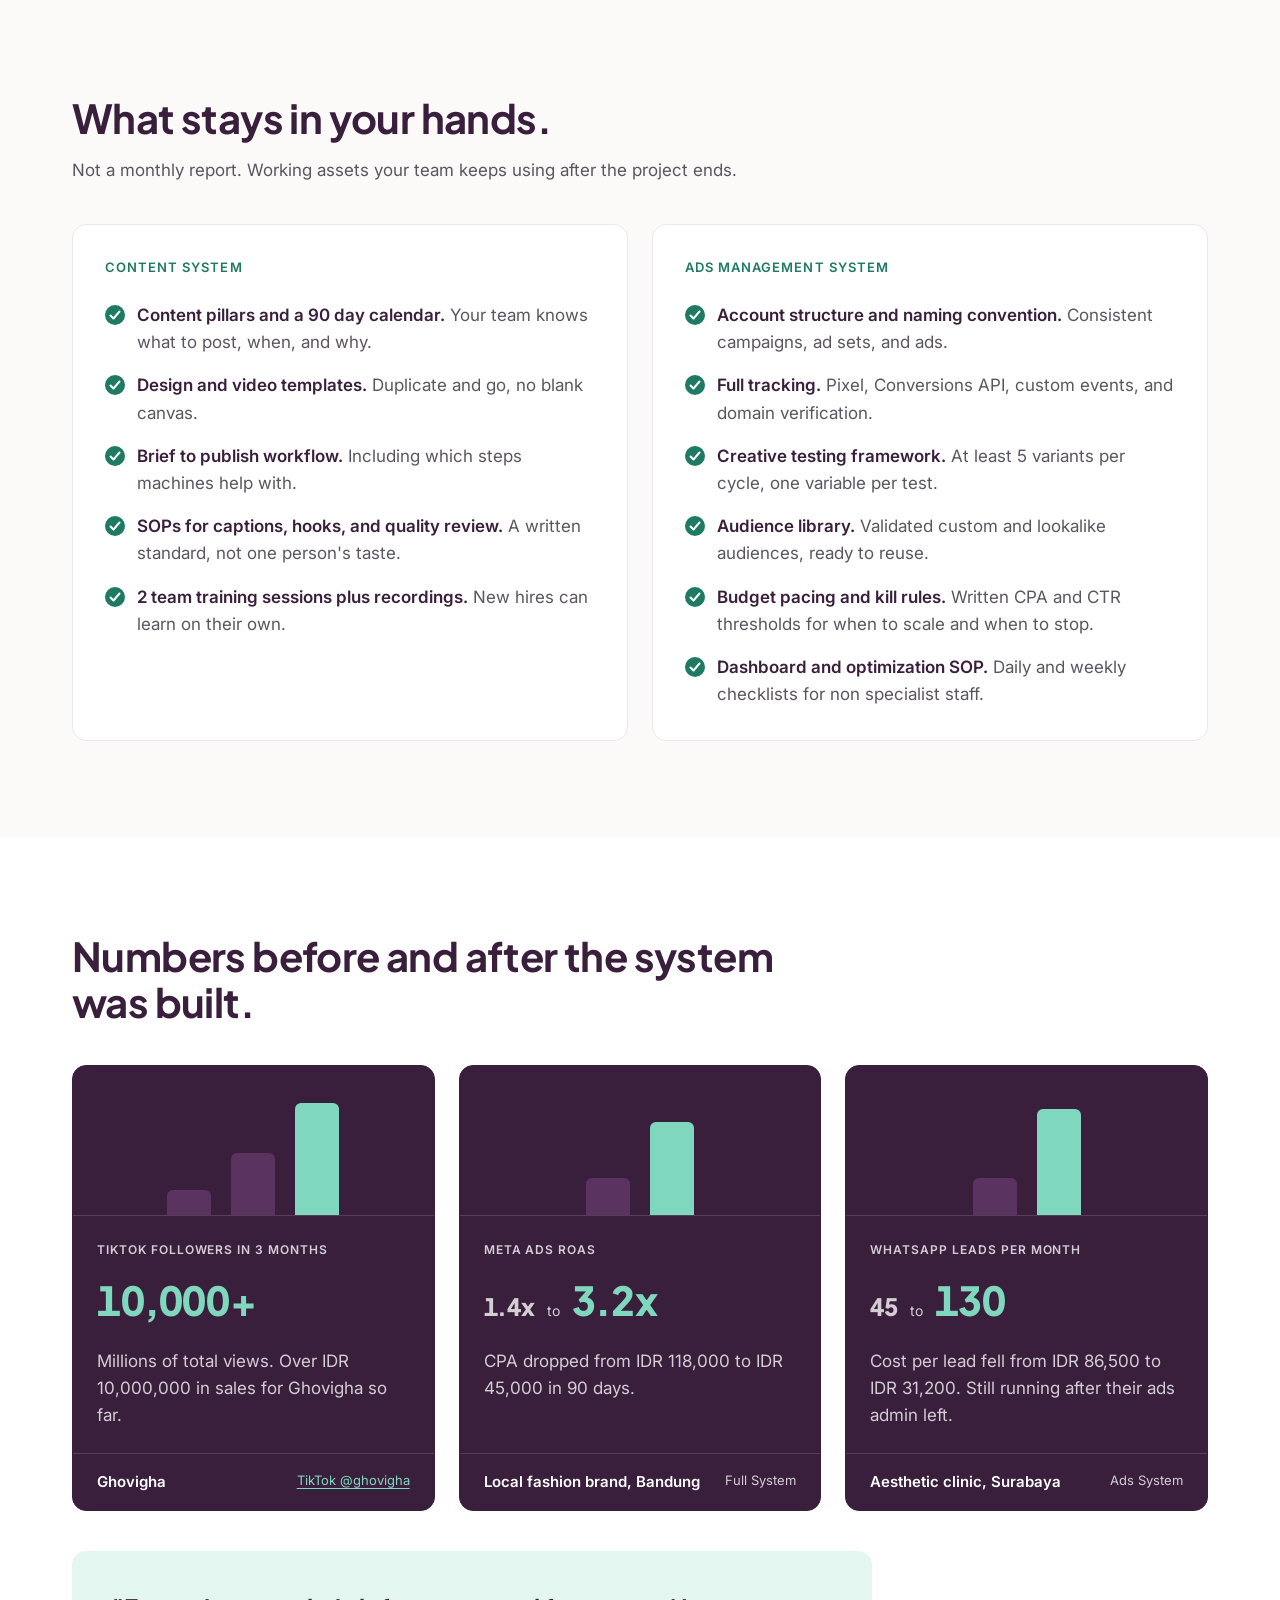
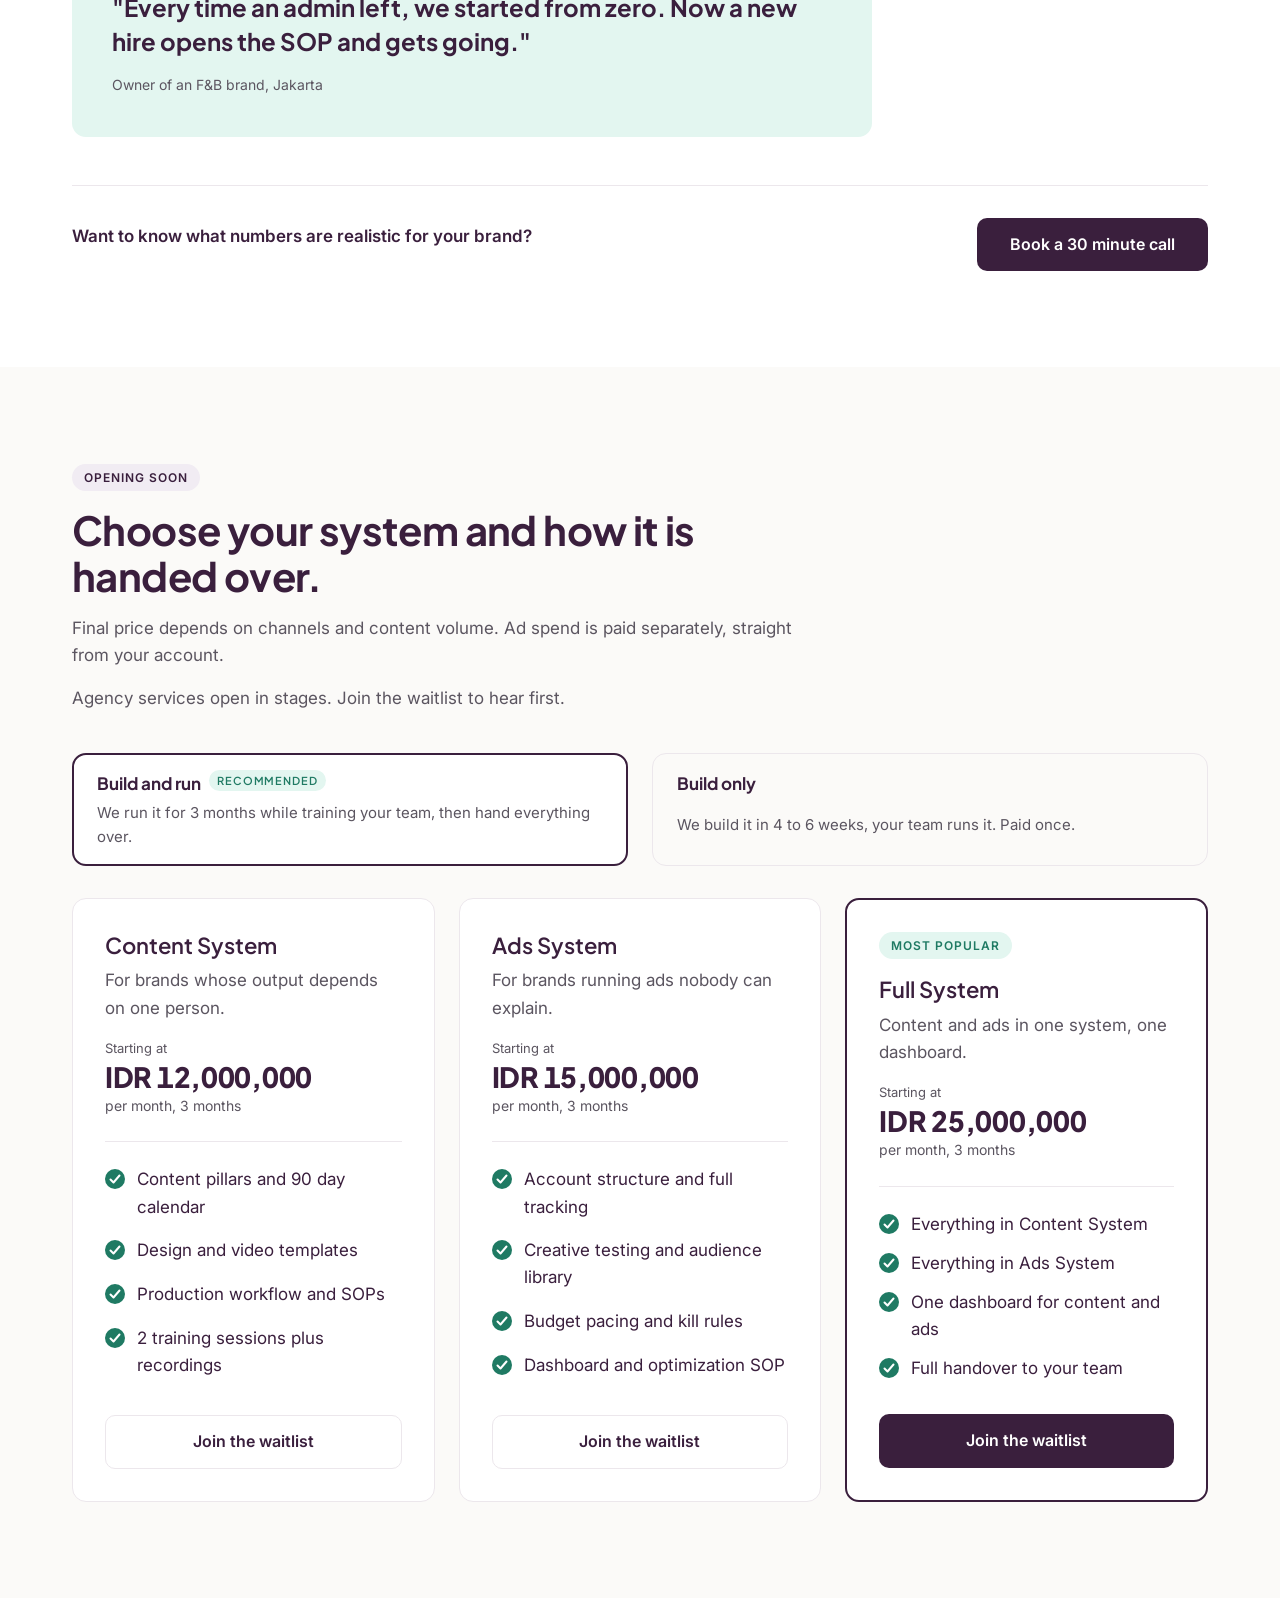
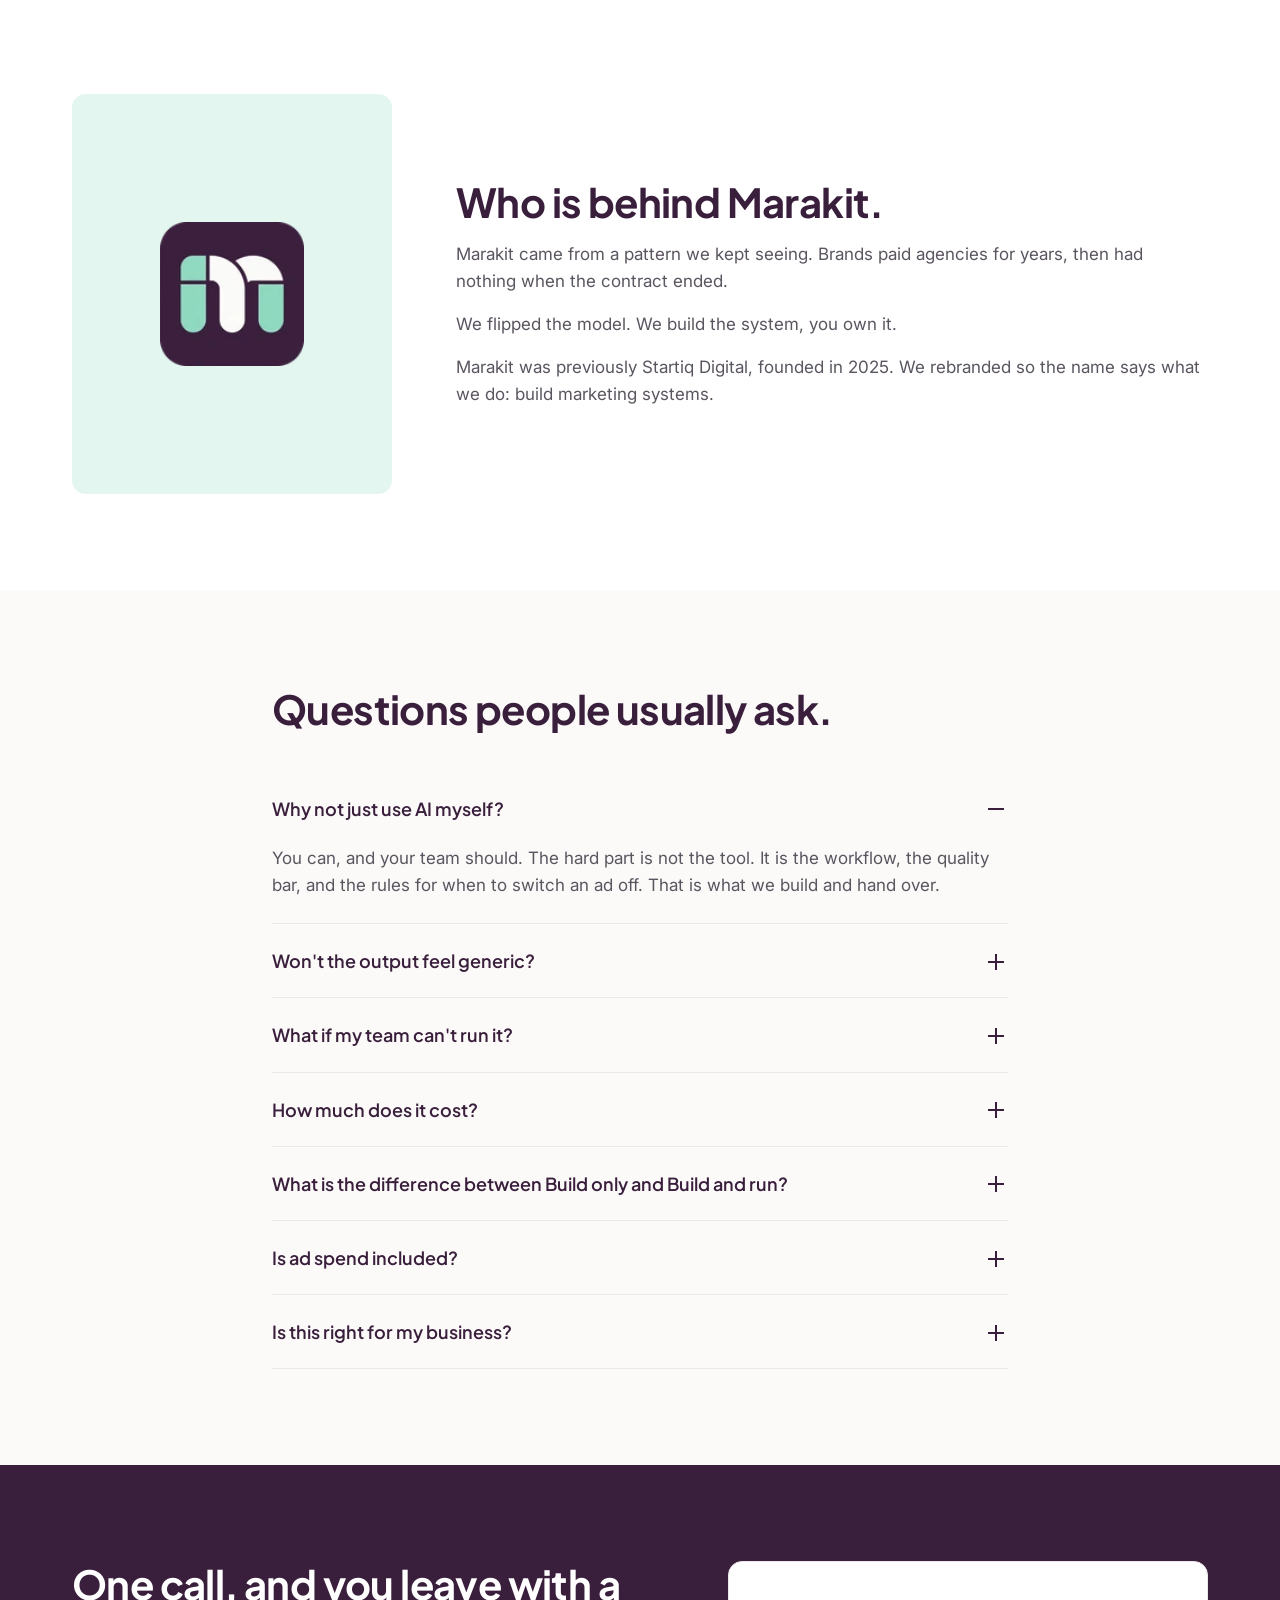
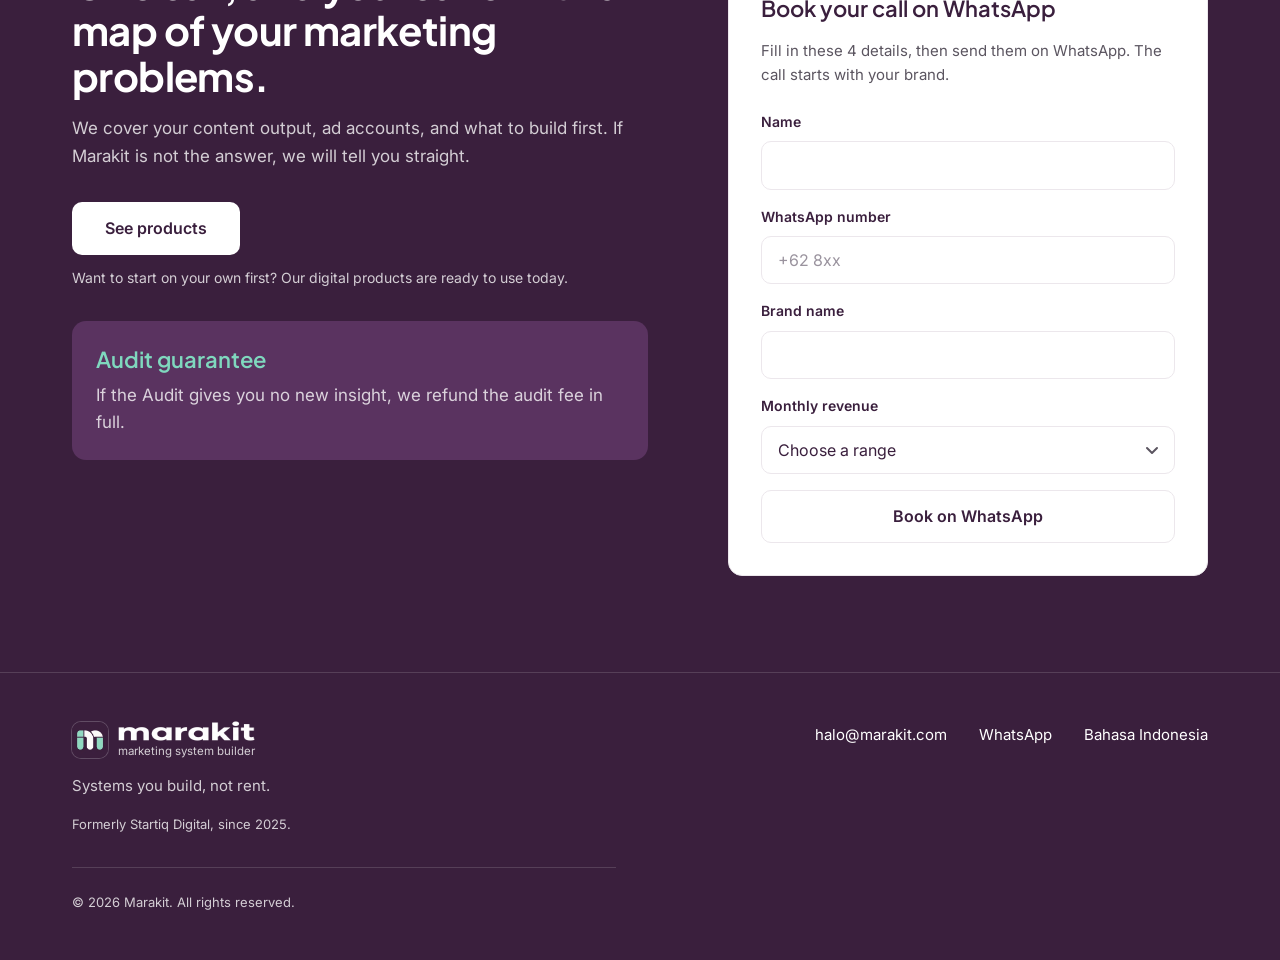
<file: archive/agency/en/index.html>
<!doctype html>
<html lang="en">
<head>
  <meta charset="utf-8">
  <meta name="viewport" content="width=device-width, initial-scale=1">
  <meta name="robots" content="noindex, nofollow">
  <!-- ARSIP: landing page layanan agensi (versi sebelum fokus produk). Tidak tampil di halaman utama. -->
  <title>Marakit, content and ads systems your team owns</title>
  <meta name="description" content="We build content and ads systems for your team, then hand them over until they run without us. Book a free 30 minute call.">
  <meta name="theme-color" content="#3A1F3D">
  <script>document.documentElement.classList.add("js")</script>
  <link rel="icon" href="../../../assets/favicon-32.png" sizes="32x32" type="image/png">
  <link rel="icon" href="../../../assets/favicon-192.png" sizes="192x192" type="image/png">
  <link rel="apple-touch-icon" href="../../../assets/apple-touch-icon.png">

  <meta property="og:type" content="website">
  <meta property="og:locale" content="en_US">
  <meta property="og:locale:alternate" content="id_ID">
  <meta property="og:site_name" content="Marakit">
  <meta property="og:url" content="https://marakit.com/en/">
  <meta property="og:title" content="Marakit, marketing systems you own">
  <meta property="og:description" content="A marketing system you own, not a service you rent forever.">
  <meta property="og:image" content="https://marakit.com/assets/og-image-en.png">
  <meta property="og:image:width" content="1200">
  <meta property="og:image:height" content="630">
  <meta name="twitter:card" content="summary_large_image">

  <link rel="preconnect" href="https://fonts.googleapis.com">
  <link rel="preconnect" href="https://fonts.gstatic.com" crossorigin>
  <link rel="stylesheet" href="https://fonts.googleapis.com/css2?family=Plus+Jakarta+Sans:wght@600;700;800&family=Inter:wght@400;600&display=swap">
  <link rel="stylesheet" href="../css/styles.css">

  <script type="application/ld+json">
  {
    "@context": "https://schema.org",
    "@type": "ProfessionalService",
    "name": "Marakit",
    "description": "We build content and ads systems for F&B, fashion, and service brands.",
    "alternateName": "Startiq Digital",
    "foundingDate": "2025",
    "url": "https://marakit.com/en/",
    "image": "https://marakit.com/assets/og-image-en.png",
    "logo": "https://marakit.com/assets/brand/logo-mark.png",
    "email": "halo@marakit.com",
    "areaServed": "ID",
    "address": { "@type": "PostalAddress", "addressLocality": "Jakarta", "addressCountry": "ID" },
    "priceRange": "IDR 12,000,000 - IDR 30,000,000"
  }
  </script>
  <script type="application/ld+json">
  {
    "@context": "https://schema.org",
    "@type": "FAQPage",
    "mainEntity": [
      { "@type": "Question", "name": "Why not just use AI myself?", "acceptedAnswer": { "@type": "Answer", "text": "You can, and your team should. The hard part is not the tool. It is the workflow, the quality bar, and the rules for when to switch an ad off. That is what we build and hand over." } },
      { "@type": "Question", "name": "Won't the output feel generic?", "acceptedAnswer": { "@type": "Answer", "text": "Templates are built from your brand's own data: tone, products, and content that already works. A person reviews every piece before it goes live." } },
      { "@type": "Question", "name": "What if my team can't run it?", "acceptedAnswer": { "@type": "Answer", "text": "That is why you get written SOPs, 2 training sessions, and recordings. The ads checklist is designed for non specialist staff." } },
      { "@type": "Question", "name": "How much does it cost?", "acceptedAnswer": { "@type": "Answer", "text": "Build only starts at IDR 15,000,000, paid once. Build and run starts at IDR 12,000,000 per month for 3 months. We give you the exact figure on the call." } },
      { "@type": "Question", "name": "What is the difference between Build only and Build and run?", "acceptedAnswer": { "@type": "Answer", "text": "Build only: we build the system in 4 to 6 weeks and your team runs it. Build and run: we run it for 3 months while training your team, then hand everything over." } },
      { "@type": "Question", "name": "Is ad spend included?", "acceptedAnswer": { "@type": "Answer", "text": "No. Ad spend is paid straight from your account to Meta or TikTok. We never hold your ad money." } },
      { "@type": "Question", "name": "Is this right for my business?", "acceptedAnswer": { "@type": "Answer", "text": "It fits best for F&B, fashion, or service brands making IDR 200 million to 2 billion a month, with a marketing team of 1 to 3 people." } }
    ]
  }
  </script>
</head>
<body>
  <a class="skip-link" href="#main">Skip to content</a>

  <!-- 1. Navbar -->
  <header class="nav" id="top">
    <div class="container nav__inner">
      <a class="brand" href="#top" aria-label="Marakit, the marketing system builder">
        <img class="brand__mark" src="../../../assets/brand/logo-mark.webp" alt="" width="36" height="36">
        <span class="brand__text">
          <img class="brand__word" src="../../../assets/brand/wordmark-plum.webp" alt="Marakit" width="99" height="20">
          <span class="brand__desc">marketing system builder</span>
        </span>
      </a>
      <nav aria-label="Main navigation">
        <ul class="nav__links">
          <li><a href="#how-it-works">How it works</a></li>
          <li><a href="#products">Products</a></li>
          <li><a href="#proof">Proof</a></li>
          <li><a href="#pricing">Pricing</a></li>
        </ul>
      </nav>
      <div class="nav__actions">
        <a class="lang" href="../" hreflang="id" lang="id" data-lang-switch="id" aria-label="Ganti ke Bahasa Indonesia">ID</a>
        <a class="btn btn--primary btn--sm" href="https://wa.me/6281220694447" data-cta="navbar" target="_blank" rel="noopener">
          <span class="hide-sm">Book a call</span><span class="show-sm">Book</span>
        </a>
      </div>
    </div>
  </header>

  <main id="main">
    <!-- 2. Hero -->
    <section class="hero section--bone">
      <div class="container hero__grid">
        <div class="hero__copy">
          <a class="hero__badge" href="#products" data-track="hero_badge"><span class="hero__badge-tag">New</span>AI Marketing Worksheet is now available</a>
          <h1>A marketing system <span class="hl">you own</span>, not a service you rent forever.</h1>
          <p class="lead">We build content and ads systems for your team, then hand them over until they run without us.</p>
          <div class="hero__actions">
            <a class="btn btn--primary" href="https://wa.me/6281220694447" data-cta="hero" target="_blank" rel="noopener">Book a 30 minute call</a>
            <a class="btn btn--secondary" href="#how-it-works">See how it works</a>
          </div>
          <p class="microcopy">Free. 30 minutes. No obligation.</p>
        </div>

        <div class="hero__visual" aria-hidden="true">
          <div class="card system-card">
            <div class="system-card__head">
              <span class="caption">Marketing system</span>
              <span class="system-card__owner">Owned by your brand</span>
            </div>
            <ul class="checklist">
              <li>90 day content calendar</li>
              <li>Design and video templates</li>
              <li>Ad account structure and naming convention</li>
              <li>Written kill rules, not gut feeling</li>
              <li>Weekly dashboard</li>
            </ul>
            <div class="system-card__foot">
              <span class="mono">30</span> posts in <span class="mono">5</span> days, made by your own team
            </div>
          </div>
        </div>
      </div>
    </section>

    <!-- 3. Social proof bar -->
    <!-- REPLACE before launch: the 2,000+ and 5 days figures must be real. -->
    <section class="proofbar section--white" aria-label="Marakit in numbers">
      <div class="container proofbar__grid">
        <div class="stat"><span class="stat__num">10+</span><span class="stat__label">brands managed</span></div>
        <div class="stat"><span class="stat__num">2,000+</span><span class="stat__label">assets produced</span></div>
        <div class="stat"><span class="stat__num">5 days</span><span class="stat__label">for the first 30 posts</span></div>
      </div>
      <div class="container logos">
        <p class="caption">Brands we have worked with</p>
        <ul class="logos__list">
          <li><img src="../../../assets/clients/slamet-motor.webp" alt="Slamet Motor" width="479" height="120" loading="lazy" decoding="async"></li>
          <li><img src="../../../assets/clients/research-synergy.webp" alt="Research Synergy" width="198" height="120" class="logo--tall" loading="lazy" decoding="async"></li>
          <li><img src="../../../assets/clients/research-synergy-institute.webp" alt="Research Synergy Institute" width="295" height="120" loading="lazy" decoding="async"></li>
          <li><span class="logo-text">Ghovigha</span></li>
        </ul>
      </div>
    </section>

    <!-- 4. Problem -->
    <section class="section section--bone" id="problem">
      <div class="container">
        <header class="section__head">
          <h2>If this sounds familiar, you are not alone.</h2>
        </header>
        <div class="grid grid--3">
          <article class="card problem">
            <span class="problem__num mono">01</span>
            <h3>Content only ships when one person is around.</h3>
            <p>When they take leave or quit, the feed goes quiet for two weeks. The process lives in their head, not in a document.</p>
          </article>
          <article class="card problem">
            <span class="problem__num mono">02</span>
            <h3>Agency fees go up, ad results stay vague.</h3>
            <p>Every month brings an invoice and an Ads Manager screenshot. You still can't tell which ads drive sales.</p>
          </article>
          <article class="card problem">
            <span class="problem__num mono">03</span>
            <h3>New vendor, back to square one.</h3>
            <p>The old vendor leaves with the templates, the access, and the lessons. The new team has to guess it all again.</p>
          </article>
        </div>
      </div>
    </section>

    <!-- 5. Solution -->
    <section class="section section--white" id="solution">
      <div class="container">
        <header class="section__head">
          <h2>Stop paying an agency every month. Build the engine once.</h2>
          <p class="section__sub">The difference is not who does the work. It is who keeps the system when the contract ends.</p>
        </header>
        <div class="compare">
          <div class="compare__col compare__col--before">
            <h3>Renting a service</h3>
            <ul class="xlist">
              <li>You pay for as long as the contract runs</li>
              <li>The vendor keeps the process and the access</li>
              <li>Contract ends, output stops</li>
              <li>Reports show activity, not results</li>
            </ul>
          </div>
          <div class="compare__arrow" aria-hidden="true">
            <svg viewBox="0 0 24 24" width="24" height="24"><path d="M5 12h14M13 6l6 6-6 6" fill="none" stroke="currentColor" stroke-width="2" stroke-linecap="round" stroke-linejoin="round"/></svg>
          </div>
          <div class="compare__col compare__col--after">
            <h3>Owning a system</h3>
            <ul class="checklist">
              <li>Built once, then run by your team</li>
              <li>SOPs, templates, and accounts in your brand's name</li>
              <li>Your team keeps shipping after we leave</li>
              <li>A dashboard shows what works</li>
            </ul>
          </div>
        </div>

        <div class="pillars">
          <article class="card pillar">
            <p class="caption">System 1</p>
            <h3>Content System</h3>
            <p>A content production engine that keeps running without Marakit. Everything from content pillars to publishing is written down.</p>
          </article>
          <article class="card pillar">
            <p class="caption">System 2</p>
            <h3>Ads Management System</h3>
            <p>Your ad accounts, cleaned up and documented so anyone on your team can run them. For Meta Ads and TikTok Ads.</p>
          </article>
        </div>
        <p class="pillars__note">Take one on its own, or combine both into the Full System.</p>
      </div>
    </section>

    <!-- 6. How it works (dark) -->
    <section class="section section--dark" id="how-it-works">
      <div class="container">
        <header class="section__head">
          <h2>Four steps, from messy to self running.</h2>
        </header>
        <ol class="steps">
          <li class="step">
            <span class="step__num mono">01</span>
            <h3>Audit</h3>
            <p class="step__time">Week 1</p>
            <p>We take apart your content, ad accounts, and team workflow. You get a map of problems and priorities.</p>
          </li>
          <li class="step">
            <span class="step__num mono">02</span>
            <h3>Build</h3>
            <p class="step__time">Weeks 2 to 4</p>
            <p>We set up SOPs, templates, account structure, tracking, and dashboards. Everything is documented.</p>
          </li>
          <li class="step">
            <span class="step__num mono">03</span>
            <h3>Run</h3>
            <p class="step__time">Up to 3 months</p>
            <p>The system is tested against real numbers. On Build and run, we operate it while training your team.</p>
          </li>
          <li class="step">
            <span class="step__num mono">04</span>
            <h3>Hand over</h3>
            <p class="step__time">Full handover</p>
            <p>Access, assets, SOPs, and training recordings move to your team. Nothing is locked on our side.</p>
          </li>
        </ol>

        <div class="split">
          <div class="split__intro">
            <h3>Where AI is used, and where it isn't.</h3>
            <p>Most vendors hide it. We show you the real workflow, so you know how 30 posts get done in 5 days.</p>
          </div>
          <div class="split__cols">
            <div class="split__col">
              <p class="caption">Done by machines</p>
              <ul class="tools">
                <li><span>Hook and angle research from comments</span></li>
                <li><span>First drafts of scripts and captions</span></li>
                <li><span>Creative variations for testing</span></li>
                <li><span>Weekly performance summaries</span></li>
              </ul>
            </div>
            <div class="split__col">
              <p class="caption">Done by people</p>
              <ul class="tools">
                <li><span>Strategy and content pillars</span></li>
                <li><span>Quality review before anything goes live</span></li>
                <li><span>Budget decisions and kill rules</span></li>
                <li><span>Training and handover</span></li>
              </ul>
            </div>
          </div>
        </div>
      </div>
    </section>

    <!-- 7. Digital products. Buy and preview links are set in js/main.js (CONFIG.products). -->
    <!-- GANTI kalau perlu: harga, nama, dan perkiraan rilis produk. -->
    <section class="section section--white" id="products">
      <div class="container">
        <header class="section__head">
          <h2>Start with a system you can run yourself</h2>
          <p class="section__sub">Marakit digital products for small businesses that want to use AI for marketing, without the technical know-how.</p>
        </header>

        <article class="card product product--featured">
          <div class="product__info">
            <span class="badge">Available</span>
            <h3 class="product__name">AI Marketing Worksheet for Small Businesses</h3>
            <p class="product__desc">Fill in your business profile once, and 30 marketing prompts are ready to use in ChatGPT, Claude, or Gemini. Includes paths for your business stage, a prep checklist, a 30 day content calendar, an ads tracker, and a glossary.</p>
            <ul class="checklist">
                <li>30 prompts that fill in automatically</li>
                <li>Separate paths for just starting, already running, or already online</li>
                <li>Works in Google Sheets, including on your phone</li>
                <li>A glossary in plain, everyday language</li>
            </ul>
          </div>
          <div class="product__buy">
            <p class="product__price">
              <span class="visually-hidden">Price: </span><span class="mono">IDR 49,000</span>
              <s class="product__was"><span class="visually-hidden">Regular price: </span>IDR 99,000</s>
            </p>
            <p class="product__note">One payment, lifetime access.</p>
            <a class="btn btn--primary btn--block" href="https://wa.me/6281220694447" data-product="worksheet" data-product-link="buyUrl" data-wa-fallback="Hi Marakit, I'd like to buy the AI Marketing Worksheet." target="_blank" rel="noopener">Buy now</a>
            <a class="btn btn--secondary btn--block" href="https://wa.me/6281220694447" data-product="worksheet" data-product-link="demoUrl" data-wa-fallback="Hi Marakit, I'd like to see what's inside the AI Marketing Worksheet." target="_blank" rel="noopener">See what's inside</a>
          </div>
        </article>

        <p class="caption products__label">Up next</p>
        <div class="products-soon">
          <article class="card product product--soon">
            <span class="badge badge--soon">Coming soon</span>
            <h3 class="product__name">30 Minute Marketing System for Coffee Shops</h3>
            <p class="product__desc">A complete system with video tutorials: calendar, content templates, and a daily checklist a small team can run.</p>
            <p class="product__release">Expected release: December 2026</p>
            <a class="btn btn--secondary" href="https://wa.me/6281220694447" data-wa-text="Hi Marakit, please let me know when 30 Minute Marketing System for Coffee Shops is released." data-event="notify_click" data-wa-loc="produk_kabari" target="_blank" rel="noopener">Notify me</a>
          </article>
          <article class="card product product--soon">
            <span class="badge badge--soon">Coming soon</span>
            <h3 class="product__name">Ads System for Beginners</h3>
            <p class="product__desc">How to start boosting posts and read the results, measured in WhatsApp chats, not confusing ad jargon.</p>
            <p class="product__release">Expected release: January 2027</p>
            <a class="btn btn--secondary" href="https://wa.me/6281220694447" data-wa-text="Hi Marakit, please let me know when Ads System for Beginners is released." data-event="notify_click" data-wa-loc="produk_kabari" target="_blank" rel="noopener">Notify me</a>
          </article>
        </div>
      </div>
    </section>

    <!-- 8. Deliverables -->
    <section class="section section--bone" id="deliverables">
      <div class="container">
        <header class="section__head">
          <h2>What stays in your hands.</h2>
          <p class="section__sub">Not a monthly report. Working assets your team keeps using after the project ends.</p>
        </header>
        <div class="deliv-grid">
          <article class="card deliv-list">
            <p class="caption">Content System</p>
            <ul class="checklist">
              <li><strong>Content pillars and a 90 day calendar.</strong> Your team knows what to post, when, and why.</li>
              <li><strong>Design and video templates.</strong> Duplicate and go, no blank canvas.</li>
              <li><strong>Brief to publish workflow.</strong> Including which steps machines help with.</li>
              <li><strong>SOPs for captions, hooks, and quality review.</strong> A written standard, not one person's taste.</li>
              <li><strong>2 team training sessions plus recordings.</strong> New hires can learn on their own.</li>
            </ul>
          </article>
          <article class="card deliv-list">
            <p class="caption">Ads Management System</p>
            <ul class="checklist">
              <li><strong>Account structure and naming convention.</strong> Consistent campaigns, ad sets, and ads.</li>
              <li><strong>Full tracking.</strong> Pixel, Conversions API, custom events, and domain verification.</li>
              <li><strong>Creative testing framework.</strong> At least 5 variants per cycle, one variable per test.</li>
              <li><strong>Audience library.</strong> Validated custom and lookalike audiences, ready to reuse.</li>
              <li><strong>Budget pacing and kill rules.</strong> Written CPA and CTR thresholds for when to scale and when to stop.</li>
              <li><strong>Dashboard and optimization SOP.</strong> Daily and weekly checklists for non specialist staff.</li>
            </ul>
          </article>
        </div>
      </div>
    </section>

    <!-- 9. Proof -->
    <!-- The Ghovigha case study is real. REPLACE before launch: the other 2 case studies are SAMPLE STRUCTURE only. Write metrics as they are, never rounded up. -->
    <section class="section section--white" id="proof">
      <div class="container">
        <header class="section__head">
          <h2>Numbers before and after the system was built.</h2>
        </header>
        <div class="grid grid--3">
          <article class="card case">
            <div class="case__visual" aria-hidden="true">
              <div class="bars"><span style="--h:20%"></span><span style="--h:50%"></span><span class="is-after" style="--h:90%"></span></div>
            </div>
            <div class="case__body">
              <p class="case__metric">TikTok followers in 3 months</p>
              <p class="case__nums"><span class="mono case__after">10,000+</span></p>
              <p>Millions of total views. Over IDR 10,000,000 in sales for Ghovigha so far.</p>
            </div>
            <p class="case__client">Ghovigha <a class="case__tag" href="https://www.tiktok.com/@ghovigha" target="_blank" rel="noopener">TikTok @ghovigha</a></p>
          </article>
          <article class="card case">
            <div class="case__visual" aria-hidden="true">
              <div class="bars"><span style="--h:30%"></span><span class="is-after" style="--h:75%"></span></div>
            </div>
            <div class="case__body">
              <p class="case__metric">Meta Ads ROAS</p>
              <p class="case__nums"><span class="mono case__before">1.4x</span><span class="case__to">to</span><span class="mono case__after">3.2x</span></p>
              <p>CPA dropped from IDR 118,000 to IDR 45,000 in 90 days.</p>
            </div>
            <p class="case__client">Local fashion brand, Bandung <span class="case__tag">Full System</span></p>
          </article>
          <article class="card case">
            <div class="case__visual" aria-hidden="true">
              <div class="bars"><span style="--h:30%"></span><span class="is-after" style="--h:85%"></span></div>
            </div>
            <div class="case__body">
              <p class="case__metric">WhatsApp leads per month</p>
              <p class="case__nums"><span class="mono case__before">45</span><span class="case__to">to</span><span class="mono case__after">130</span></p>
              <p>Cost per lead fell from IDR 86,500 to IDR 31,200. Still running after their ads admin left.</p>
            </div>
            <p class="case__client">Aesthetic clinic, Surabaya <span class="case__tag">Ads System</span></p>
          </article>
        </div>

        <blockquote class="quote">
          <p>"Every time an admin left, we started from zero. Now a new hire opens the SOP and gets going."</p>
          <footer>Owner of an F&amp;B brand, Jakarta</footer>
        </blockquote>

        <div class="inline-cta">
          <p>Want to know what numbers are realistic for your brand?</p>
          <a class="btn btn--primary" href="https://wa.me/6281220694447" data-cta="after_bukti" target="_blank" rel="noopener">Book a 30 minute call</a>
        </div>
      </div>
    </section>

    <!-- 10. Pricing -->
    <section class="section section--bone" id="pricing" data-model="run">
      <div class="container">
        <header class="section__head">
          <span class="badge badge--soon">Opening soon</span>
          <h2>Choose your system and how it is handed over.</h2>
          <p class="section__sub">Final price depends on channels and content volume. Ad spend is paid separately, straight from your account.</p>
          <p class="section__sub">Agency services open in stages. Join the waitlist to hear first.</p>
        </header>

        <div class="models" role="group" aria-label="Handover model">
          <button type="button" class="model" data-model-btn="run" aria-pressed="true">
            <span class="model__name">Build and run <span class="badge badge--inline">Recommended</span></span>
            <span class="model__desc">We run it for 3 months while training your team, then hand everything over.</span>
          </button>
          <button type="button" class="model" data-model-btn="build" aria-pressed="false">
            <span class="model__name">Build only</span>
            <span class="model__desc">We build it in 4 to 6 weeks, your team runs it. Paid once.</span>
          </button>
        </div>

        <div class="grid grid--3 pricing">
          <article class="card tier">
            <h3>Content System</h3>
            <p class="tier__for">For brands whose output depends on one person.</p>
            <p class="tier__price">
              <span class="tier__from">Starting at</span>
              <span class="mono" data-show="run">IDR 12,000,000</span><span class="tier__unit" data-show="run">per month, 3 months</span>
              <span class="mono" data-show="build">IDR 15,000,000</span><span class="tier__unit" data-show="build">paid once, 4 to 6 weeks</span>
            </p>
            <ul class="checklist">
              <li>Content pillars and 90 day calendar</li>
              <li>Design and video templates</li>
              <li>Production workflow and SOPs</li>
              <li>2 training sessions plus recordings</li>
            </ul>
            <a class="btn btn--secondary btn--block" href="https://wa.me/6281220694447" data-wa-text="Hi Marakit, I'd like to join the waitlist for Content System." data-event="waitlist_click" data-wa-loc="paket_content" target="_blank" rel="noopener">Join the waitlist</a>
          </article>
          <article class="card tier">
            <h3>Ads System</h3>
            <p class="tier__for">For brands running ads nobody can explain.</p>
            <p class="tier__price">
              <span class="tier__from">Starting at</span>
              <span class="mono" data-show="run">IDR 15,000,000</span><span class="tier__unit" data-show="run">per month, 3 months</span>
              <span class="mono" data-show="build">IDR 18,000,000</span><span class="tier__unit" data-show="build">paid once, 4 to 6 weeks</span>
            </p>
            <ul class="checklist">
              <li>Account structure and full tracking</li>
              <li>Creative testing and audience library</li>
              <li>Budget pacing and kill rules</li>
              <li>Dashboard and optimization SOP</li>
            </ul>
            <a class="btn btn--secondary btn--block" href="https://wa.me/6281220694447" data-wa-text="Hi Marakit, I'd like to join the waitlist for Ads System." data-event="waitlist_click" data-wa-loc="paket_ads" target="_blank" rel="noopener">Join the waitlist</a>
          </article>
          <article class="card tier tier--popular">
            <span class="badge">Most popular</span>
            <h3>Full System</h3>
            <p class="tier__for">Content and ads in one system, one dashboard.</p>
            <p class="tier__price">
              <span class="tier__from">Starting at</span>
              <span class="mono" data-show="run">IDR 25,000,000</span><span class="tier__unit" data-show="run">per month, 3 months</span>
              <span class="mono" data-show="build">IDR 30,000,000</span><span class="tier__unit" data-show="build">paid once, 4 to 6 weeks</span>
            </p>
            <ul class="checklist">
              <li>Everything in Content System</li>
              <li>Everything in Ads System</li>
              <li>One dashboard for content and ads</li>
              <li>Full handover to your team</li>
            </ul>
            <a class="btn btn--primary btn--block" href="https://wa.me/6281220694447" data-wa-text="Hi Marakit, I'd like to join the waitlist for Full System." data-event="waitlist_click" data-wa-loc="paket_full" target="_blank" rel="noopener">Join the waitlist</a>
          </article>
        </div>
      </div>
    </section>

    <!-- 11. About -->
    <section class="section section--white" id="about">
      <div class="container about">
        <div class="about__photo" role="img" aria-label="Photo of the Marakit team">
          <img src="../../../assets/brand/logo-mark.webp" alt="" width="128" height="128" loading="lazy" class="about__logo">
        </div>
        <div class="about__copy">
          <h2>Who is behind Marakit.</h2>
          <p>Marakit came from a pattern we kept seeing. Brands paid agencies for years, then had nothing when the contract ended.</p>
          <p>We flipped the model. We build the system, you own it.</p>
          <p>Marakit was previously Startiq Digital, founded in 2025. We rebranded so the name says what we do: build marketing systems.</p>
        </div>
      </div>
    </section>

    <!-- 12. FAQ -->
    <section class="section section--bone" id="faq">
      <div class="container container--narrow">
        <header class="section__head">
          <h2>Questions people usually ask.</h2>
        </header>
        <div class="faq">
          <details name="faq" open>
            <summary>Why not just use AI myself?</summary>
            <p>You can, and your team should. The hard part is not the tool. It is the workflow, the quality bar, and the rules for when to switch an ad off. That is what we build and hand over.</p>
          </details>
          <details name="faq">
            <summary>Won't the output feel generic?</summary>
            <p>Templates are built from your brand's own data: tone, products, and content that already works. A person reviews every piece before it goes live. See examples in <a href="#proof">Proof</a>.</p>
          </details>
          <details name="faq">
            <summary>What if my team can't run it?</summary>
            <p>That is why you get written SOPs, 2 training sessions, and recordings. The ads checklist is designed for non specialist staff.</p>
          </details>
          <details name="faq">
            <summary>How much does it cost?</summary>
            <p>Build only starts at IDR 15,000,000, paid once. Build and run starts at IDR 12,000,000 per month for 3 months. We give you the exact figure on the call.</p>
          </details>
          <details name="faq">
            <summary>What is the difference between Build only and Build and run?</summary>
            <p>Build only: we build the system in 4 to 6 weeks and your team runs it. Build and run: we run it for 3 months while training your team, then hand everything over.</p>
          </details>
          <details name="faq">
            <summary>Is ad spend included?</summary>
            <p>No. Ad spend is paid straight from your account to Meta or TikTok. We never hold your ad money.</p>
          </details>
          <details name="faq">
            <summary>Is this right for my business?</summary>
            <p>It fits best for F&amp;B, fashion, or service brands making IDR 200 million to 2 billion a month, with a marketing team of 1 to 3 people.</p>
          </details>
        </div>
      </div>
    </section>

    <!-- 13. Closing CTA (dark) -->
    <section class="section section--dark" id="booking">
      <div class="container closing">
        <div class="closing__copy">
          <h2>One call, and you leave with a map of your marketing problems.</h2>
          <p>We cover your content output, ad accounts, and what to build first. If Marakit is not the answer, we will tell you straight.</p>
          <div class="closing__actions">
            <a class="btn btn--light" href="#products" data-track="closing_lihat_produk">See products</a>
          </div>
          <p class="closing__hint">Want to start on your own first? Our digital products are ready to use today.</p>
          <div class="guarantee">
            <h3>Audit guarantee</h3>
            <p>If the Audit gives you no new insight, we refund the audit fee in full.</p>
          </div>
        </div>

        <form class="card form" id="booking-form" novalidate>
          <h3>Book your call on WhatsApp</h3>
          <p class="form__hint">Fill in these 4 details, then send them on WhatsApp. The call starts with your brand.</p>
          <div class="field">
            <label for="f-name">Name</label>
            <input id="f-name" name="name" type="text" autocomplete="name" required>
          </div>
          <div class="field">
            <label for="f-wa">WhatsApp number</label>
            <input id="f-wa" name="whatsapp" type="tel" inputmode="tel" autocomplete="tel" placeholder="+62 8xx" required pattern="^\+?[0-9][0-9\s\-]{7,16}$">
          </div>
          <div class="field">
            <label for="f-brand">Brand name</label>
            <input id="f-brand" name="brand" type="text" autocomplete="organization" required>
          </div>
          <div class="field">
            <label for="f-omzet">Monthly revenue</label>
            <select id="f-omzet" name="omzet" required>
              <option value="" selected disabled>Choose a range</option>
              <option>Under IDR 200 million</option>
              <option>IDR 200 to 500 million</option>
              <option>IDR 500 million to 1 billion</option>
              <option>IDR 1 to 2 billion</option>
              <option>Over IDR 2 billion</option>
            </select>
          </div>
          <p class="form__error" id="form-error" role="alert" hidden>Please fill in every field with a valid WhatsApp number.</p>
          <button class="btn btn--secondary btn--block" type="submit">Book on WhatsApp</button>
        </form>
      </div>
    </section>
  </main>

  <!-- 14. Footer -->
  <footer class="footer">
    <div class="container footer__grid">
      <div>
        <p class="brand brand--light"><img class="brand__mark" src="../../../assets/brand/logo-mark.webp" alt="" width="36" height="36"><span class="brand__text"><img class="brand__word" src="../../../assets/brand/wordmark-white.webp" alt="Marakit" width="99" height="20"><span class="brand__desc">marketing system builder</span></span></p>
        <p class="footer__tag">Systems you build, not rent.</p>
        <p class="footer__note">Formerly Startiq Digital, since 2025.</p>
      </div>
      <ul class="footer__links">
        <li><a href="mailto:halo@marakit.com">halo@marakit.com</a></li>
        <li><a href="https://wa.me/6281220694447" data-wa="footer" target="_blank" rel="noopener">WhatsApp</a></li>
        <li><a href="../" hreflang="id" lang="id" data-lang-switch="id">Bahasa Indonesia</a></li>
      </ul>
      <p class="footer__legal">&copy; 2026 Marakit. All rights reserved.</p>
    </div>
  </footer>

  <script src="../js/main.js" defer></script>
  <script src="../js/fx.js" defer></script>
</body>
</html>
</file>
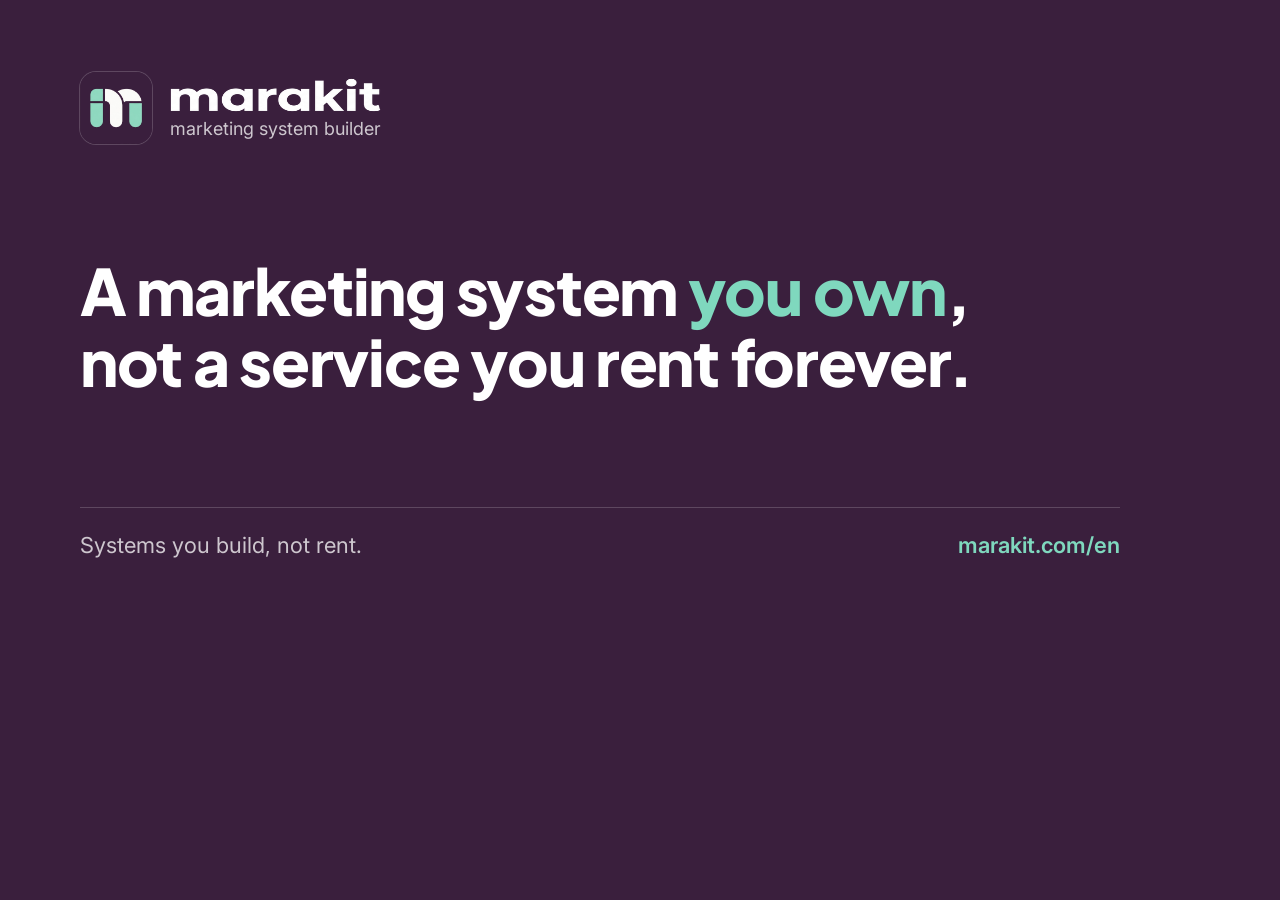
<file: tools/og-image-en.html>
<!doctype html>
<html lang="en"><head><meta charset="utf-8">
<link rel="stylesheet" href="https://fonts.googleapis.com/css2?family=Plus+Jakarta+Sans:wght@700;800&family=Inter:wght@400;600&display=swap">
<style>
  html,body{margin:0}
  body{width:1200px;height:630px;background:#3A1F3D;color:#fff;font-family:Inter,sans-serif;display:flex;flex-direction:column;justify-content:space-between;padding:72px 80px;box-sizing:border-box}
  .grid{display:none}
  .brand{display:flex;align-items:center;gap:18px}.brand .m{width:72px;height:72px;border-radius:16px;box-shadow:0 0 0 1px rgba(255,255,255,.18)}.brand span{display:flex;flex-direction:column;gap:6px}.brand .w{height:34px;width:auto}
  .brand i{display:none}
  .brand small{display:block;font-family:Inter,sans-serif;font-size:18px;color:rgba(255,255,255,.75);font-weight:400}
  h1{font-family:'Plus Jakarta Sans',sans-serif;font-weight:800;font-size:64px;line-height:1.1;margin:0;max-width:1000px;letter-spacing:-0.02em}
  h1 span{color:#7FD8BE}
  .foot{display:flex;justify-content:space-between;align-items:center;font-size:22px;color:rgba(255,255,255,.75);border-top:1px solid rgba(255,255,255,.18);padding-top:24px}
  .foot b{color:#7FD8BE;font-weight:600}
  .bar{display:none}
</style></head>
<body>
  <div class="grid"></div>
  <div class="brand"><img class="m" src="../assets/brand/logo-mark.png" alt=""><span><img class="w" src="../assets/brand/wordmark-white.png" alt="marakit"><small>marketing system builder</small></span></div>
  <div><div class="bar"></div><h1>A marketing system <span>you own</span>, not a service you rent forever.</h1></div>
  <div class="foot"><span>Systems you build, not rent.</span><b>marakit.com/en</b></div>
</body></html>
</file>
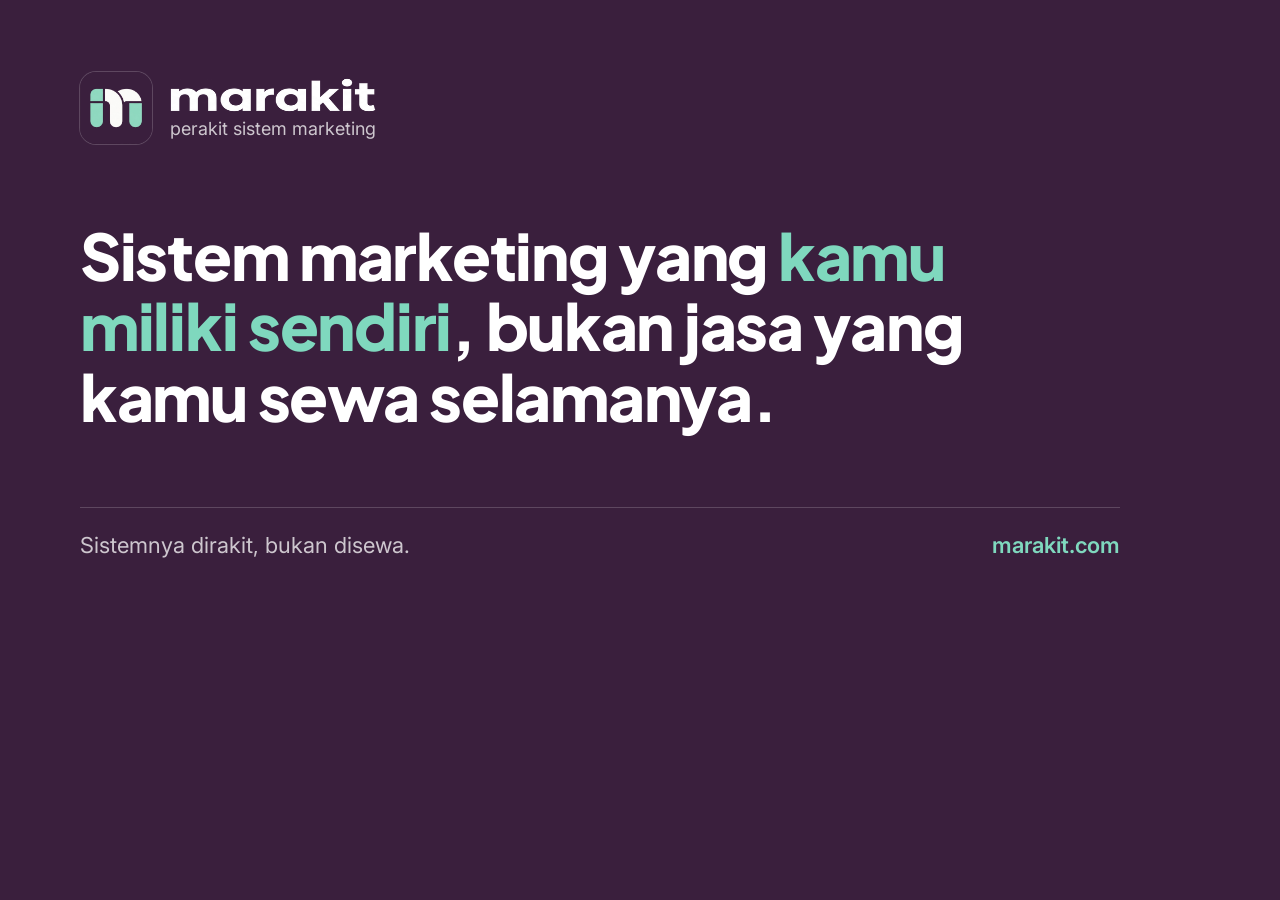
<file: tools/og-image.html>
<!doctype html>
<html><head><meta charset="utf-8">
<link rel="stylesheet" href="https://fonts.googleapis.com/css2?family=Plus+Jakarta+Sans:wght@700;800&family=Inter:wght@400;600&display=swap">
<style>
  html,body{margin:0}
  body{width:1200px;height:630px;background:#3A1F3D;color:#fff;font-family:Inter,sans-serif;display:flex;flex-direction:column;justify-content:space-between;padding:72px 80px;box-sizing:border-box}
  .grid{display:none}
  .brand{display:flex;align-items:center;gap:18px}.brand .m{width:72px;height:72px;border-radius:16px;box-shadow:0 0 0 1px rgba(255,255,255,.18)}.brand span{display:flex;flex-direction:column;gap:6px}.brand .w{height:34px;width:auto}
  .brand i{display:none}
  .brand small{display:block;font-family:Inter,sans-serif;font-size:18px;color:rgba(255,255,255,.75);font-weight:400}
  h1{font-family:'Plus Jakarta Sans',sans-serif;font-weight:800;font-size:64px;line-height:1.1;margin:0;max-width:1000px;letter-spacing:-0.02em}
  h1 span{color:#7FD8BE}
  .foot{display:flex;justify-content:space-between;align-items:center;font-size:22px;color:rgba(255,255,255,.75);border-top:1px solid rgba(255,255,255,.18);padding-top:24px}
  .foot b{color:#7FD8BE;font-weight:600}
  .bar{display:none}
</style></head>
<body>
  <div class="grid"></div>
  <div class="brand"><img class="m" src="../assets/brand/logo-mark.png" alt=""><span><img class="w" src="../assets/brand/wordmark-white.png" alt="marakit"><small>perakit sistem marketing</small></span></div>
  <div><div class="bar"></div><h1>Sistem marketing yang <span>kamu miliki sendiri</span>, bukan jasa yang kamu sewa selamanya.</h1></div>
  <div class="foot"><span>Sistemnya dirakit, bukan disewa.</span><b>marakit.com</b></div>
</body></html>
</file>
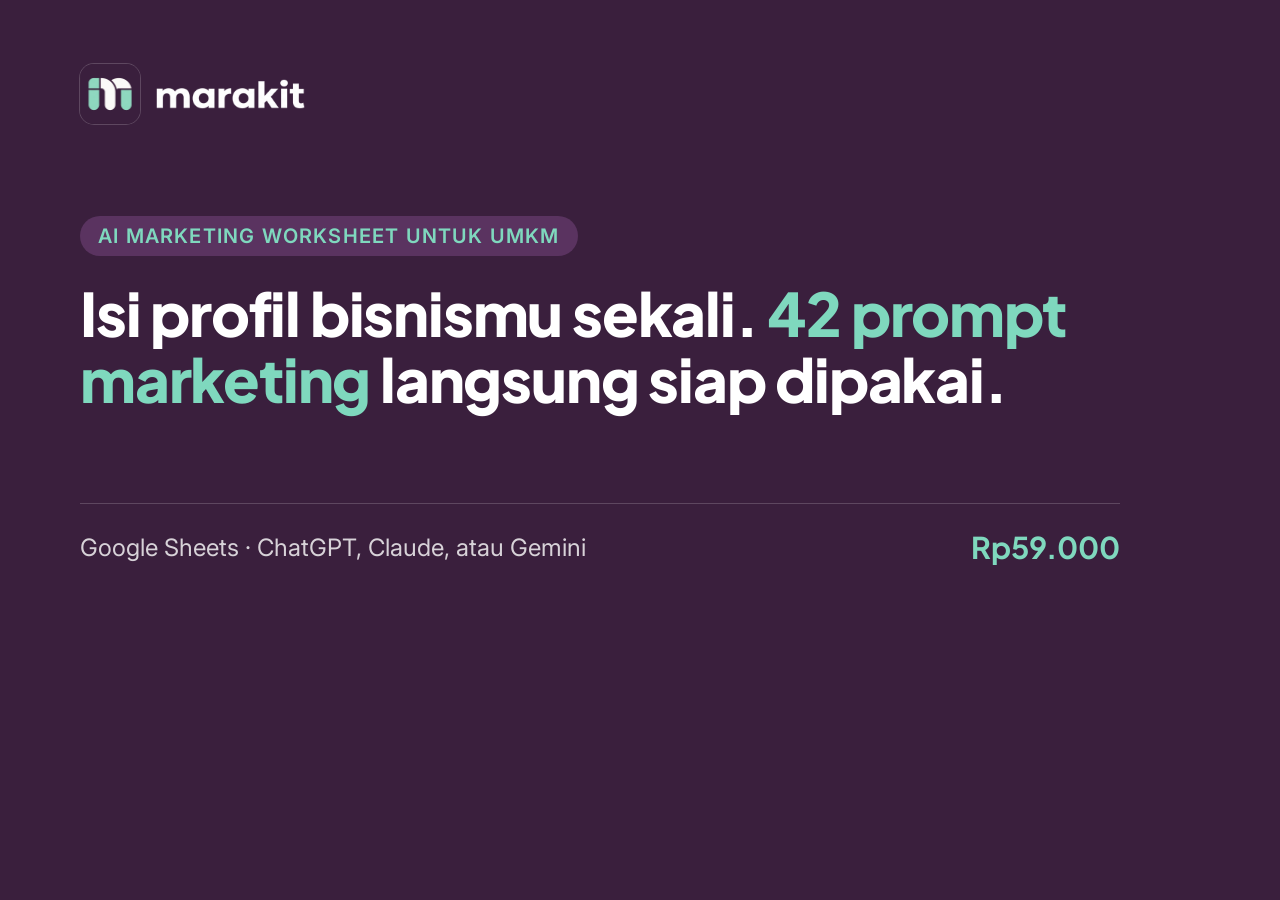
<file: tools/og-worksheet.html>
<!doctype html>
<html lang="id"><head><meta charset="utf-8">
<link rel="stylesheet" href="https://fonts.googleapis.com/css2?family=Plus+Jakarta+Sans:wght@700;800&family=Inter:wght@400;600&display=swap">
<style>
  html,body{margin:0}
  body{width:1200px;height:630px;background:#3A1F3D;color:#fff;font-family:Inter,sans-serif;display:flex;flex-direction:column;justify-content:space-between;padding:64px 80px;box-sizing:border-box}
  .brand{display:flex;align-items:center;gap:16px}
  .brand .m{width:60px;height:60px;border-radius:14px;box-shadow:0 0 0 1px rgba(255,255,255,.18)}
  .brand .w{height:30px;width:auto}
  .badge{display:inline-block;background:#5A3360;color:#7FD8BE;border-radius:999px;padding:8px 18px;font-weight:600;font-size:20px;letter-spacing:.06em;text-transform:uppercase;margin-bottom:24px}
  h1{font-family:'Plus Jakarta Sans',sans-serif;font-weight:800;font-size:60px;line-height:1.1;letter-spacing:-0.02em;margin:0;max-width:1020px}
  h1 span{color:#7FD8BE}
  .foot{display:flex;justify-content:space-between;align-items:center;font-size:24px;color:rgba(255,255,255,.8);border-top:1px solid rgba(255,255,255,.18);padding-top:24px}
  .foot b{font-family:'Plus Jakarta Sans',sans-serif;color:#7FD8BE;font-size:30px}
</style></head>
<body>
  <div class="brand"><img class="m" src="../assets/brand/logo-mark.png" alt=""><img class="w" src="../assets/brand/wordmark-white.png" alt="marakit"></div>
  <div><span class="badge">AI Marketing Worksheet untuk UMKM</span><h1>Isi profil bisnismu sekali. <span>42 prompt marketing</span> langsung siap dipakai.</h1></div>
  <div class="foot"><span>Google Sheets · ChatGPT, Claude, atau Gemini</span><b>Rp59.000</b></div>
</body></html>
</file>
<file: css/styles.css>
/* Marakit: landing page AI Marketing Worksheet untuk UMKM. Palette plum, putih, mint. Mobile first: 390px, 768px, 1024px, 1280px.
   Style versi agensi yang lama ada di archive/agency/css/styles.css. */

:root {
  --plum: #3A1F3D;        /* headline, section gelap, tombol utama */
  --plum-soft: #5A3360;   /* kartu di section gelap, hover */
  --bg: #FBFAF8;          /* latar halaman */
  --white: #FFFFFF;       /* kartu, panel */
  --mint: #7FD8BE;        /* aksen HANYA di atas plum */
  --mint-deep: #1F7A63;   /* aksen di atas latar terang */
  --mint-wash: #E3F6F0;   /* latar badge, stabilo */
  --lilac: #F1ECF3;       /* badge segera hadir, placeholder */
  --body: #5B5560;        /* paragraf sekunder */
  --line: #ECE7EC;        /* pemisah, outline kartu */
  --line-hover: #D9CFDA;
  --on-plum: #FFFFFF;
  --on-plum-muted: rgba(255, 255, 255, 0.78);
  --on-plum-line: rgba(255, 255, 255, 0.14);

  --head: "Plus Jakarta Sans", system-ui, -apple-system, "Segoe UI", sans-serif;
  --sans: "Inter", system-ui, -apple-system, "Segoe UI", sans-serif;

  --section-y: 72px;
  --gutter: 20px;
  --radius-btn: 10px;
  --radius-card: 14px;
  --nav-h: 60px;
  --ease: cubic-bezier(.2, .8, .2, 1);
}
@media (min-width: 768px) { :root { --section-y: 112px; --gutter: 32px; --nav-h: 64px; } }

*, *::before, *::after { box-sizing: border-box; }
html { scroll-behavior: smooth; scroll-padding-top: calc(var(--nav-h) + 16px); -webkit-text-size-adjust: 100%; }
@media (prefers-reduced-motion: reduce) { html { scroll-behavior: auto; } }
body {
  margin: 0;
  background: var(--bg);
  color: var(--plum);
  font-family: var(--sans);
  font-size: 16px;
  line-height: 1.6;
  -webkit-font-smoothing: antialiased;
}
@media (min-width: 768px) { body { font-size: 17px; } }
::selection { background: var(--mint-wash); color: var(--plum); }

img, svg { display: block; max-width: 100%; }
a { color: inherit; }
p { margin: 0 0 16px; max-width: 68ch; }
p:last-child { margin-bottom: 0; }
[hidden] { display: none !important; }

h1, h2, h3 { font-family: var(--head); color: inherit; }
h1 { font-weight: 800; font-size: 32px; line-height: 1.12; letter-spacing: -0.02em; margin: 0 0 16px; }
h2 { font-weight: 700; font-size: 26px; line-height: 1.18; letter-spacing: -0.015em; margin: 0 0 12px; }
h3 { font-weight: 600; font-size: 19px; line-height: 1.3; margin: 0 0 8px; }
@media (min-width: 768px) { h1 { font-size: 48px; } h2 { font-size: 36px; } h3 { font-size: 21px; } }
@media (min-width: 1280px) { h1 { font-size: 56px; } h2 { font-size: 40px; } }

.mono { font-family: var(--head); font-weight: 800; font-variant-numeric: tabular-nums; letter-spacing: -0.01em; }
.caption { font-size: 12px; font-weight: 600; text-transform: uppercase; letter-spacing: 0.08em; color: var(--body); margin: 0 0 12px; }
@media (min-width: 768px) { .caption { font-size: 13px; } }
.visually-hidden { position: absolute; width: 1px; height: 1px; padding: 0; margin: -1px; overflow: hidden; clip: rect(0 0 0 0); white-space: nowrap; border: 0; }

.skip-link { position: absolute; left: -9999px; top: 8px; background: var(--plum); color: var(--white); padding: 8px 16px; z-index: 100; border-radius: var(--radius-btn); }
.skip-link:focus { left: 8px; }
:focus-visible { outline: 2px solid var(--mint-deep); outline-offset: 3px; }
.section--dark :focus-visible, .announce :focus-visible { outline-color: var(--mint); }

/* ---------- Fade-in saat scroll ---------- */
.js [data-reveal] { opacity: 0; transform: translateY(16px); transition: opacity .7s var(--ease), transform .7s var(--ease); transition-delay: var(--d, 0s); }
.js [data-reveal].is-in { opacity: 1; transform: none; }

/* ---------- Layout ---------- */
.container { width: 100%; max-width: 1200px; margin: 0 auto; padding: 0 var(--gutter); }
.container--narrow { max-width: 800px; }
.section { padding: var(--section-y) 0; }
.section--bone { background: var(--bg); }
.section--white { background: var(--white); }
.section--dark { background: var(--plum); color: var(--on-plum); }
.section--dark p { color: var(--on-plum-muted); }
.section__head { margin-bottom: 40px; max-width: 720px; }
.section__sub { color: var(--body); }
@media (min-width: 768px) { .section__head { margin-bottom: 56px; } }

.grid { display: grid; gap: 16px; }
@media (min-width: 768px) { .grid--3 { grid-template-columns: repeat(3, 1fr); gap: 24px; } }

/* ---------- Kartu: putih, border tipis, radius 14, tanpa shadow ---------- */
.card { background: var(--white); border: 1px solid var(--line); border-radius: var(--radius-card); padding: 24px; transition: border-color .25s ease, transform .3s var(--ease); }
.card:hover { border-color: var(--line-hover); }
@media (min-width: 768px) { .card { padding: 32px; } }

/* ---------- Badge ---------- */
.badge { display: inline-block; align-self: flex-start; background: var(--mint-wash); color: var(--mint-deep); border-radius: 999px; padding: 4px 12px; font-size: 12px; font-weight: 600; text-transform: uppercase; letter-spacing: 0.08em; line-height: 1.5; margin-bottom: 16px; }
.badge--soon { background: var(--lilac); color: var(--plum); }

/* ---------- Tombol ---------- */
.btn {
  display: inline-flex; align-items: center; justify-content: center; gap: 8px;
  min-height: 52px;
  padding: 14px 28px;
  border-radius: var(--radius-btn);
  border: 1px solid transparent;
  font: 600 16px/1.2 var(--sans);
  text-decoration: none;
  text-align: center;
  cursor: pointer;
  transition: background-color .2s ease, border-color .2s ease, color .2s ease, transform .2s var(--ease);
}
.btn:active { transform: translateY(1px); }
.btn--primary { background: var(--plum); color: var(--white); }
.btn--primary:hover { background: var(--plum-soft); }
.btn--secondary { background: transparent; color: var(--plum); border-color: var(--line); }
.btn--secondary:hover { border-color: var(--plum); }
.btn--light { background: var(--white); color: var(--plum); }
.btn--light:hover { background: var(--mint-wash); }
.btn--sm { min-height: 40px; padding: 8px 16px; font-size: 15px; }
.btn--block { width: 100%; }
.btn__icon { flex-shrink: 0; }

/* ---------- 1. Announcement bar ---------- */
.announce { background: var(--plum); color: var(--on-plum); font-size: 13px; }
.announce__inner { display: flex; align-items: center; justify-content: center; flex-wrap: wrap; gap: 4px 12px; min-height: 36px; padding-top: 6px; padding-bottom: 6px; text-align: center; }
.announce p { margin: 0; }
.announce a { color: var(--mint); font-weight: 600; text-underline-offset: 3px; }
.announce a:hover { color: var(--white); }
@media (min-width: 768px) { .announce { font-size: 14px; } }

/* ---------- 2. Navbar ---------- */
.nav {
  position: sticky; top: 0; z-index: 50;
  background: rgba(251, 250, 248, 0.94);
  -webkit-backdrop-filter: saturate(1.2) blur(8px);
  backdrop-filter: saturate(1.2) blur(8px);
  border-bottom: 1px solid var(--line);
}
.nav__inner { position: relative; display: flex; align-items: center; justify-content: space-between; gap: 16px; height: var(--nav-h); }
.nav__links { list-style: none; margin: 0; padding: 0; }
.nav__links a { text-decoration: none; color: var(--body); font-size: 15px; transition: color .2s ease; }
.nav__links a:hover { color: var(--plum); }
.nav__actions { display: flex; align-items: center; gap: 8px; }

.nav__toggle { display: inline-flex; flex-direction: column; justify-content: center; gap: 5px; width: 44px; height: 44px; padding: 0 11px; background: transparent; border: 1px solid var(--line); border-radius: var(--radius-btn); cursor: pointer; }
.nav__toggle span { display: block; height: 2px; background: var(--plum); border-radius: 2px; transition: transform .2s ease, opacity .2s ease; }
.nav__toggle[aria-expanded="true"] span:nth-child(1) { transform: translateY(7px) rotate(45deg); }
.nav__toggle[aria-expanded="true"] span:nth-child(2) { opacity: 0; }
.nav__toggle[aria-expanded="true"] span:nth-child(3) { transform: translateY(-7px) rotate(-45deg); }

/* Mobile: menu jadi panel di bawah navbar */
.nav__menu { display: none; position: absolute; left: 0; right: 0; top: 100%; background: var(--bg); border-bottom: 1px solid var(--line); padding: 8px var(--gutter) 16px; }
.nav__menu.is-open { display: block; }
.nav__menu .nav__links a { display: block; padding: 12px 0; font-size: 16px; border-bottom: 1px solid var(--line); }
.nav__menu .nav__links li:last-child a { border-bottom: 0; }
@media (min-width: 900px) {
  .nav__toggle { display: none; }
  .nav__menu, .nav__menu.is-open { display: block; position: static; padding: 0; background: none; border: 0; }
  .nav__menu .nav__links { display: flex; gap: 32px; }
  .nav__menu .nav__links a { display: inline; padding: 0; font-size: 15px; border: 0; }
  .nav__links a:hover { text-decoration: underline; text-decoration-color: var(--mint-deep); text-decoration-thickness: 2px; text-underline-offset: 6px; }
}

.brand { display: flex; align-items: center; gap: 10px; text-decoration: none; line-height: 1.1; margin: 0; }
.brand__mark { width: 34px; height: 34px; flex-shrink: 0; }
.brand__text { display: flex; flex-direction: column; gap: 4px; }
.brand__word { height: 19px; width: auto; }
.brand--light .brand__mark { border-radius: 9px; box-shadow: 0 0 0 1px rgba(255, 255, 255, 0.2); }

/* ---------- 3. Hero ---------- */
.hero { padding: 32px 0 var(--section-y); }
.hero__grid { display: grid; gap: 48px; align-items: center; }
.hero h1 { max-width: 18ch; }
.lead { font-size: 17px; color: var(--body); margin-bottom: 24px; }
.hero__actions { display: flex; flex-direction: column; gap: 12px; }
.hero__points { list-style: none; margin: 20px 0 0; padding: 0; display: flex; flex-wrap: wrap; gap: 8px 20px; font-size: 14px; color: var(--body); }
.hero__points li { display: inline-flex; align-items: center; gap: 8px; }
.hero__points li::before { content: ""; width: 16px; height: 16px; border-radius: 50%; background: var(--mint-deep) url("data:image/svg+xml,%3Csvg xmlns='http://www.w3.org/2000/svg' viewBox='0 0 20 20'%3E%3Cpath d='M5.5 10.5l3 3 6-7' fill='none' stroke='%23fff' stroke-width='2.4' stroke-linecap='round' stroke-linejoin='round'/%3E%3C/svg%3E") center / 12px no-repeat; }
@media (min-width: 768px) {
  .hero { padding-top: 72px; }
  .hero__actions { flex-direction: row; flex-wrap: wrap; }
  .lead { font-size: 19px; margin-bottom: 32px; }
}
@media (min-width: 1024px) { .hero__grid { grid-template-columns: 1.05fr 1fr; gap: 56px; } }

/* Frame laptop untuk screenshot worksheet */
.device { max-width: 680px; margin: 0 auto; padding: 0 5%; }
.device__screen { position: relative; aspect-ratio: 7 / 4; border: 10px solid var(--plum); border-bottom-width: 14px; border-radius: 16px 16px 6px 6px; background: var(--white); overflow: hidden; }
.device__screen img { position: relative; z-index: 1; width: 100%; height: 100%; object-fit: cover; object-position: top left; }
.device__base { height: 12px; margin: 0 -5.5%; background: var(--plum-soft); border-radius: 0 0 14px 14px; }
.device__base::before { content: ""; display: block; width: 18%; height: 5px; margin: 0 auto; background: var(--plum); border-radius: 0 0 6px 6px; }
/* Placeholder: grid ala spreadsheet, tampil selama screenshot belum ada */
.device__placeholder { position: absolute; inset: 0; display: flex; align-items: center; justify-content: center; background-color: var(--white);
  background-image: repeating-linear-gradient(0deg, var(--line) 0 1px, transparent 1px 28px), repeating-linear-gradient(90deg, var(--line) 0 1px, transparent 1px 96px); }
.device__placeholder span, .modal__placeholder span { display: inline-block; padding: 8px 14px; border: 1px dashed var(--plum-soft); border-radius: 8px; background: var(--lilac); color: var(--plum); font: 700 13px/1.3 var(--head); letter-spacing: 0.1em; text-align: center; }

/* ---------- 4. Masalah ---------- */
.problem__num { display: block; font-family: var(--head); font-weight: 800; font-size: 15px; color: var(--mint-deep); margin-bottom: 12px; }
.problem h3 { margin: 0; }

/* ---------- 5. Cara Kerja (plum) ---------- */
.step__num { display: block; color: var(--mint); font-size: 30px; line-height: 1; margin-bottom: 16px; }

/* Langkah dengan screenshot: teks dan gambar berselang-seling di desktop */
.howto { list-style: none; margin: 0; padding: 0; display: grid; gap: 56px; }
.howto__step { display: grid; gap: 24px; align-items: center; }
.howto__text h3 { color: var(--white); font-size: 22px; margin-bottom: 12px; }
.howto__text p { max-width: 46ch; }
.howto__shot { margin: 0; border-radius: var(--radius-card); overflow: hidden; background: var(--white); border: 1px solid var(--on-plum-line); box-shadow: 0 0 0 6px var(--plum-soft); }
.howto__shot img { width: 100%; height: auto; }
@media (min-width: 900px) {
  .howto { gap: 96px; }
  .howto__step { grid-template-columns: 1fr 1.45fr; gap: 64px; }
  .howto__step:nth-child(even) { grid-template-columns: 1.45fr 1fr; }
  .howto__step:nth-child(even) .howto__text { order: 2; }
  .howto__text h3 { font-size: 26px; }
}

/* ---------- 7. Untuk Siapa ---------- */
.path .caption { color: var(--mint-deep); }
.path h3 { margin-bottom: 20px; }

/* ---------- Daftar centang ---------- */
.checklist { list-style: none; margin: 0; padding: 0; display: grid; gap: 12px; }
.checklist li { position: relative; padding-left: 32px; }
.checklist li::before {
  content: ""; position: absolute; left: 0; top: 3px;
  width: 20px; height: 20px; border-radius: 50%;
  background: var(--mint-deep) url("data:image/svg+xml,%3Csvg xmlns='http://www.w3.org/2000/svg' viewBox='0 0 20 20'%3E%3Cpath d='M5.5 10.5l3 3 6-7' fill='none' stroke='%23fff' stroke-width='2' stroke-linecap='round' stroke-linejoin='round'/%3E%3C/svg%3E") center / 20px no-repeat;
}
.checklist strong { font-weight: 600; }

/* ---------- 8. Isi Produk ---------- */
.tabs-grid { display: grid; gap: 12px; }
@media (max-width: 599px) { .tab-card { padding: 18px 20px; } .tab-card h3 { margin-bottom: 4px; } }
@media (min-width: 600px) { .tabs-grid { grid-template-columns: repeat(2, 1fr); } }
@media (min-width: 1024px) { .tabs-grid { grid-template-columns: repeat(3, 1fr); gap: 24px; } }
.tab-card { display: flex; flex-direction: column; align-items: flex-start; }
.tab-card:hover { transform: translateY(-2px); }
.tab-card h3 { font-size: 18px; }
.tab-card p { color: var(--body); font-size: 15px; margin: 0; }
.tab-card__count { font-size: 13px; font-weight: 600; color: var(--mint-deep); margin-bottom: 8px; }

/* Preview tab worksheet (ala tab Google Sheets) */
.tabview { margin-bottom: 48px; }
.tabview__tabs { display: flex; gap: 4px; overflow-x: auto; border-bottom: 1px solid var(--line); scrollbar-width: none; -webkit-overflow-scrolling: touch; }
.tabview__tabs::-webkit-scrollbar { display: none; }
.tabview__tab { flex-shrink: 0; padding: 12px 16px; border: 0; border-bottom: 2px solid transparent; margin-bottom: -1px; background: transparent; font: 600 15px/1.2 var(--sans); color: var(--body); cursor: pointer; transition: color .2s ease, border-color .2s ease; }
.tabview__tab:hover { color: var(--plum); }
.tabview__tab[aria-selected="true"] { color: var(--mint-deep); border-bottom-color: var(--mint-deep); }
.tabview__panel { margin: 20px 0 0; }
.js .tabview__panel:not(.is-active) { display: none; }
.tabview__shot { border: 1px solid var(--line); border-radius: var(--radius-card); overflow: hidden; background: var(--white); }
.tabview__shot a, .howto__shot a { display: block; cursor: zoom-in; }
.tabview__shot img { width: 100%; height: auto; }
.tabview__panel figcaption { margin-top: 12px; max-width: 68ch; font-size: 15px; color: var(--body); }
.tabview__note { margin: 8px 0 0; font-size: 13px; color: var(--body); }

/* ---------- 9. Harga ---------- */
.price-card { display: grid; gap: 32px; max-width: 1000px; border: 2px solid var(--plum); }
.price-card:hover { border-color: var(--plum-soft); }
.price-card h3 { font-size: 22px; margin-bottom: 8px; }
.price-card__main { display: flex; flex-direction: column; align-items: flex-start; }
.price-card__price { margin: 0 0 8px; }
.price-card__price .mono { font-size: 40px; line-height: 1.2; color: var(--plum); }
.price-card__for { color: var(--body); margin-bottom: 24px; }
.price-card__list { font-size: 15px; align-content: start; }
@media (min-width: 900px) {
  .price-card { grid-template-columns: 1fr 1.25fr; gap: 56px; padding: 40px; }
  .price-card__main { padding-right: 56px; border-right: 1px solid var(--line); justify-content: center; }
  .price-card__price .mono { font-size: 48px; }
}
.price-note { margin: 24px 0 0; font-size: 14px; color: var(--body); }

/* ---------- 11. Testimoni (disembunyikan sampai ada yang asli) ---------- */
.testimonial { margin: 0; display: flex; flex-direction: column; gap: 20px; }
.testimonial__quote { margin: 0; font: 600 18px/1.5 var(--head); }
.testimonial__who { display: flex; flex-direction: column; font-size: 14px; color: var(--body); }
.testimonial__name { color: var(--plum); }

/* ---------- 12. FAQ ---------- */
.faq details { border-bottom: 1px solid var(--line); }
.faq summary { list-style: none; cursor: pointer; padding: 22px 40px 22px 0; position: relative; font-family: var(--head); font-weight: 600; font-size: 17px; line-height: 1.4; }
.faq summary::-webkit-details-marker { display: none; }
.faq summary::before, .faq summary::after { content: ""; position: absolute; right: 4px; top: 50%; width: 16px; height: 2px; background: var(--plum); transition: transform .2s ease; }
.faq summary::after { transform: rotate(90deg); }
.faq details[open] summary::after { transform: rotate(0deg); }
.faq details p { color: var(--body); padding-bottom: 22px; }
@media (min-width: 768px) { .faq summary { font-size: 18px; } }

/* ---------- 13. Segera Hadir: kartu redup ---------- */
.product { display: flex; flex-direction: column; align-items: flex-start; }
.product--soon { background: var(--bg); }
.product--soon:hover { transform: translateY(-2px); }
.product__name { font-size: 19px; opacity: .8; }
.product__desc { color: var(--body); opacity: .8; flex: 1; margin-bottom: 24px; }

/* Jenjang level produk */
.levels { list-style: none; margin: 0; padding: 0; display: grid; gap: 16px; }
@media (min-width: 900px) { .levels { grid-template-columns: repeat(3, 1fr); gap: 24px; } }
.level { display: flex; flex-direction: column; align-items: flex-start; }
.level__top { display: flex; align-items: center; justify-content: space-between; gap: 12px; width: 100%; margin-bottom: 16px; }
.level__top .badge { margin: 0; }
.level__num { font: 800 14px/1 var(--head); letter-spacing: 0.04em; text-transform: uppercase; color: var(--mint-deep); }
.level.product--soon .level__num { color: var(--body); }
.level--now { border: 2px solid var(--plum); }
.level--now:hover { border-color: var(--plum-soft); transform: translateY(-2px); }
.level--now .product__name { opacity: 1; }
.level--now .product__desc { opacity: 1; }
.levels__other { margin: 40px 0 12px; }
.product--wide { gap: 20px; }
@media (min-width: 768px) { .product--wide { flex-direction: row; align-items: center; justify-content: space-between; gap: 32px; } .product--wide .product__desc { margin-bottom: 0; } .product--wide .btn { flex-shrink: 0; } }

/* ---------- 14. CTA penutup (plum) ---------- */
.closing-cta { display: flex; flex-direction: column; align-items: center; text-align: center; }
.closing-cta h2 { max-width: 20ch; margin-bottom: 32px; }
.closing-cta__alt { margin: 16px 0 0; font-size: 15px; }

/* ---------- 15. Footer ---------- */
.footer { background: var(--plum); color: var(--on-plum-muted); padding: 48px 0; border-top: 1px solid var(--on-plum-line); }
.footer__grid { display: grid; gap: 32px; }
.footer__tag { margin-top: 16px; font-size: 15px; }
.footer__note { margin-top: 4px; font-size: 13px; }
.footer__links { list-style: none; margin: 0; padding: 0; display: flex; flex-wrap: wrap; gap: 16px 28px; }
.footer__links a { color: var(--white); text-decoration: none; font-size: 15px; }
.footer__links a:hover { color: var(--mint); text-decoration: underline; text-underline-offset: 4px; }
.footer__legal { font-size: 13px; margin: 0; }
@media (min-width: 768px) { .footer__grid { grid-template-columns: 1fr auto; align-items: start; } .footer__legal { grid-column: 1 / -1; border-top: 1px solid var(--on-plum-line); padding-top: 24px; } }

/* ---------- Sticky bar beli (mobile) ---------- */
.buybar { position: fixed; left: 0; right: 0; bottom: 0; z-index: 40; display: flex; align-items: center; justify-content: space-between; gap: 12px; padding: 10px var(--gutter) calc(10px + env(safe-area-inset-bottom)); background: var(--white); border-top: 1px solid var(--line); transform: translateY(110%); transition: transform .3s var(--ease); }
.buybar.is-visible { transform: none; }
.buybar__info { display: flex; flex-direction: column; min-width: 0; font-size: 13px; line-height: 1.3; color: var(--body); }
.buybar__info strong, .buybar__info span { white-space: nowrap; overflow: hidden; text-overflow: ellipsis; }
.buybar__info strong { color: var(--plum); font-family: var(--head); font-size: 14px; }
.buybar .btn { flex-shrink: 0; min-height: 46px; padding: 10px 20px; }
@media (min-width: 768px) { .buybar { display: none; } }

/* ---------- Modal demo ---------- */
.modal { width: min(920px, calc(100vw - 32px)); max-height: calc(100vh - 32px); padding: 0; border: 0; border-radius: var(--radius-card); background: var(--white); color: var(--plum); }
.modal::backdrop { background: rgba(58, 31, 61, 0.72); }
.modal__head { display: flex; align-items: center; justify-content: space-between; gap: 16px; padding: 12px 12px 12px 20px; border-bottom: 1px solid var(--line); }
.modal__title { margin: 0; font-size: 17px; }
.modal__close { display: inline-flex; align-items: center; justify-content: center; width: 40px; height: 40px; border: 1px solid var(--line); border-radius: var(--radius-btn); background: transparent; color: var(--plum); cursor: pointer; }
.modal__close:hover { border-color: var(--plum); }
.modal__body { aspect-ratio: 16 / 9; background: var(--plum); }
.modal__body iframe, .modal__body video, .modal__body img { display: block; width: 100%; height: 100%; border: 0; object-fit: contain; }
.modal__placeholder { display: flex; align-items: center; justify-content: center; width: 100%; height: 100%; }

/* ---------- Gerak dikurangi ---------- */
@media (prefers-reduced-motion: reduce) {
  *, *::before, *::after { animation-duration: .001ms !important; animation-iteration-count: 1 !important; transition-duration: .001ms !important; }
}
</file>
<file: archive/agency/css/styles.css>
/* Marakit landing page. Palette plum, putih, mint (PRD v3). Mobile first: 390px base, 768px, 1280px. */

:root {
  --plum: #3A1F3D;        /* headline, section gelap, tombol CTA */
  --plum-soft: #5A3360;   /* kartu di section gelap, hover */
  --bg: #FBFAF8;          /* latar halaman */
  --white: #FFFFFF;       /* kartu, panel */
  --mint: #7FD8BE;        /* aksen HANYA di atas plum */
  --mint-deep: #1F7A63;   /* aksen di atas latar terang */
  --mint-wash: #E3F6F0;   /* latar badge, blok kutipan */
  --body: #5B5560;        /* paragraf sekunder */
  --line: #ECE7EC;        /* pemisah, outline kartu */
  --on-plum: #FFFFFF;
  --on-plum-muted: rgba(255, 255, 255, 0.78);
  --on-plum-line: rgba(255, 255, 255, 0.14);
  --danger: #B42318;

  --head: "Plus Jakarta Sans", system-ui, -apple-system, "Segoe UI", sans-serif;
  --sans: "Inter", system-ui, -apple-system, "Segoe UI", sans-serif;

  --section-y: 64px;
  --gutter: 20px;
  --radius-btn: 10px;
  --radius-card: 14px;
  --nav-h: 64px;
  --ease: cubic-bezier(.2, .8, .2, 1);
}
@media (min-width: 768px) { :root { --section-y: 96px; --gutter: 32px; } }

*, *::before, *::after { box-sizing: border-box; }
html { scroll-behavior: smooth; scroll-padding-top: calc(var(--nav-h) + 16px); -webkit-text-size-adjust: 100%; }
@media (prefers-reduced-motion: reduce) { html { scroll-behavior: auto; } }
body {
  margin: 0;
  background: var(--bg);
  color: var(--plum);
  font-family: var(--sans);
  font-size: 16px;
  line-height: 1.6;
  -webkit-font-smoothing: antialiased;
}
@media (min-width: 768px) { body { font-size: 17px; } }
::selection { background: var(--mint-wash); color: var(--plum); }

img, svg { display: block; max-width: 100%; }
a { color: inherit; }
p { margin: 0 0 16px; max-width: 68ch; }
p:last-child { margin-bottom: 0; }

h1, h2, h3 { font-family: var(--head); color: inherit; }
h1 { font-weight: 800; font-size: 34px; line-height: 1.1; letter-spacing: -0.02em; margin: 0 0 20px; }
h2 { font-weight: 700; font-size: 26px; line-height: 1.15; letter-spacing: -0.015em; margin: 0 0 16px; }
h3 { font-weight: 600; font-size: 19px; line-height: 1.3; margin: 0 0 8px; }
@media (min-width: 768px) { h1 { font-size: 52px; } h2 { font-size: 36px; } h3 { font-size: 22px; } }
@media (min-width: 1280px) { h1 { font-size: 60px; } h2 { font-size: 40px; } }

/* Angka: Plus Jakarta Sans ExtraBold */
.mono { font-family: var(--head); font-weight: 800; font-variant-numeric: tabular-nums; letter-spacing: -0.01em; }

/* Frasa penting di headline: stabilo Mint Wash, bukan gradien */
.hl { background: linear-gradient(transparent 58%, var(--mint-wash) 58%); padding: 0 4px; margin: 0 -4px; -webkit-box-decoration-break: clone; box-decoration-break: clone; }

.caption { font-size: 12px; font-weight: 600; text-transform: uppercase; letter-spacing: 0.08em; color: var(--body); margin: 0 0 16px; }
@media (min-width: 768px) { .caption { font-size: 13px; } }

.skip-link { position: absolute; left: -9999px; top: 8px; background: var(--plum); color: var(--white); padding: 8px 16px; z-index: 100; border-radius: var(--radius-btn); }
.skip-link:focus { left: 8px; }
:focus-visible { outline: 2px solid var(--mint-deep); outline-offset: 3px; }
.section--dark :focus-visible { outline-color: var(--mint); }

/* ---------- Reveal on scroll (halus, tanpa blur) ---------- */
.js [data-reveal] { opacity: 0; transform: translateY(20px); transition: opacity .7s var(--ease), transform .7s var(--ease); transition-delay: var(--d, 0s); }
.js [data-reveal].is-in { opacity: 1; transform: none; }

/* ---------- Layout ---------- */
.container { width: 100%; max-width: 1200px; margin: 0 auto; padding: 0 var(--gutter); }
.container--narrow { max-width: 800px; }
.section { padding: var(--section-y) 0; }
.section--bone { background: var(--bg); }
.section--white { background: var(--white); }
.section--dark { background: var(--plum); color: var(--on-plum); }
.section--dark p { color: var(--on-plum-muted); }
.section__head { margin-bottom: 40px; max-width: 720px; }
.section__sub { color: var(--body); }

.grid { display: grid; gap: 16px; }
@media (min-width: 768px) { .grid--3 { grid-template-columns: repeat(2, 1fr); gap: 24px; } }
@media (min-width: 1280px) { .grid--3 { grid-template-columns: repeat(3, 1fr); } }

.show-sm { display: inline; }
.hide-sm { display: none; }
@media (min-width: 768px) { .show-sm { display: none; } .hide-sm { display: inline; } }

/* ---------- Kartu: putih, border Garis, radius 14, tanpa shadow ---------- */
.card { background: var(--white); border: 1px solid var(--line); border-radius: var(--radius-card); padding: 24px; transition: border-color .25s ease, transform .3s var(--ease); }
.card:hover { border-color: #D9CFDA; }
@media (min-width: 768px) { .card { padding: 32px; } }

/* ---------- Tombol ---------- */
.btn {
  display: inline-flex; align-items: center; justify-content: center; gap: 8px;
  min-height: 52px;
  padding: 16px 32px;
  border-radius: var(--radius-btn);
  border: 1px solid transparent;
  font: 600 16px/1.2 var(--sans);
  text-decoration: none;
  text-align: center;
  cursor: pointer;
  transition: background-color .2s ease, border-color .2s ease, color .2s ease, transform .2s var(--ease);
}
.btn:active { transform: translateY(1px); }
.btn--primary { background: var(--plum); color: var(--white); }
.btn--primary:hover { background: var(--plum-soft); }
.btn--secondary { background: transparent; color: var(--plum); border-color: var(--line); }
.btn--secondary:hover { border-color: var(--plum); }
.btn--sm { min-height: 40px; padding: 8px 18px; font-size: 15px; }
.btn--block { width: 100%; }

/* ---------- Navbar ---------- */
.nav {
  position: sticky; top: 0; z-index: 50;
  background: rgba(251, 250, 248, 0.92);
  -webkit-backdrop-filter: saturate(1.2) blur(8px);
  backdrop-filter: saturate(1.2) blur(8px);
  border-bottom: 1px solid var(--line);
}
.nav::after { content: ""; position: absolute; left: 0; bottom: -1px; height: 2px; width: var(--progress, 0%); background: var(--mint-deep); }
.nav__inner { display: flex; align-items: center; justify-content: space-between; gap: 16px; height: var(--nav-h); }
.nav__links { display: none; list-style: none; margin: 0; padding: 0; gap: 32px; }
.nav__links a { text-decoration: none; color: var(--body); font-size: 15px; transition: color .2s ease; }
.nav__links a:hover { color: var(--plum); text-decoration: underline; text-decoration-color: var(--mint-deep); text-decoration-thickness: 2px; text-underline-offset: 6px; }
@media (min-width: 768px) { .nav__links { display: flex; } }
.nav__actions { display: flex; align-items: center; gap: 12px; }
.lang {
  display: inline-flex; align-items: center; justify-content: center;
  min-width: 40px; min-height: 40px; padding: 0 8px;
  border: 1px solid var(--line); border-radius: var(--radius-btn);
  font-size: 13px; font-weight: 600; letter-spacing: 0.08em;
  color: var(--plum); text-decoration: none;
}
.lang:hover { border-color: var(--plum); }

.brand { display: flex; align-items: center; gap: 10px; text-decoration: none; line-height: 1.1; margin: 0; }
.brand__mark { width: 36px; height: 36px; flex-shrink: 0; }
.brand__text { display: flex; flex-direction: column; gap: 4px; }
.brand__word { height: 20px; width: auto; }
.brand__desc { font-size: 11.5px; color: var(--body); white-space: nowrap; }
.brand--light .brand__desc { color: var(--on-plum-muted); }
.brand--light .brand__mark { border-radius: 9px; box-shadow: 0 0 0 1px rgba(255, 255, 255, 0.2); }

/* ---------- Hero ---------- */
.hero { padding: 48px 0 var(--section-y); }
.hero__grid { display: grid; gap: 48px; align-items: center; }
.hero h1 { max-width: 16ch; }
.lead { font-size: 18px; color: var(--body); margin-bottom: 32px; }
.hero__actions { display: flex; flex-direction: column; gap: 12px; }
.microcopy { font-size: 14px; color: var(--body); margin-top: 16px; }
@media (min-width: 768px) {
  .hero { padding-top: 80px; }
  .hero__actions { flex-direction: row; flex-wrap: wrap; }
  .lead { font-size: 19px; }
}
@media (min-width: 1280px) { .hero__grid { grid-template-columns: 1.3fr 1fr; gap: 64px; } }

.js .hero__copy > * { opacity: 0; animation: rise .8s var(--ease) forwards; }
.js .hero__copy > :nth-child(1) { animation-delay: .05s; }
.js .hero__copy > :nth-child(2) { animation-delay: .15s; }
.js .hero__copy > :nth-child(3) { animation-delay: .25s; }
.js .hero__copy > :nth-child(4) { animation-delay: .35s; }
.js .hero__visual { opacity: 0; animation: rise .9s var(--ease) .3s forwards; }
@keyframes rise { from { opacity: 0; transform: translateY(16px); } to { opacity: 1; transform: none; } }

/* Kartu sistem di hero: plum dengan mint, kombinasi paling kuat */
.system-card { max-width: 460px; margin-left: auto; margin-right: auto; background: var(--plum); border-color: var(--plum); color: var(--on-plum); }
.system-card:hover { border-color: var(--plum); }
.system-card__head { display: flex; justify-content: space-between; align-items: baseline; gap: 16px; border-bottom: 1px solid var(--on-plum-line); padding-bottom: 16px; margin-bottom: 20px; }
.system-card__head .caption { margin: 0; color: var(--on-plum-muted); }
.system-card__owner { font-size: 13px; font-weight: 600; color: var(--mint); }
.system-card__foot { margin-top: 24px; padding-top: 16px; border-top: 1px solid var(--on-plum-line); font-size: 14px; color: var(--on-plum-muted); }
.system-card__foot .mono { color: var(--mint); font-size: 18px; }
.system-card .checklist li::before { background-color: var(--mint); background-image: url("data:image/svg+xml,%3Csvg xmlns='http://www.w3.org/2000/svg' viewBox='0 0 20 20'%3E%3Cpath d='M5.5 10.5l3 3 6-7' fill='none' stroke='%233A1F3D' stroke-width='2.2' stroke-linecap='round' stroke-linejoin='round'/%3E%3C/svg%3E"); }
.js .system-card .checklist li { opacity: 0; transform: translateX(-8px); animation: tick .5s var(--ease) forwards; }
.js .system-card .checklist li:nth-child(1) { animation-delay: .7s; }
.js .system-card .checklist li:nth-child(2) { animation-delay: .82s; }
.js .system-card .checklist li:nth-child(3) { animation-delay: .94s; }
.js .system-card .checklist li:nth-child(4) { animation-delay: 1.06s; }
.js .system-card .checklist li:nth-child(5) { animation-delay: 1.18s; }
@keyframes tick { to { opacity: 1; transform: none; } }

/* ---------- Daftar ---------- */
.checklist, .xlist { list-style: none; margin: 0; padding: 0; display: grid; gap: 12px; }
.checklist li, .xlist li { position: relative; padding-left: 32px; }
.checklist li::before, .xlist li::before {
  content: ""; position: absolute; left: 0; top: 3px;
  width: 20px; height: 20px; border-radius: 50%;
  background-repeat: no-repeat; background-position: center;
}
.checklist li::before {
  background-color: var(--mint-deep);
  background-image: url("data:image/svg+xml,%3Csvg xmlns='http://www.w3.org/2000/svg' viewBox='0 0 20 20'%3E%3Cpath d='M5.5 10.5l3 3 6-7' fill='none' stroke='%23fff' stroke-width='2' stroke-linecap='round' stroke-linejoin='round'/%3E%3C/svg%3E");
}
.xlist li { color: var(--body); }
.xlist li::before {
  background-color: var(--line);
  background-image: url("data:image/svg+xml,%3Csvg xmlns='http://www.w3.org/2000/svg' viewBox='0 0 20 20'%3E%3Cpath d='M7 7l6 6M13 7l-6 6' fill='none' stroke='%235B5560' stroke-width='2' stroke-linecap='round'/%3E%3C/svg%3E");
}

/* ---------- Social proof bar ---------- */
.proofbar { padding: 40px 0; border-top: 1px solid var(--line); border-bottom: 1px solid var(--line); }
.proofbar__grid { display: grid; gap: 24px; }
.stat { display: flex; align-items: baseline; gap: 12px; }
.stat__num { font-family: var(--head); font-weight: 800; font-size: 30px; line-height: 1; color: var(--plum); font-variant-numeric: tabular-nums; letter-spacing: -0.02em; }
.stat__label { color: var(--body); font-size: 15px; }
@media (min-width: 768px) {
  .proofbar__grid { grid-template-columns: repeat(3, 1fr); }
  .stat { flex-direction: column; gap: 8px; }
  .stat__num { font-size: 40px; }
}

/* Logo klien, berjalan pelan */
.logos { margin-top: 32px; }
.logos .caption { margin-bottom: 16px; }
.logos__viewport { overflow: hidden; padding: 12px 0; -webkit-mask-image: linear-gradient(90deg, transparent, #000 10%, #000 90%, transparent); mask-image: linear-gradient(90deg, transparent, #000 10%, #000 90%, transparent); }
.logos__list { list-style: none; margin: 0; padding: 0; display: flex; flex-wrap: wrap; align-items: center; gap: 24px 48px; }
.logos__list.is-marquee { flex-wrap: nowrap; width: max-content; animation: marquee 32s linear infinite; }
.logos__viewport:hover .is-marquee { animation-play-state: paused; }
@keyframes marquee { to { transform: translateX(-50%); } }
.logos__list li { flex-shrink: 0; }
.logos__list img { height: 40px; width: auto; filter: grayscale(1); opacity: .7; transition: filter .25s ease, opacity .25s ease; }
.logos__list img:hover { filter: none; opacity: 1; }
.logos__list img.logo--tall { height: 64px; margin: -12px 0; }
.logo-text { display: block; font-family: var(--head); font-weight: 800; font-size: 26px; line-height: 40px; letter-spacing: -0.01em; color: var(--body); opacity: .85; }
@media (min-width: 768px) { .logos__list { gap: 24px 64px; } .logos__list img { height: 48px; } .logos__list img.logo--tall { height: 76px; margin: -14px 0; } .logo-text { font-size: 30px; line-height: 48px; } }

/* ---------- Masalah ---------- */
.problem__num { display: block; font-family: var(--head); font-weight: 800; font-size: 15px; color: var(--mint-deep); margin-bottom: 16px; }
.problem p, .pillar p { color: var(--body); }

/* ---------- Solusi ---------- */
.compare { display: grid; gap: 16px; align-items: stretch; }
.compare__col { border-radius: var(--radius-card); padding: 24px; border: 1px solid var(--line); }
.compare__col--before { background: var(--bg); }
.compare__col--before h3 { color: var(--body); }
.compare__col--after { background: var(--white); border: 2px solid var(--plum); }
.compare__col h3 { margin-bottom: 24px; }
.compare__arrow { display: flex; justify-content: center; color: var(--mint-deep); transform: rotate(90deg); }
@media (min-width: 768px) {
  .compare { grid-template-columns: 1fr auto 1fr; gap: 24px; align-items: center; }
  .compare__col { padding: 32px; height: 100%; }
  .compare__arrow { transform: none; }
}
.pillars { display: grid; gap: 16px; margin-top: 48px; }
.pillar .caption { margin-bottom: 8px; color: var(--mint-deep); }
.pillars__note { margin-top: 16px; color: var(--body); font-size: 15px; }
@media (min-width: 768px) { .pillars { grid-template-columns: 1fr 1fr; gap: 24px; } }

/* ---------- Cara Kerja (plum) ---------- */
.steps { list-style: none; margin: 0 0 32px; padding: 0; display: grid; gap: 16px; }
.step { position: relative; background: var(--plum-soft); border-radius: var(--radius-card); padding: 24px; overflow: hidden; }
.step::after { content: ""; position: absolute; left: 0; top: 0; height: 3px; width: 100%; background: var(--mint); transform: scaleX(0); transform-origin: left; transition: transform .9s var(--ease); transition-delay: calc(var(--d, 0s) + .25s); }
.step.is-in::after { transform: scaleX(1); }
.step h3 { color: var(--white); margin-bottom: 4px; }
.step__num { display: block; color: var(--mint); font-size: 30px; line-height: 1; margin-bottom: 16px; }
.step__time { font-size: 12px; font-weight: 600; text-transform: uppercase; letter-spacing: 0.08em; margin-bottom: 16px; }
@media (min-width: 768px) { .steps { grid-template-columns: repeat(2, 1fr); gap: 24px; } .step { padding: 32px; } }
@media (min-width: 1280px) { .steps { grid-template-columns: repeat(4, 1fr); } }

.split { display: grid; gap: 32px; border: 1px solid var(--on-plum-line); border-radius: var(--radius-card); padding: 24px; }
.split h3 { color: var(--white); }
.split__cols { display: grid; gap: 32px; }
.split__col .caption { margin-bottom: 8px; color: var(--on-plum-muted); }
.split__col:first-child .caption { color: var(--mint); }
.tools { list-style: none; margin: 0; padding: 0; }
.tools li { display: flex; gap: 12px; align-items: center; padding: 12px 0; border-bottom: 1px solid var(--on-plum-line); color: var(--white); font-size: 15px; }
.tools li::before { content: ""; flex-shrink: 0; width: 6px; height: 6px; border-radius: 50%; background: var(--on-plum-muted); }
.split__col:first-child .tools li::before { background: var(--mint); }
@media (min-width: 768px) { .split { padding: 32px; } .split__cols { grid-template-columns: 1fr 1fr; } }
@media (min-width: 1280px) { .split { grid-template-columns: 1fr 2fr; gap: 64px; } }

/* ---------- Deliverable ---------- */
.deliv-grid { display: grid; gap: 16px; }
.deliv-list .caption { margin-bottom: 24px; color: var(--mint-deep); }
.deliv-list .checklist { gap: 16px; }
.deliv-list li { color: var(--body); }
.deliv-list strong { color: var(--plum); font-weight: 600; }
@media (min-width: 1280px) { .deliv-grid { grid-template-columns: 1fr 1fr; gap: 24px; } }

/* ---------- Bukti: kartu plum, angka mint, nama klien putih ---------- */
.case { display: flex; flex-direction: column; padding: 0; overflow: hidden; background: var(--plum); border-color: var(--plum); color: var(--on-plum); }
.case:hover { border-color: var(--plum); transform: translateY(-3px); }
.case__visual { height: 150px; display: flex; align-items: flex-end; justify-content: center; padding: 24px 24px 0; border-bottom: 1px solid var(--on-plum-line); }
.bars { display: flex; align-items: flex-end; gap: 20px; height: 100%; }
.bars span { width: 44px; height: var(--h); background: var(--plum-soft); border-radius: 6px 6px 0 0; transform-origin: bottom; }
.bars span.is-after { background: var(--mint); }
.js .case .bars span { transform: scaleY(0); transition: transform 1s var(--ease); }
.js .case.is-in .bars span { transform: scaleY(1); }
.js .case.is-in .bars span:nth-child(2) { transition-delay: .12s; }
.js .case.is-in .bars span:nth-child(3) { transition-delay: .24s; }
.case__body { padding: 24px; flex: 1; }
.case__metric { font-size: 12px; font-weight: 600; text-transform: uppercase; letter-spacing: 0.08em; color: var(--on-plum-muted); margin-bottom: 8px; }
.case__nums { display: flex; align-items: baseline; gap: 12px; margin-bottom: 16px; }
.case__before { font-size: 24px; color: var(--on-plum-muted); }
.case__to { font-size: 14px; color: var(--on-plum-muted); }
.case__after { font-size: 30px; color: var(--mint); }
@media (min-width: 768px) { .case__after { font-size: 40px; } }
.case__body p:last-child { color: var(--on-plum-muted); }
.case__client { margin: 0; padding: 16px 24px; border-top: 1px solid var(--on-plum-line); font-weight: 600; font-size: 15px; color: var(--white); display: flex; flex-wrap: wrap; justify-content: space-between; gap: 8px; }
.case__tag { font-weight: 400; font-size: 13px; color: var(--on-plum-muted); }
a.case__tag { color: var(--mint); text-decoration: underline; text-underline-offset: 3px; }

.quote { margin: 40px 0 0; padding: 24px; background: var(--mint-wash); border-radius: var(--radius-card); max-width: 800px; }
.quote p { font-family: var(--head); font-weight: 700; font-size: 20px; line-height: 1.4; margin-bottom: 16px; color: var(--plum); }
.quote footer { font-size: 14px; color: var(--body); }
@media (min-width: 768px) { .quote { padding: 40px; } .quote p { font-size: 24px; } }

.inline-cta { margin-top: 48px; display: flex; flex-direction: column; gap: 16px; align-items: flex-start; }
.inline-cta p { font-weight: 600; }
@media (min-width: 768px) { .inline-cta { flex-direction: row; align-items: center; justify-content: space-between; border-top: 1px solid var(--line); padding-top: 32px; } }

/* ---------- Paket ---------- */
.pricing { align-items: stretch; }
.tier { display: flex; flex-direction: column; }
.tier--popular { border: 2px solid var(--plum); }
.tier--popular:hover { border-color: var(--plum); }
.tier .checklist { margin-bottom: 32px; flex: 1; }
.tier__for { color: var(--body); }
.tier__price { display: flex; flex-direction: column; padding-bottom: 24px; margin-bottom: 24px; border-bottom: 1px solid var(--line); }
.tier__from { font-size: 13px; color: var(--body); }
.tier__price .mono { font-size: 28px; line-height: 1.3; color: var(--plum); }
.tier__unit { font-size: 14px; color: var(--body); }
[data-model="run"] [data-show="build"], [data-model="build"] [data-show="run"] { display: none; }
[data-show] { animation: pop .35s var(--ease); }
@keyframes pop { from { opacity: 0; transform: translateY(4px); } }

.models { display: grid; gap: 12px; margin-bottom: 32px; }
.model {
  display: grid; gap: 4px; text-align: left;
  padding: 16px 24px;
  background: transparent; border: 1px solid var(--line); border-radius: var(--radius-card);
  font: inherit; color: var(--plum); cursor: pointer;
  transition: border-color .2s ease, background-color .2s ease;
}
.model:hover { border-color: var(--body); }
.model[aria-pressed="true"] { background: var(--white); border: 2px solid var(--plum); padding: 15px 23px; }
.model__name { font-family: var(--head); font-weight: 700; display: flex; align-items: center; gap: 8px; flex-wrap: wrap; }
.model__desc { font-size: 15px; color: var(--body); }
@media (min-width: 768px) { .models { grid-template-columns: 1fr 1fr; gap: 24px; } }

.badge { align-self: flex-start; background: var(--mint-wash); color: var(--mint-deep); border-radius: 999px; padding: 4px 12px; font-size: 12px; font-weight: 600; text-transform: uppercase; letter-spacing: 0.08em; margin-bottom: 16px; }
.badge--inline { margin: 0; padding: 2px 8px; font-size: 11px; }

/* ---------- Tentang ---------- */
.about { display: grid; gap: 40px; align-items: center; }
.about__photo { aspect-ratio: 4 / 5; max-width: 360px; width: 100%; border-radius: var(--radius-card); background: var(--mint-wash); display: flex; align-items: center; justify-content: center; overflow: hidden; }
.about__photo img.about__logo { width: 45%; height: auto; object-fit: contain; }
.about__photo img { width: 100%; height: 100%; object-fit: cover; }
.about__copy p { color: var(--body); }
@media (min-width: 768px) { .about { grid-template-columns: 320px 1fr; gap: 64px; } }

/* ---------- FAQ ---------- */
.faq details { border-bottom: 1px solid var(--line); }
.faq summary { list-style: none; cursor: pointer; padding: 24px 40px 24px 0; position: relative; font-family: var(--head); font-weight: 600; font-size: 18px; line-height: 1.4; }
.faq summary::-webkit-details-marker { display: none; }
.faq summary::before, .faq summary::after { content: ""; position: absolute; right: 4px; top: 50%; width: 16px; height: 2px; background: var(--plum); transition: transform .2s ease; }
.faq summary::after { transform: rotate(90deg); }
.faq details[open] summary::after { transform: rotate(0deg); }
.faq details p { color: var(--body); padding-bottom: 24px; }
.faq details a { color: var(--mint-deep); text-underline-offset: 4px; }

/* ---------- CTA penutup (plum) ---------- */
.closing { display: grid; gap: 48px; align-items: start; }
@media (min-width: 1280px) { .closing { grid-template-columns: 1fr 480px; gap: 80px; } }
.guarantee { margin-top: 32px; padding: 24px; border-radius: var(--radius-card); background: var(--plum-soft); }
.guarantee h3 { color: var(--mint); }

.form { display: grid; gap: 16px; color: var(--plum); }
.form h3 { margin: 0; }
.form .form__hint { color: var(--body); font-size: 15px; margin: 0 0 8px; }
.field { display: grid; gap: 8px; }
.field label { font-size: 14px; font-weight: 600; color: var(--plum); }
.field input, .field select {
  width: 100%; min-height: 48px; padding: 12px 16px;
  border: 1px solid var(--line); border-radius: var(--radius-btn);
  background: var(--white);
  font: 400 16px/1.4 var(--sans); color: var(--plum);
  appearance: none;
}
.field input::placeholder { color: #9A939E; }
.field select { background-image: url("data:image/svg+xml,%3Csvg xmlns='http://www.w3.org/2000/svg' viewBox='0 0 20 20'%3E%3Cpath d='M5 8l5 5 5-5' fill='none' stroke='%235B5560' stroke-width='2' stroke-linecap='round' stroke-linejoin='round'/%3E%3C/svg%3E"); background-repeat: no-repeat; background-position: right 12px center; background-size: 20px; padding-right: 40px; }
.field input:focus, .field select:focus { outline: none; border-color: var(--plum); box-shadow: 0 0 0 3px var(--mint-wash); }
.field [aria-invalid="true"] { border-color: var(--danger); }
.form .form__error { color: var(--danger); font-size: 14px; margin: 0; }

/* ---------- Footer ---------- */
.footer { background: var(--plum); color: var(--on-plum-muted); padding: 48px 0; border-top: 1px solid var(--on-plum-line); }
.footer__grid { display: grid; gap: 32px; }
.footer__tag { margin-top: 16px; font-size: 15px; }
.footer__note { margin-top: 4px; font-size: 13px; }
.footer__links { list-style: none; margin: 0; padding: 0; display: flex; flex-wrap: wrap; gap: 16px 32px; }
.footer__links a { color: var(--white); text-decoration: none; font-size: 15px; }
.footer__links a:hover { color: var(--mint); text-decoration: underline; text-underline-offset: 4px; }
.footer__legal { font-size: 13px; margin: 0; }
@media (min-width: 768px) { .footer__grid { grid-template-columns: 1fr auto; align-items: start; } .footer__legal { grid-column: 1 / -1; border-top: 1px solid var(--on-plum-line); padding-top: 24px; } }

/* ---------- Produk digital ---------- */
.visually-hidden { position: absolute; width: 1px; height: 1px; padding: 0; margin: -1px; overflow: hidden; clip: rect(0 0 0 0); white-space: nowrap; border: 0; }

.product { display: flex; flex-direction: column; align-items: flex-start; }
.product:hover { transform: translateY(-2px); }
.product__name { font-size: 20px; }
.product__desc { color: var(--body); }

/* Kartu tersedia: paling menonjol, border plum 2px, lebar penuh */
.product--featured { display: grid; gap: 32px; align-items: stretch; border: 2px solid var(--plum); }
.product--featured:hover { border-color: var(--plum-soft); }
.product--featured .product__name { font-size: 24px; margin-bottom: 12px; }
.product--featured .checklist { margin-top: 24px; }
.product__info { display: flex; flex-direction: column; align-items: flex-start; }
.product__buy { display: flex; flex-direction: column; gap: 12px; justify-content: center; padding: 24px; background: var(--bg); border: 1px solid var(--line); border-radius: var(--radius-card); }
.product__price { display: flex; align-items: baseline; flex-wrap: wrap; gap: 4px 12px; margin: 0; }
.product__price .mono { font-size: 36px; line-height: 1.1; color: var(--plum); }
.product__was { font-size: 18px; color: var(--body); }
.product__note { font-size: 14px; color: var(--body); margin: 0 0 8px; }
@media (min-width: 768px) { .product--featured .product__name { font-size: 28px; } .product__price .mono { font-size: 40px; } }
@media (min-width: 1024px) { .product--featured { grid-template-columns: 1.5fr 1fr; gap: 48px; } .product__buy { padding: 32px; } }

/* Kartu segera hadir: lebih kecil dan sedikit redup */
.products__label { margin: 48px 0 16px; }
.products-soon { display: grid; gap: 16px; }
@media (min-width: 768px) { .products-soon { grid-template-columns: 1fr 1fr; gap: 24px; } }
.product--soon { background: var(--bg); }
.product--soon:hover { border-color: #D9CFDA; }
.product--soon .product__name, .product--soon .product__desc { opacity: .78; }
.product--soon .product__desc { flex: 1; }
.product__release { font-size: 14px; font-weight: 600; color: var(--plum); opacity: .78; margin: 0 0 20px; }

/* Badge "Tersedia" memakai .badge (Mint Wash + Mint Deep). Badge "Segera hadir" / "Segera dibuka": */
.badge--soon { background: #F1ECF3; color: var(--plum); }
.section__head .badge { display: inline-block; }

/* Baris "Baru" di atas headline hero */
.hero__badge { display: inline-flex; align-items: center; gap: 10px; max-width: 100%; margin-bottom: 20px; padding: 6px 14px 6px 6px; border: 1px solid transparent; border-radius: 999px; background: var(--mint-wash); color: var(--mint-deep); font-size: 14px; font-weight: 600; line-height: 1.3; text-decoration: none; transition: border-color .2s ease, transform .2s var(--ease); }
.hero__badge:hover { border-color: var(--mint-deep); transform: translateY(-2px); }
.hero__badge-tag { flex-shrink: 0; padding: 3px 10px; border-radius: 999px; background: var(--mint-deep); color: var(--white); font-size: 12px; text-transform: uppercase; letter-spacing: 0.08em; }
@media (max-width: 479px) { .hero__badge { gap: 8px; padding: 5px 12px 5px 5px; font-size: 12.5px; letter-spacing: -0.005em; } .hero__badge-tag { padding: 2px 8px; font-size: 11px; } }
.js .hero__copy > :nth-child(5) { animation-delay: .45s; }

/* Tombol terang untuk section plum */
.btn--light { background: var(--white); color: var(--plum); }
.btn--light:hover { background: var(--mint-wash); }
.closing__actions { display: flex; flex-wrap: wrap; gap: 12px; margin-top: 32px; }
.section--dark .closing__hint { margin-top: 12px; font-size: 14px; }

/* ---------- Gerak dikurangi ---------- */
@media (prefers-reduced-motion: reduce) {
  *, *::before, *::after { animation-duration: .001ms !important; animation-iteration-count: 1 !important; transition-duration: .001ms !important; }
  .logos__list.is-marquee { animation: none; flex-wrap: wrap; width: auto; }
}
</file>
